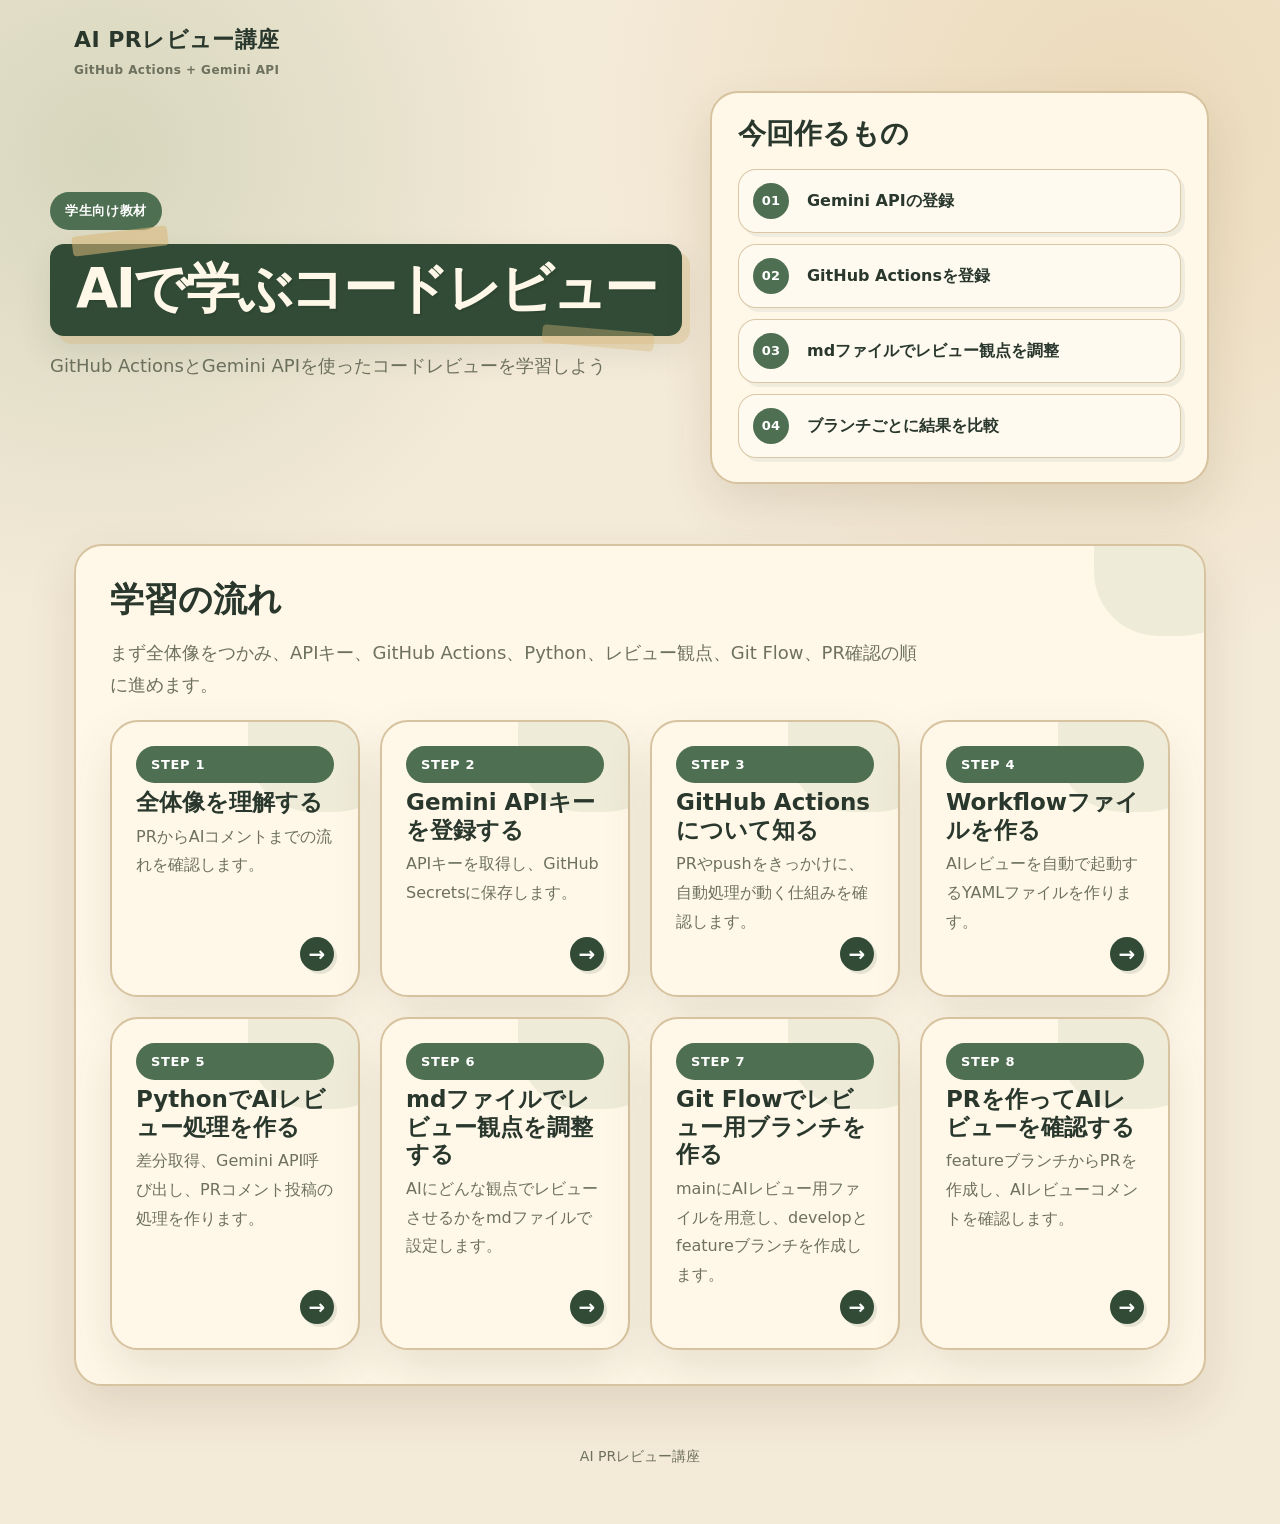
<file: index.html>
<!doctype html><html lang="ja"><head><meta charset="UTF-8"><meta name="viewport" content="width=device-width, initial-scale=1.0"><title>AI PRレビュー講座</title><link rel="stylesheet" href="css/style.css"></head><body>
<header class="header"><div class="container topbar"><div class="logo">AI PRレビュー講座<small>GitHub Actions + Gemini API</small></div></div><div class="container hero"><div class="hero-grid"><div class="hero-main"><span class="hero-badge">学生向け教材</span><div class="hero-title-band"><h1>AIで学ぶコードレビュー</h1></div><p class="hero-lead">GitHub ActionsとGemini APIを使ったコードレビューを学習しよう</p></div><aside class="hero-side compact"><h3>今回作るもの</h3><div class="feature-list"><div class="feature-item"><span>01</span><strong>Gemini APIの登録</strong></div><div class="feature-item"><span>02</span><strong>GitHub Actionsを登録</strong></div><div class="feature-item"><span>03</span><strong>mdファイルでレビュー観点を調整</strong></div><div class="feature-item"><span>04</span><strong>ブランチごとに結果を比較</strong></div></div></aside></div></div></header>
<main class="container"><section class="section"><h2>学習の流れ</h2><p class="lead">まず全体像をつかみ、APIキー、GitHub Actions、Python、レビュー観点、Git Flow、PR確認の順に進めます。</p><div class="step-grid">
<a class="step-card" href="step01.html"><span class="step-no">STEP 1</span><h3>全体像を理解する</h3><p>PRからAIコメントまでの流れを確認します。</p><div class="go">→</div></a>
<a class="step-card" href="step02.html"><span class="step-no">STEP 2</span><h3>Gemini APIキーを登録する</h3><p>APIキーを取得し、GitHub Secretsに保存します。</p><div class="go">→</div></a>
<a class="step-card" href="step03.html"><span class="step-no">STEP 3</span><h3>GitHub Actionsについて知る</h3><p>PRやpushをきっかけに、自動処理が動く仕組みを確認します。</p><div class="go">→</div></a>
<a class="step-card" href="step04.html"><span class="step-no">STEP 4</span><h3>Workflowファイルを作る</h3><p>AIレビューを自動で起動するYAMLファイルを作ります。</p><div class="go">→</div></a>
<a class="step-card" href="step05.html"><span class="step-no">STEP 5</span><h3>PythonでAIレビュー処理を作る</h3><p>差分取得、Gemini API呼び出し、PRコメント投稿の処理を作ります。</p><div class="go">→</div></a>
<a class="step-card" href="step06.html"><span class="step-no">STEP 6</span><h3>mdファイルでレビュー観点を調整する</h3><p>AIにどんな観点でレビューさせるかをmdファイルで設定します。</p><div class="go">→</div></a>
<a class="step-card" href="step07.html"><span class="step-no">STEP 7</span><h3>Git Flowでレビュー用ブランチを作る</h3><p>mainにAIレビュー用ファイルを用意し、developとfeatureブランチを作成します。</p><div class="go">→</div></a>
<a class="step-card" href="step08.html"><span class="step-no">STEP 8</span><h3>PRを作ってAIレビューを確認する</h3><p>featureブランチからPRを作成し、AIレビューコメントを確認します。</p><div class="go">→</div></a>
</div></section></main><div class="footer">AI PRレビュー講座</div><script src="js/main.js"></script></body></html>
</file>
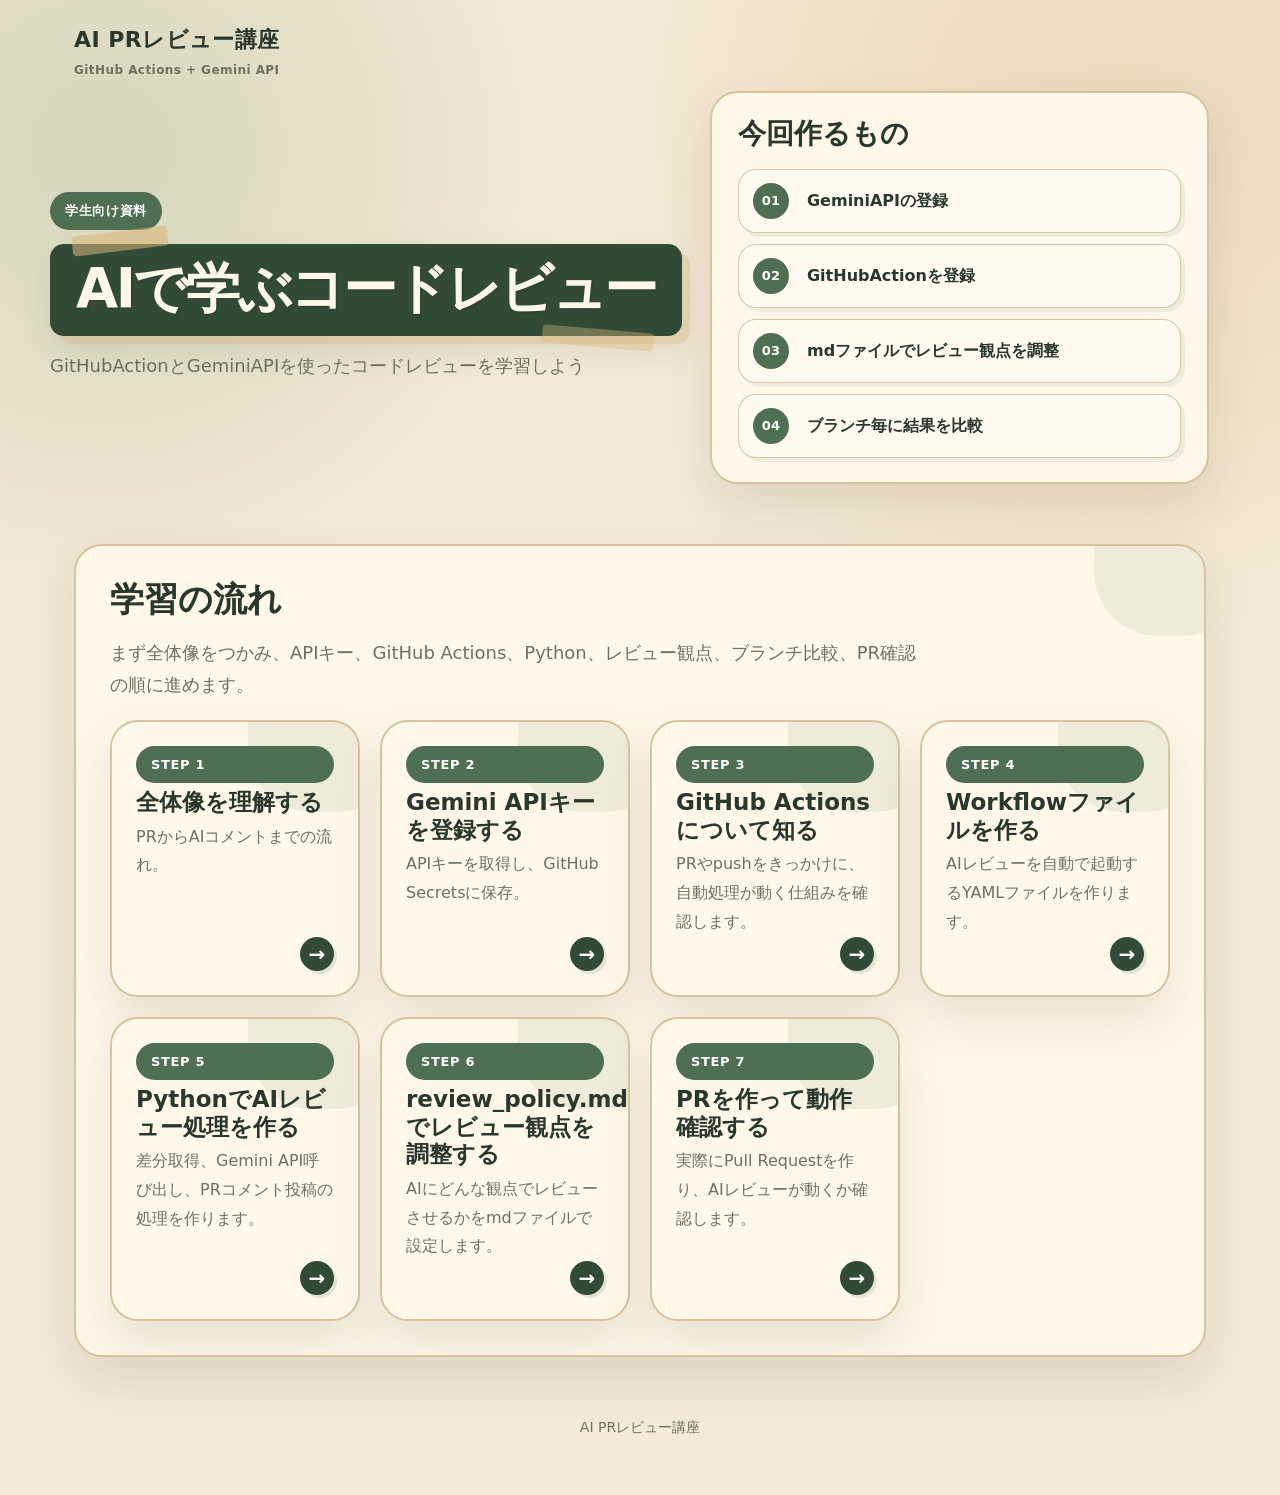
<file: pages/index.html>
<!doctype html><html lang="ja"><head><meta charset="UTF-8"><meta name="viewport" content="width=device-width, initial-scale=1.0"><title>AI PRレビュー講座</title><link rel="stylesheet" href="css/style.css"></head><body>
<header class="header"><div class="container topbar"><div class="logo">AI PRレビュー講座<small>GitHub Actions + Gemini API</small></div></div><div class="container hero"><div class="hero-grid"><div class="hero-main"><span class="hero-badge">学生向け資料</span><div class="hero-title-band"><h1>AIで学ぶコードレビュー</h1></div><p class="hero-lead">GitHubActionとGeminiAPIを使ったコードレビューを学習しよう</p></div><aside class="hero-side compact"><h3>今回作るもの</h3><div class="feature-list"><div class="feature-item"><span>01</span><strong>GeminiAPIの登録</strong></div><div class="feature-item"><span>02</span><strong>GitHubActionを登録</strong></div><div class="feature-item"><span>03</span><strong>mdファイルでレビュー観点を調整</strong></div><div class="feature-item"><span>04</span><strong>ブランチ毎に結果を比較</strong></div></div></aside></div></div></header>
<main class="container"><section class="section"><h2>学習の流れ</h2><p class="lead">まず全体像をつかみ、APIキー、GitHub Actions、Python、レビュー観点、ブランチ比較、PR確認の順に進めます。</p><div class="step-grid">
<a class="step-card" href="step01.html"><span class="step-no">STEP 1</span><h3>全体像を理解する</h3><p>PRからAIコメントまでの流れ。</p><div class="go">→</div></a>
<a class="step-card" href="step02.html"><span class="step-no">STEP 2</span><h3>Gemini APIキーを登録する</h3><p>APIキーを取得し、GitHub Secretsに保存。</p><div class="go">→</div></a>
<a class="step-card" href="step03.html"><span class="step-no">STEP 3</span><h3>GitHub Actionsについて知る</h3><p>PRやpushをきっかけに、自動処理が動く仕組みを確認します。</p><div class="go">→</div></a>
<a class="step-card" href="step04.html"><span class="step-no">STEP 4</span><h3>Workflowファイルを作る</h3><p>AIレビューを自動で起動するYAMLファイルを作ります。</p><div class="go">→</div></a>
<a class="step-card" href="step05.html"><span class="step-no">STEP 5</span><h3>PythonでAIレビュー処理を作る</h3><p>差分取得、Gemini API呼び出し、PRコメント投稿の処理を作ります。</p><div class="go">→</div></a>
<a class="step-card" href="step06.html"><span class="step-no">STEP 6</span><h3>review_policy.mdでレビュー観点を調整する</h3><p>AIにどんな観点でレビューさせるかをmdファイルで設定します。</p><div class="go">→</div></a>
<a class="step-card" href="step07.html"><span class="step-no">STEP 7</span><h3>PRを作って動作確認する</h3><p>実際にPull Requestを作り、AIレビューが動くか確認します。</p><div class="go">→</div></a>
</div></section></main><div class="footer">AI PRレビュー講座</div><script src="js/main.js"></script></body></html>
</file>
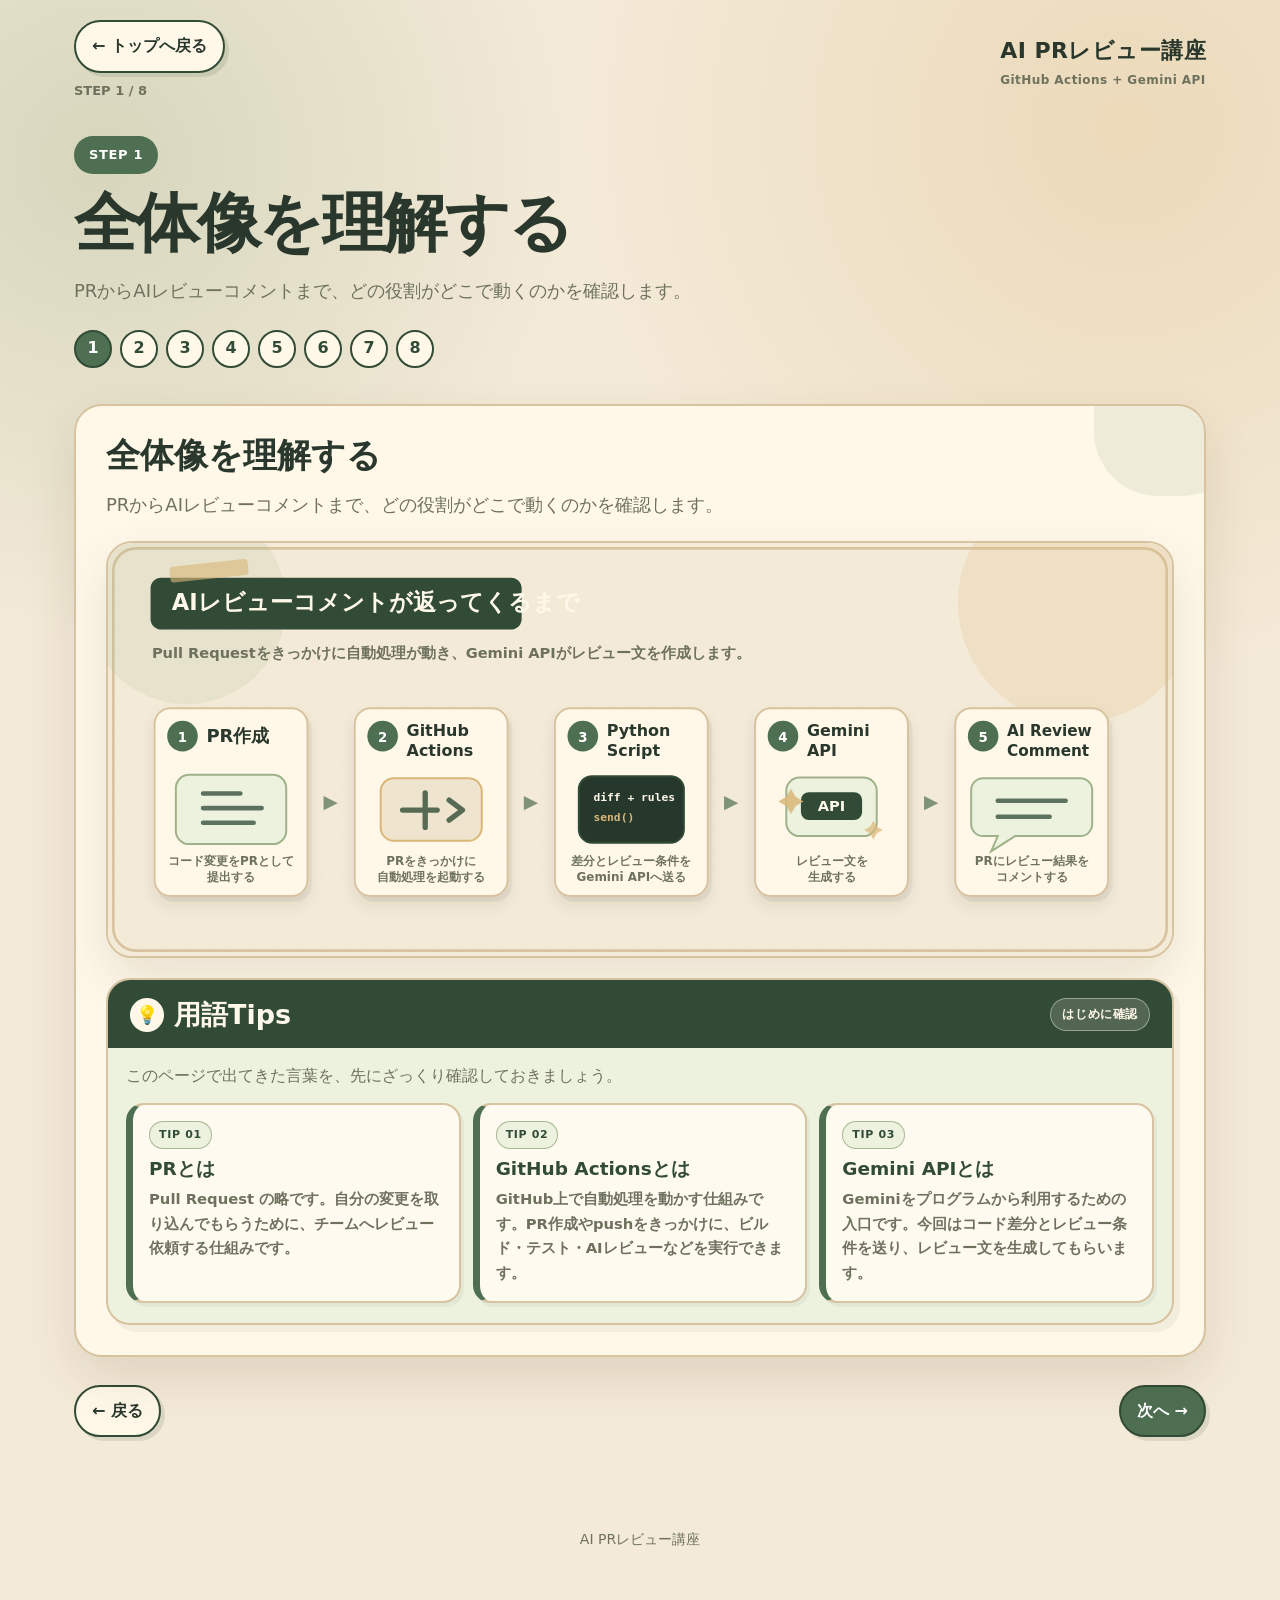
<file: step01.html>
<!doctype html><html lang="ja"><head><meta charset="UTF-8"><meta name="viewport" content="width=device-width, initial-scale=1.0"><title>STEP 1 | 全体像を理解する</title><link rel="stylesheet" href="css/style.css"></head><body>
<header class="header"><div class="container topbar"><div><a class="backlink" href="./">← トップへ戻る</a><div class="breadcrumbs">STEP 1 / 8</div></div><div class="logo">AI PRレビュー講座<small>GitHub Actions + Gemini API</small></div></div></header>
<main class="container"><div class="page-title"><span class="label">STEP 1</span><h1>全体像を理解する</h1><p>PRからAIレビューコメントまで、どの役割がどこで動くのかを確認します。</p><div class="progress"><a class="current" href="step01.html">1</a><a class="" href="step02.html">2</a><a class="" href="step03.html">3</a><a class="" href="step04.html">4</a><a class="" href="step05.html">5</a><a class="" href="step06.html">6</a><a class="" href="step07.html">7</a><a class="" href="step08.html">8</a></div></div>
<section class="section tips-section"><h2>全体像を理解する</h2><p class="lead">PRからAIレビューコメントまで、どの役割がどこで動くのかを確認します。</p><figure class="figure"><img src="assets/step1_ai_review_flow.svg" alt="AIレビューコメントが返ってくるまでの流れ"></figure><div class="tips-block"><div class="tips-heading"><div class="tips-title"><span class="tips-icon">💡</span><h2>用語Tips</h2></div><span class="tips-sub">はじめに確認</span></div><p class="lead">このページで出てきた言葉を、先にざっくり確認しておきましょう。</p><div class="tips-grid"><div class="tips-card"><span class="tips-label">TIP 01</span><h3>PRとは</h3><p>Pull Request の略です。自分の変更を取り込んでもらうために、チームへレビュー依頼する仕組みです。</p></div><div class="tips-card"><span class="tips-label">TIP 02</span><h3>GitHub Actionsとは</h3><p>GitHub上で自動処理を動かす仕組みです。PR作成やpushをきっかけに、ビルド・テスト・AIレビューなどを実行できます。</p></div><div class="tips-card"><span class="tips-label">TIP 03</span><h3>Gemini APIとは</h3><p>Geminiをプログラムから利用するための入口です。今回はコード差分とレビュー条件を送り、レビュー文を生成してもらいます。</p></div></div></div></section>
<div class="nav-footer"><a class="btn" href="./">← 戻る</a><a class="btn primary" href="step02.html">次へ →</a></div></main><div class="footer">AI PRレビュー講座</div><script src="js/main.js"></script></body></html>
</file>
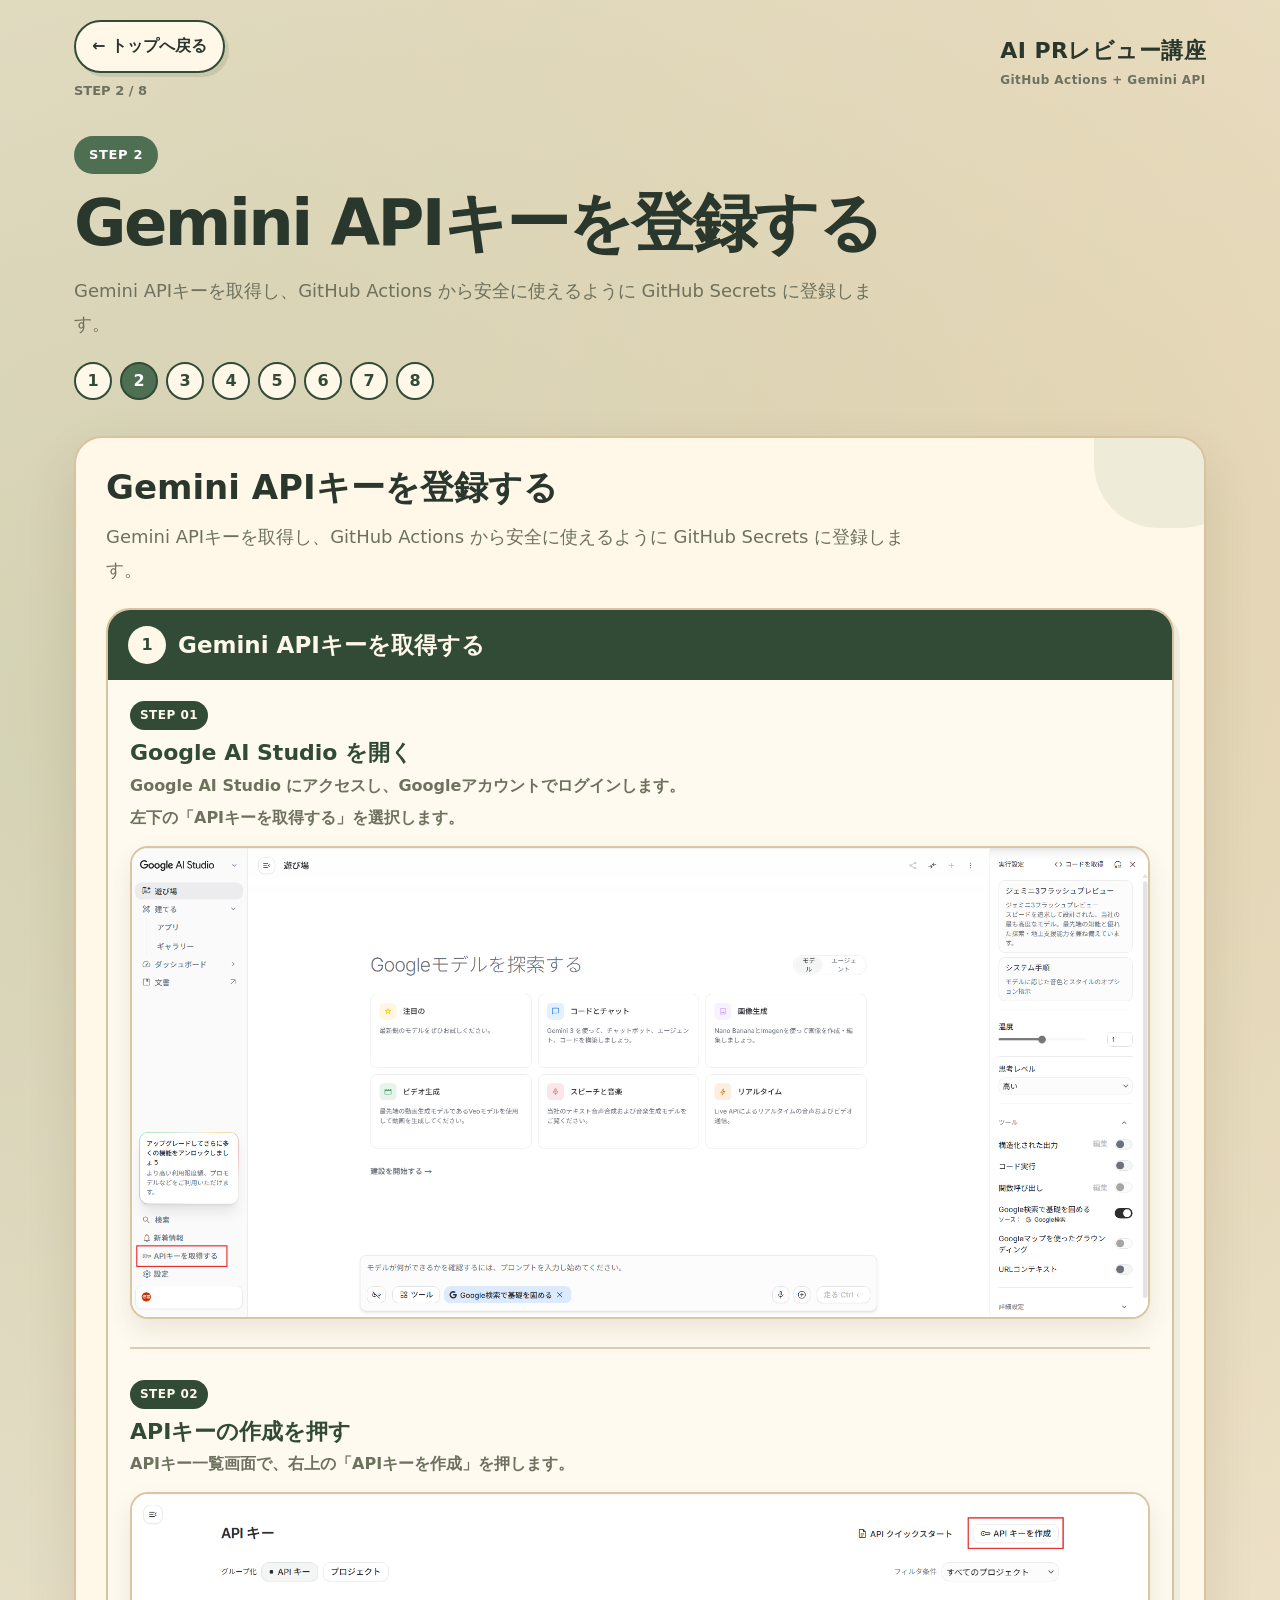
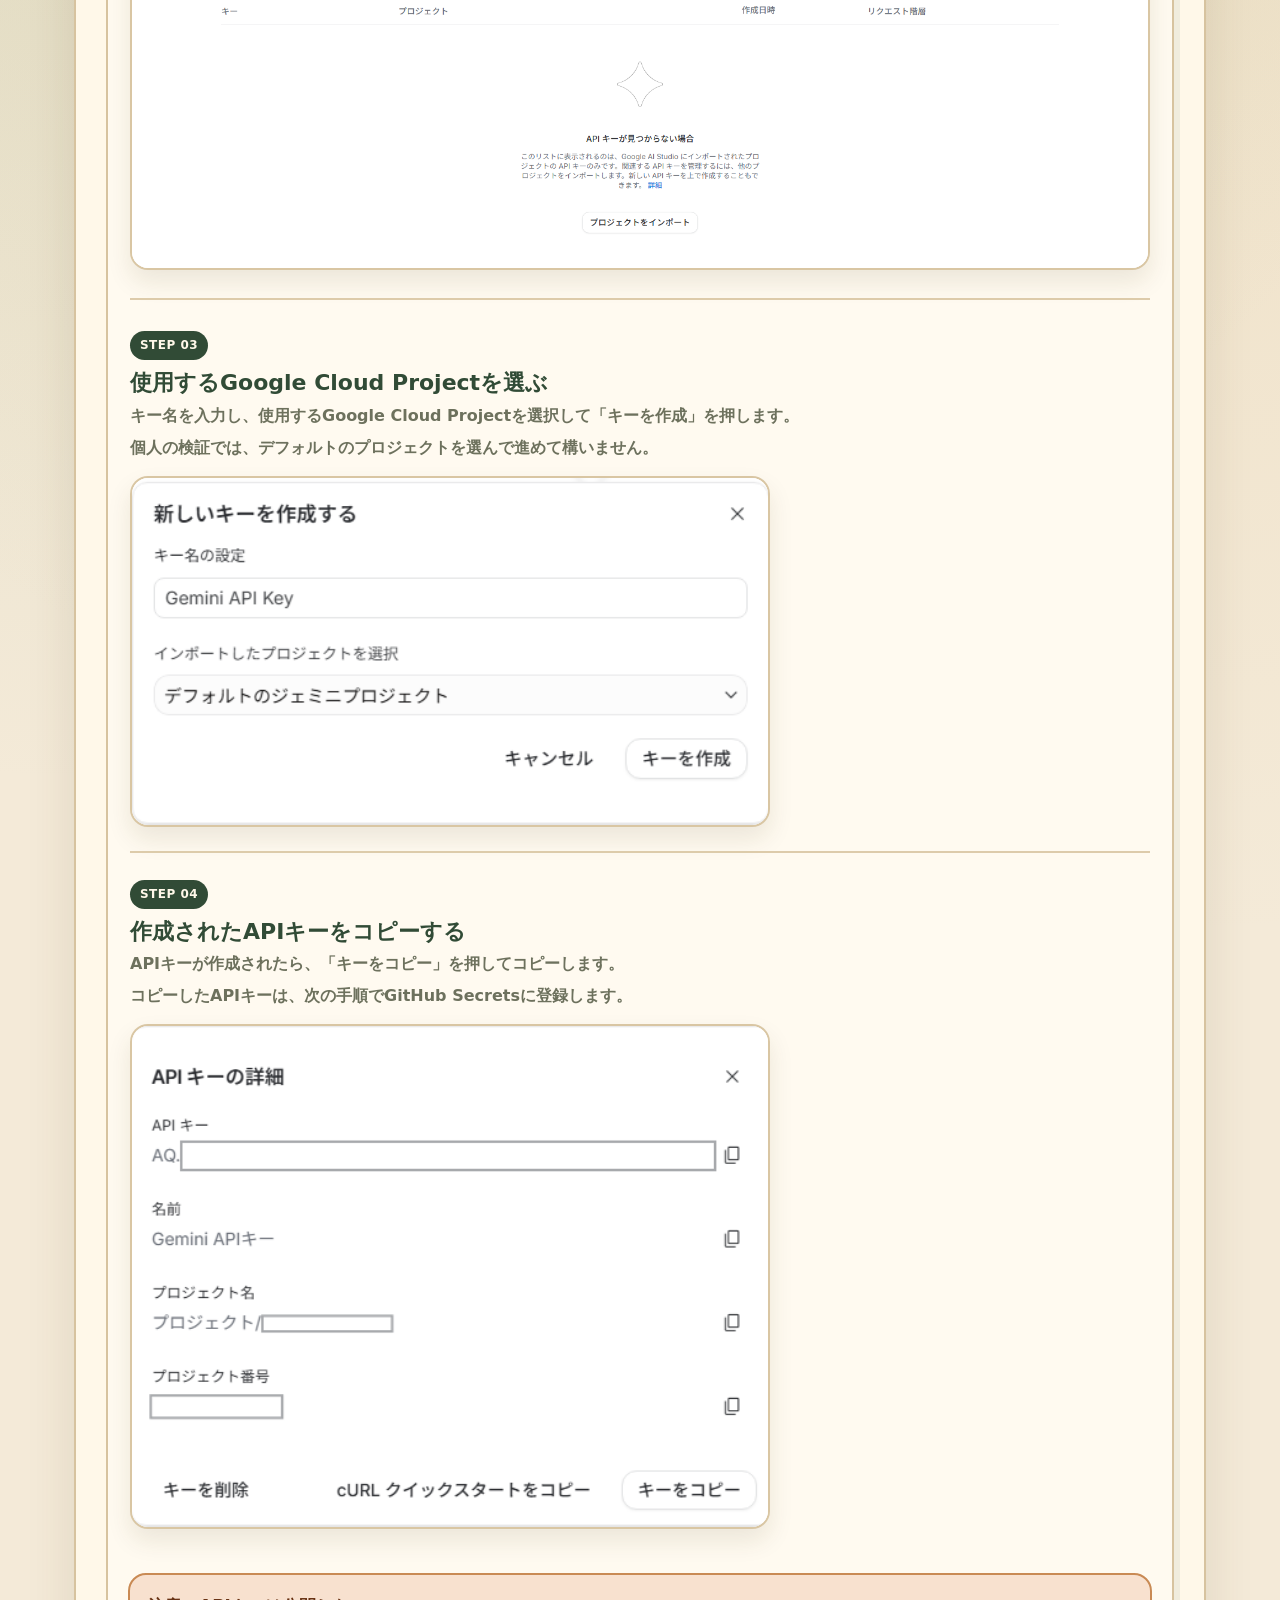
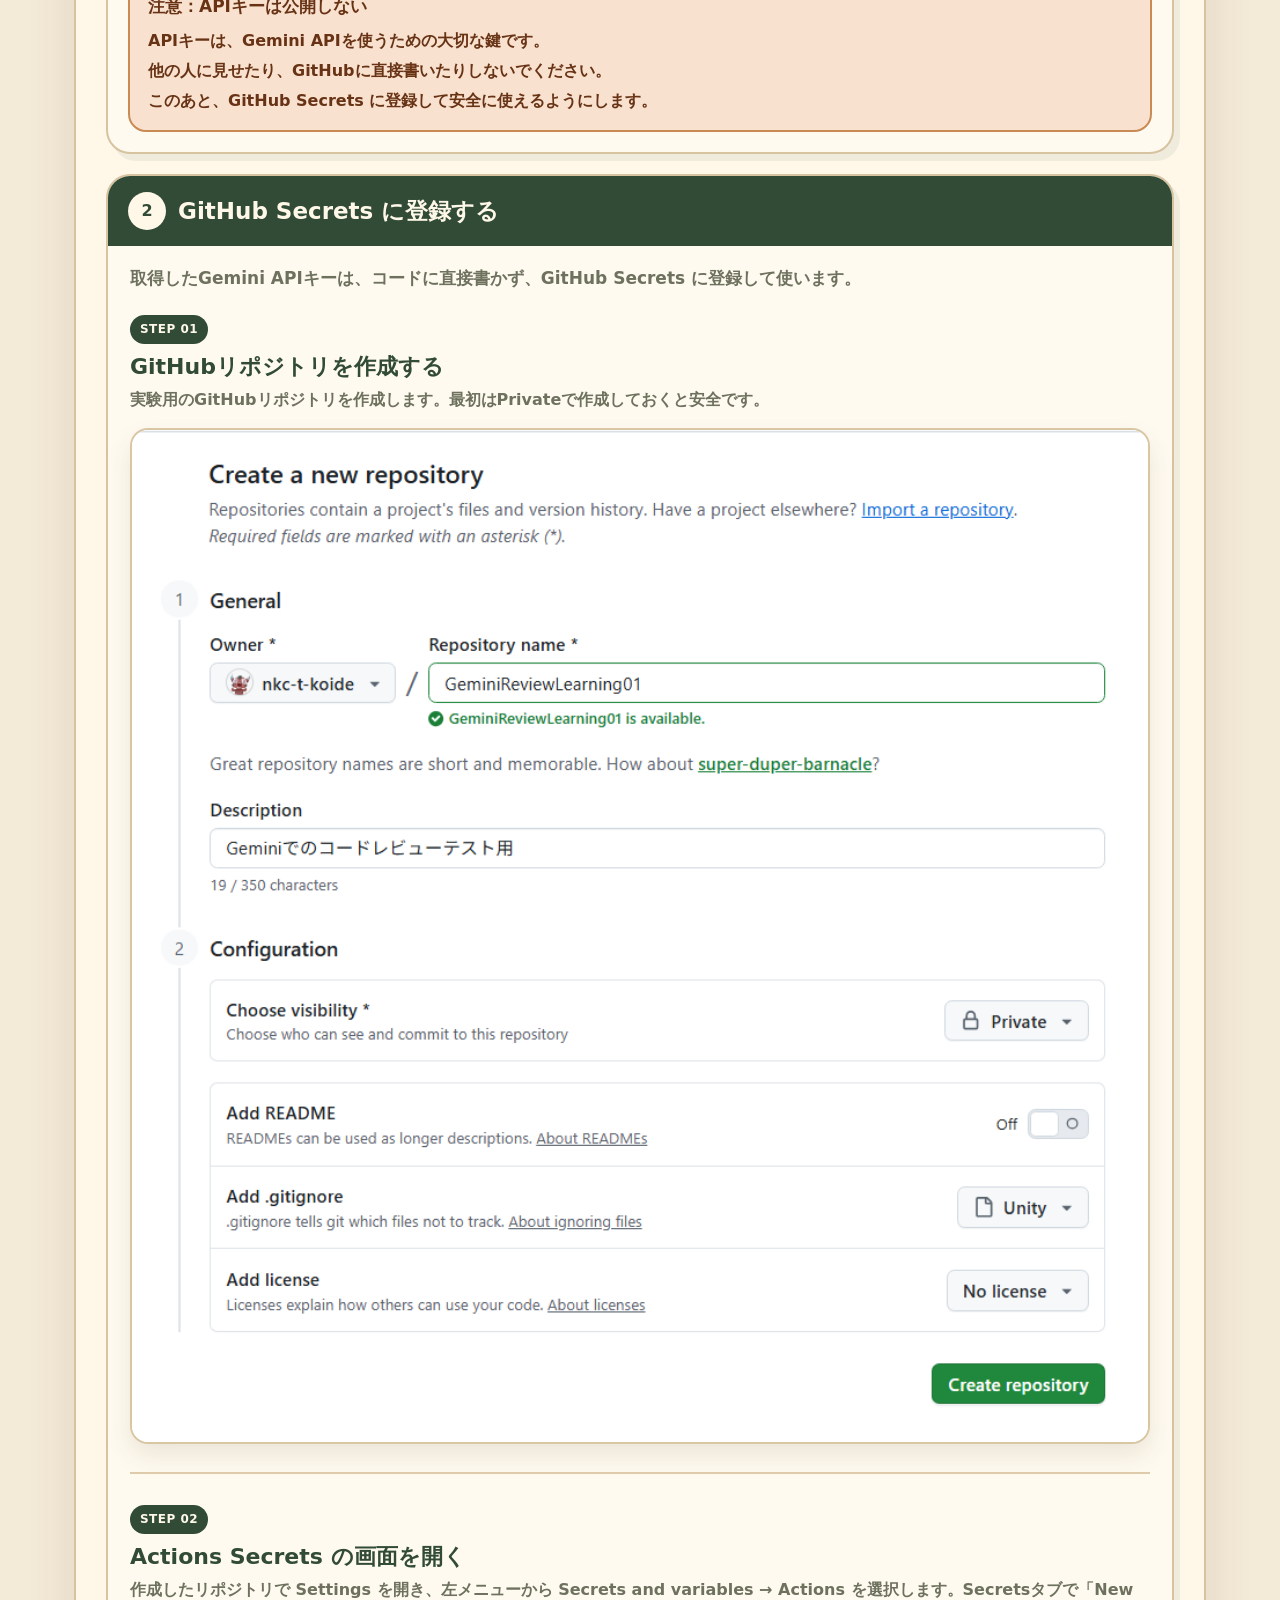
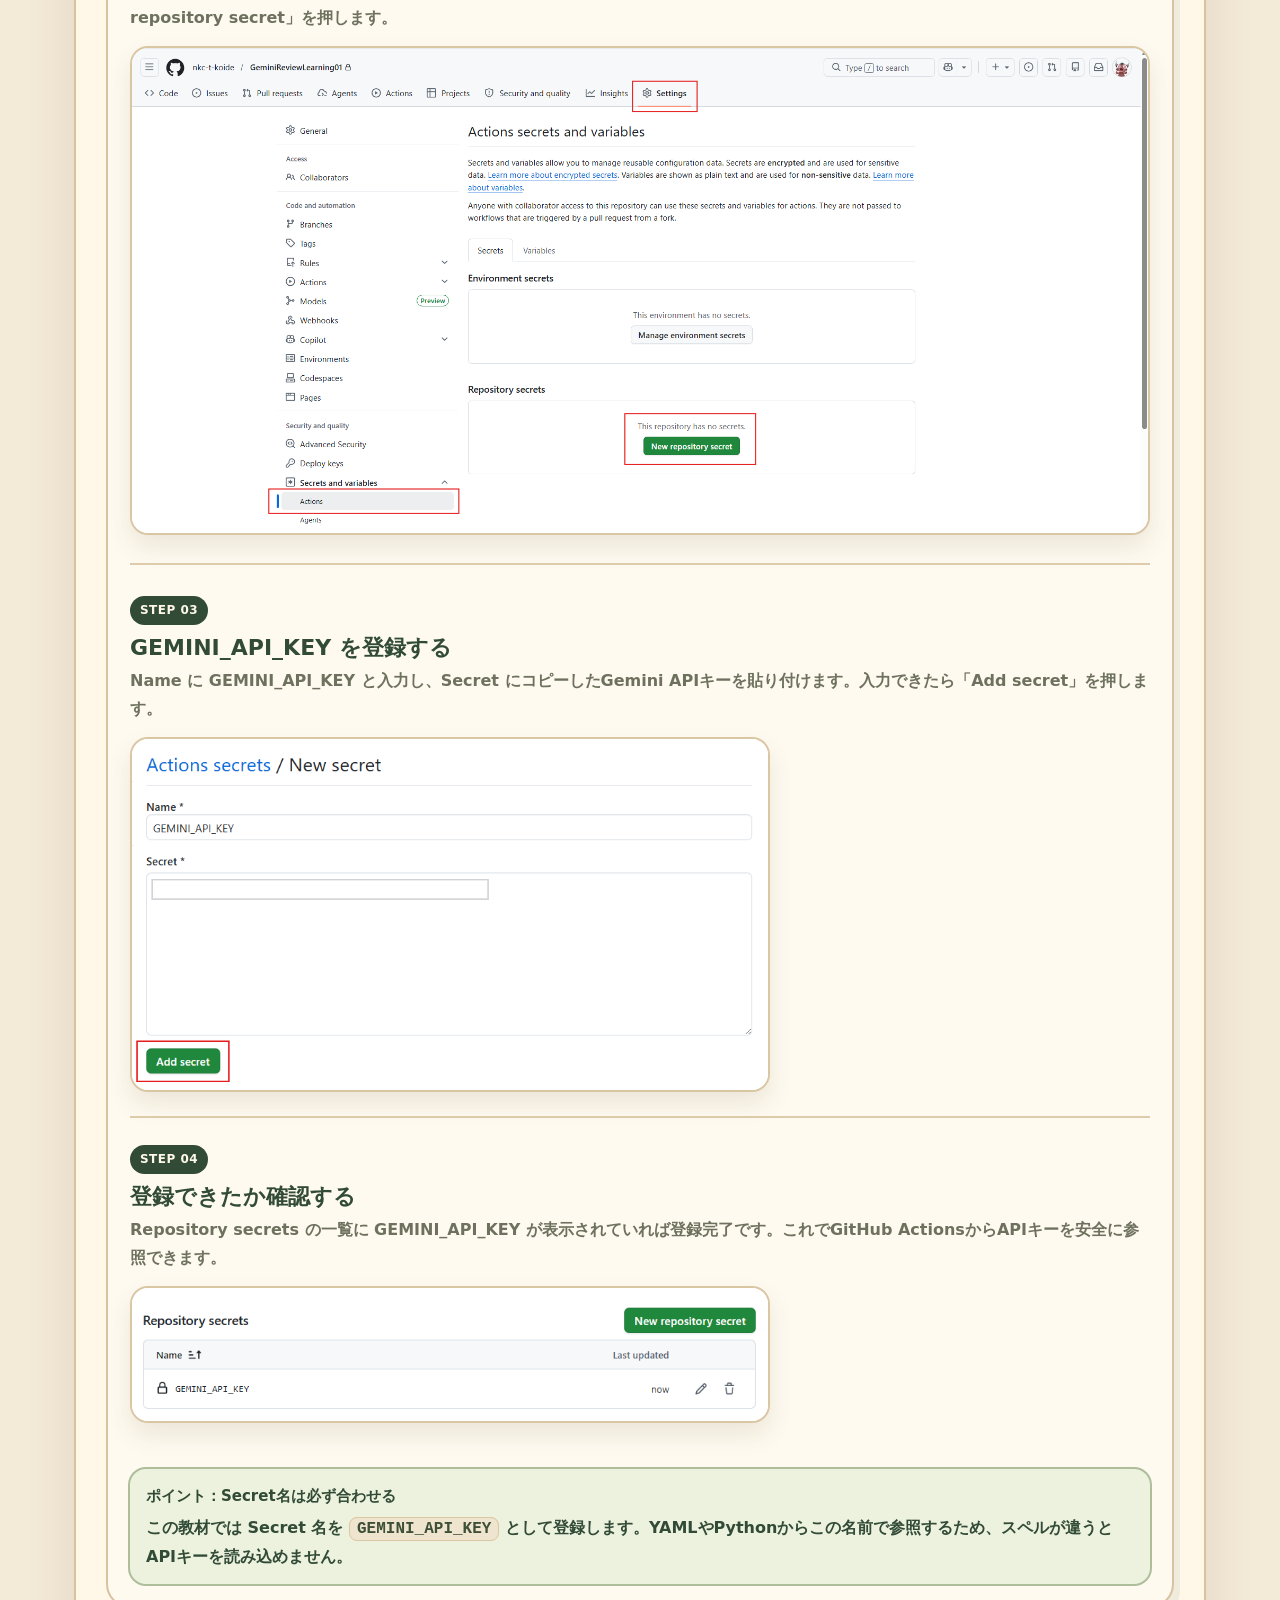
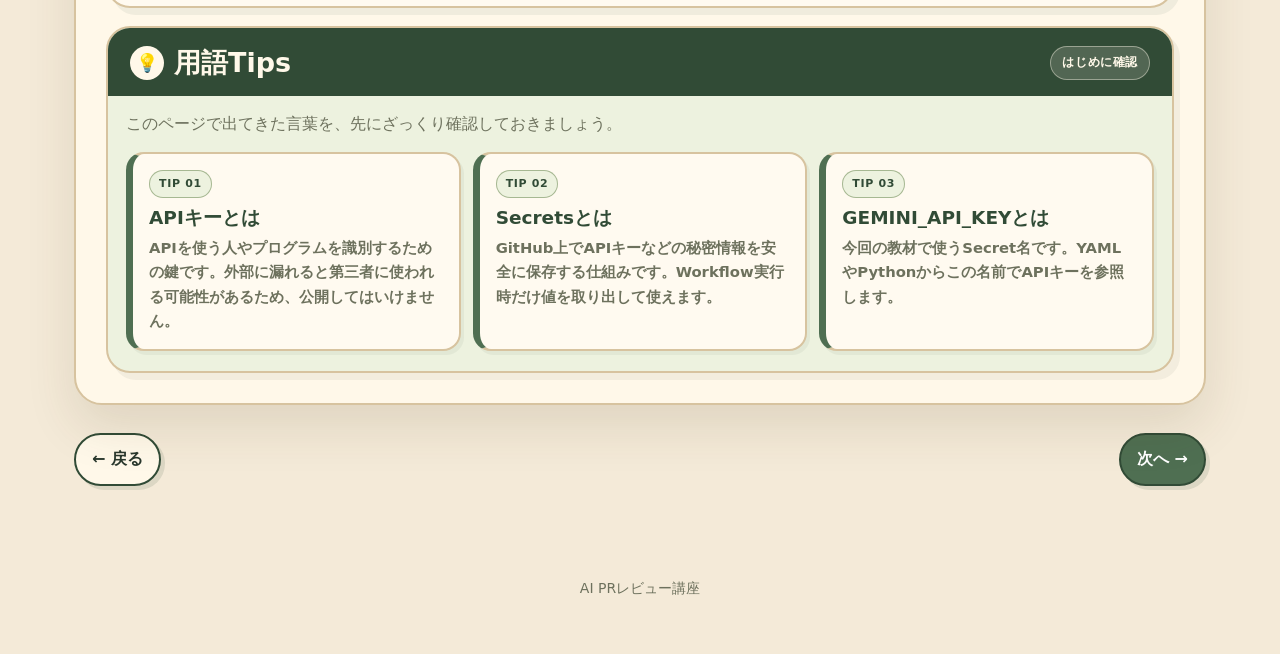
<file: step02.html>
<!doctype html><html lang="ja"><head><meta charset="UTF-8"><meta name="viewport" content="width=device-width, initial-scale=1.0"><title>STEP 2 | Gemini APIキーを登録する</title><link rel="stylesheet" href="css/style.css"></head><body>
<header class="header"><div class="container topbar"><div><a class="backlink" href="./">← トップへ戻る</a><div class="breadcrumbs">STEP 2 / 8</div></div><div class="logo">AI PRレビュー講座<small>GitHub Actions + Gemini API</small></div></div></header>
<main class="container"><div class="page-title"><span class="label">STEP 2</span><h1>Gemini APIキーを登録する</h1><p>Gemini APIキーを取得し、GitHub Actions から安全に使えるように GitHub Secrets に登録します。</p><div class="progress"><a class="" href="step01.html">1</a><a class="current" href="step02.html">2</a><a class="" href="step03.html">3</a><a class="" href="step04.html">4</a><a class="" href="step05.html">5</a><a class="" href="step06.html">6</a><a class="" href="step07.html">7</a><a class="" href="step08.html">8</a></div></div>
<section class="section tips-section"><h2>Gemini APIキーを登録する</h2><p class="lead">Gemini APIキーを取得し、GitHub Actions から安全に使えるように GitHub Secrets に登録します。</p><div class="procedure-list"><article class="procedure-card"><div class="procedure-heading"><span>1</span><h3>Gemini APIキーを取得する</h3></div><div class="screenshot-flow"><figure class="screenshot-step"><figcaption><span class="screenshot-no">STEP 01</span><strong>Google AI Studio を開く</strong><p>Google AI Studio にアクセスし、Googleアカウントでログインします。</p><p>左下の「APIキーを取得する」を選択します。</p></figcaption><img class="step-image step-image-wide" src="assets/step2-ai-studio-open.png" alt="Google AI StudioでAPIキー取得メニューを開く画面"></figure><figure class="screenshot-step"><figcaption><span class="screenshot-no">STEP 02</span><strong>APIキーの作成を押す</strong><p>APIキー一覧画面で、右上の「APIキーを作成」を押します。</p></figcaption><img class="step-image step-image-wide" src="assets/step2-api-key-create.png" alt="APIキー一覧画面でAPIキーを作成するボタン"></figure><figure class="screenshot-step screenshot-step-dialog"><figcaption><span class="screenshot-no">STEP 03</span><strong>使用するGoogle Cloud Projectを選ぶ</strong><p>キー名を入力し、使用するGoogle Cloud Projectを選択して「キーを作成」を押します。</p><p>個人の検証では、デフォルトのプロジェクトを選んで進めて構いません。</p></figcaption><img class="step-image step-image-dialog" src="assets/step2-project-select.png" alt="Gemini APIキー作成時にプロジェクトを選ぶ画面"></figure><figure class="screenshot-step screenshot-step-dialog"><figcaption><span class="screenshot-no">STEP 04</span><strong>作成されたAPIキーをコピーする</strong><p>APIキーが作成されたら、「キーをコピー」を押してコピーします。</p><p>コピーしたAPIキーは、次の手順でGitHub Secretsに登録します。</p></figcaption><img class="step-image step-image-dialog" src="assets/step2-api-key-copy.png" alt="作成されたGemini APIキーをコピーする画面"></figure></div><div class="security-note"><strong>注意：APIキーは公開しない</strong><p>APIキーは、Gemini APIを使うための大切な鍵です。</p><p>他の人に見せたり、GitHubに直接書いたりしないでください。</p><p>このあと、GitHub Secrets に登録して安全に使えるようにします。</p></div></article><article class="procedure-card"><div class="procedure-heading"><span>2</span><h3>GitHub Secrets に登録する</h3></div><p class="procedure-lead">取得したGemini APIキーは、コードに直接書かず、GitHub Secrets に登録して使います。</p><div class="screenshot-flow"><figure class="screenshot-step"><figcaption><span class="screenshot-no">STEP 01</span><strong>GitHubリポジトリを作成する</strong><p>実験用のGitHubリポジトリを作成します。最初はPrivateで作成しておくと安全です。</p></figcaption><img class="step-image step-image-wide" src="assets/step2-github-repo-create.png" alt="GitHubで実験用リポジトリを作成する画面"></figure><figure class="screenshot-step"><figcaption><span class="screenshot-no">STEP 02</span><strong>Actions Secrets の画面を開く</strong><p>作成したリポジトリで Settings を開き、左メニューから Secrets and variables → Actions を選択します。Secretsタブで「New repository secret」を押します。</p></figcaption><img class="step-image step-image-wide" src="assets/step2-github-secrets-open.png" alt="GitHubのActions secrets画面でNew repository secretを押す画面"></figure><figure class="screenshot-step screenshot-step-dialog"><figcaption><span class="screenshot-no">STEP 03</span><strong>GEMINI_API_KEY を登録する</strong><p>Name に GEMINI_API_KEY と入力し、Secret にコピーしたGemini APIキーを貼り付けます。入力できたら「Add secret」を押します。</p></figcaption><img class="step-image step-image-dialog" src="assets/step2-github-secret-add.png" alt="GitHub SecretsにGEMINI_API_KEYを登録する画面"></figure><figure class="screenshot-step screenshot-step-dialog"><figcaption><span class="screenshot-no">STEP 04</span><strong>登録できたか確認する</strong><p>Repository secrets の一覧に GEMINI_API_KEY が表示されていれば登録完了です。これでGitHub ActionsからAPIキーを安全に参照できます。</p></figcaption><img class="step-image step-image-dialog" src="assets/step2-github-secret-confirm.png" alt="GitHub SecretsにGEMINI_API_KEYが追加された画面"></figure></div><div class="procedure-note"><strong>ポイント：Secret名は必ず合わせる</strong><p>この教材では Secret 名を <code>GEMINI_API_KEY</code> として登録します。YAMLやPythonからこの名前で参照するため、スペルが違うとAPIキーを読み込めません。</p></div></article></div><div class="tips-block"><div class="tips-heading"><div class="tips-title"><span class="tips-icon">💡</span><h2>用語Tips</h2></div><span class="tips-sub">はじめに確認</span></div><p class="lead">このページで出てきた言葉を、先にざっくり確認しておきましょう。</p><div class="tips-grid"><div class="tips-card"><span class="tips-label">TIP 01</span><h3>APIキーとは</h3><p>APIを使う人やプログラムを識別するための鍵です。外部に漏れると第三者に使われる可能性があるため、公開してはいけません。</p></div><div class="tips-card"><span class="tips-label">TIP 02</span><h3>Secretsとは</h3><p>GitHub上でAPIキーなどの秘密情報を安全に保存する仕組みです。Workflow実行時だけ値を取り出して使えます。</p></div><div class="tips-card"><span class="tips-label">TIP 03</span><h3>GEMINI_API_KEYとは</h3><p>今回の教材で使うSecret名です。YAMLやPythonからこの名前でAPIキーを参照します。</p></div></div></div></section>
<div class="nav-footer"><a class="btn" href="step01.html">← 戻る</a><a class="btn primary" href="step03.html">次へ →</a></div></main><div class="footer">AI PRレビュー講座</div><script src="js/main.js"></script></body></html>
</file>
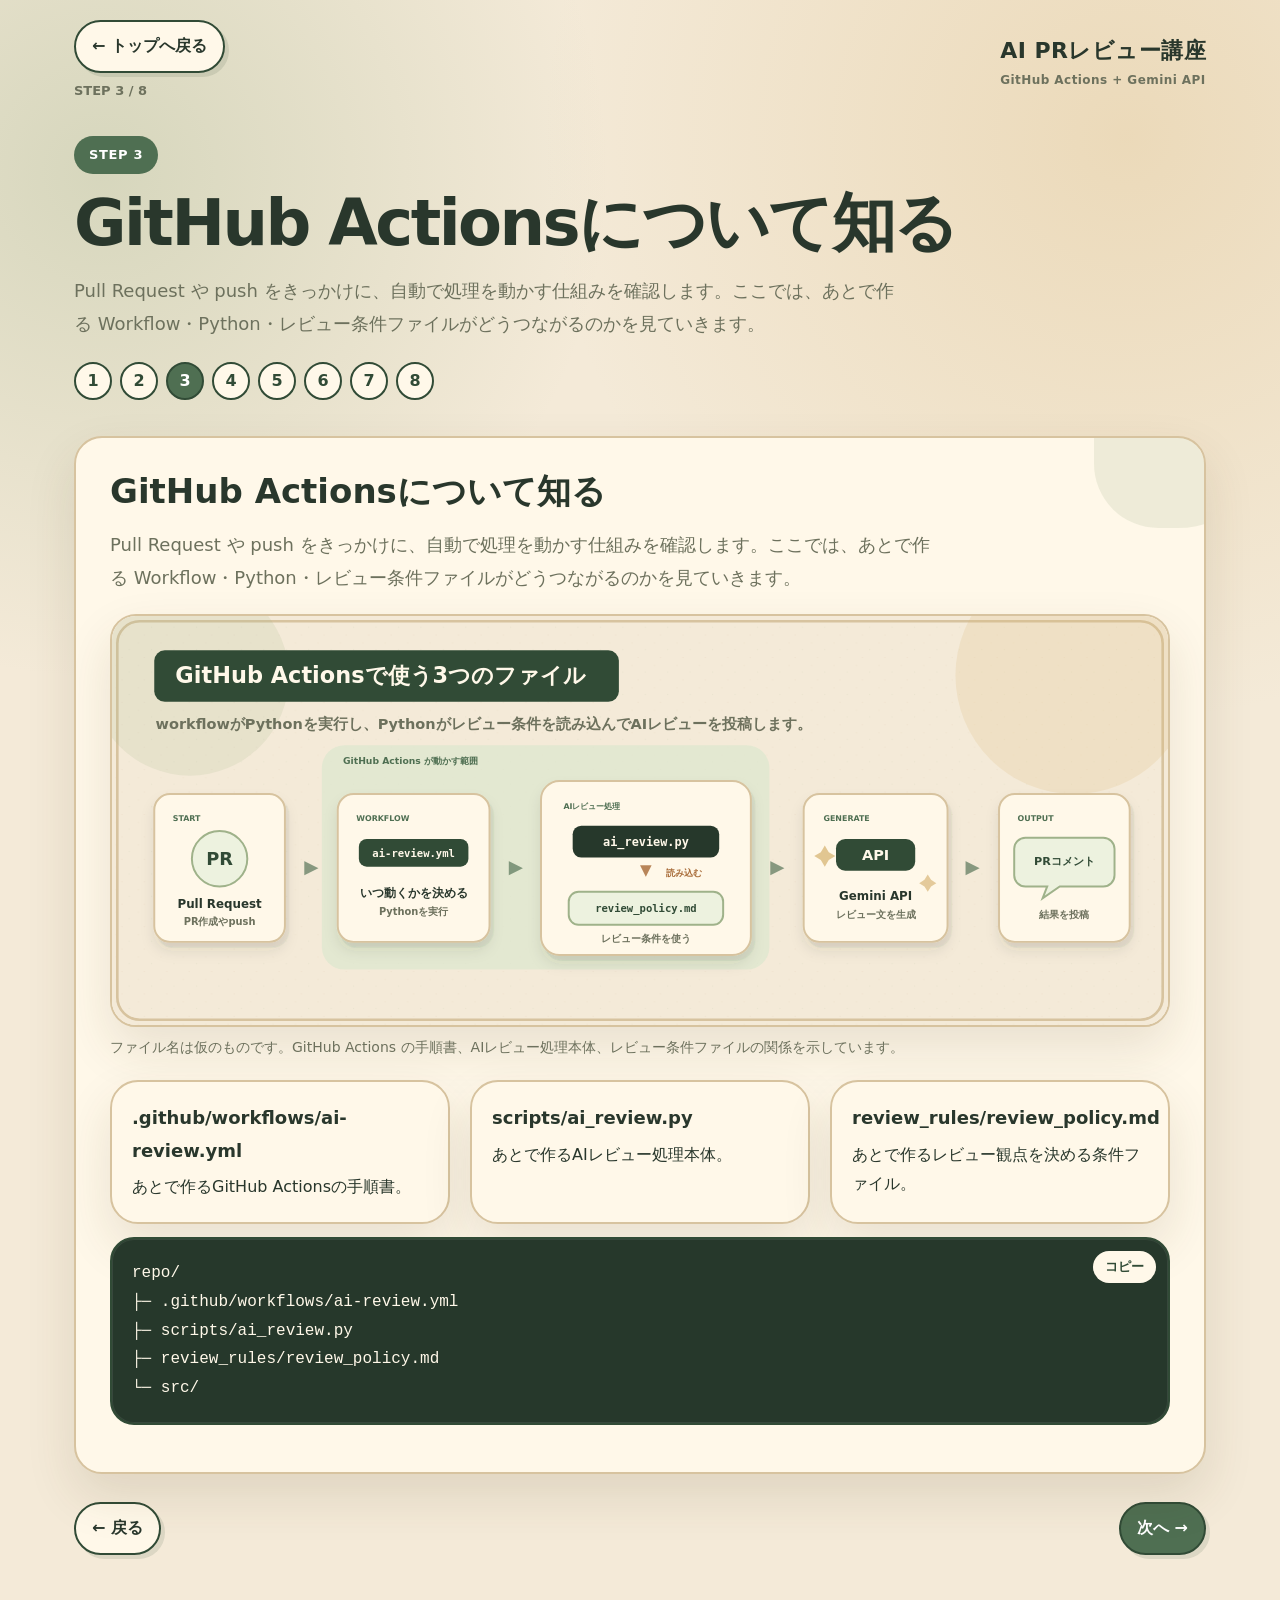
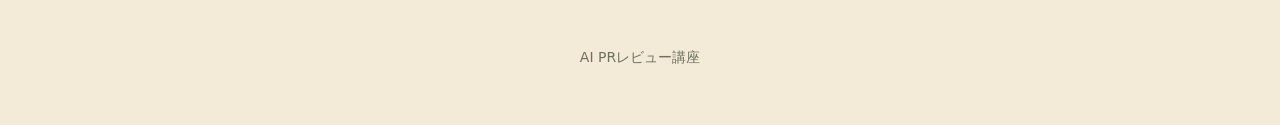
<file: step03.html>
<!doctype html><html lang="ja"><head><meta charset="UTF-8"><meta name="viewport" content="width=device-width, initial-scale=1.0"><title>STEP 3 | GitHub Actionsについて知る</title><link rel="stylesheet" href="css/style.css"></head><body>
<header class="header"><div class="container topbar"><div><a class="backlink" href="./">← トップへ戻る</a><div class="breadcrumbs">STEP 3 / 8</div></div><div class="logo">AI PRレビュー講座<small>GitHub Actions + Gemini API</small></div></div></header>
<main class="container"><div class="page-title"><span class="label">STEP 3</span><h1>GitHub Actionsについて知る</h1><p>Pull Request や push をきっかけに、自動で処理を動かす仕組みを確認します。ここでは、あとで作る Workflow・Python・レビュー条件ファイルがどうつながるのかを見ていきます。</p><div class="progress"><a class="" href="step01.html">1</a><a class="" href="step02.html">2</a><a class="current" href="step03.html">3</a><a class="" href="step04.html">4</a><a class="" href="step05.html">5</a><a class="" href="step06.html">6</a><a class="" href="step07.html">7</a><a class="" href="step08.html">8</a></div></div>
<section class="section"><h2>GitHub Actionsについて知る</h2><p class="lead">Pull Request や push をきっかけに、自動で処理を動かす仕組みを確認します。ここでは、あとで作る Workflow・Python・レビュー条件ファイルがどうつながるのかを見ていきます。</p><figure class="figure"><img src="assets/step3_actions_file_flow.svg" alt="GitHub Actionsで使う3つのファイルの関係図"><figcaption>ファイル名は仮のものです。GitHub Actions の手順書、AIレビュー処理本体、レビュー条件ファイルの関係を示しています。</figcaption></figure><div class="info-grid"><div class="info-box"><strong>.github/workflows/ai-review.yml</strong>あとで作るGitHub Actionsの手順書。</div><div class="info-box"><strong>scripts/ai_review.py</strong>あとで作るAIレビュー処理本体。</div><div class="info-box"><strong>review_rules/review_policy.md</strong>あとで作るレビュー観点を決める条件ファイル。</div></div><pre><code>repo/
├─ .github/workflows/ai-review.yml
├─ scripts/ai_review.py
├─ review_rules/review_policy.md
└─ src/</code></pre></section>
<div class="nav-footer"><a class="btn" href="step02.html">← 戻る</a><a class="btn primary" href="step04.html">次へ →</a></div></main><div class="footer">AI PRレビュー講座</div><script src="js/main.js"></script></body></html>
</file>
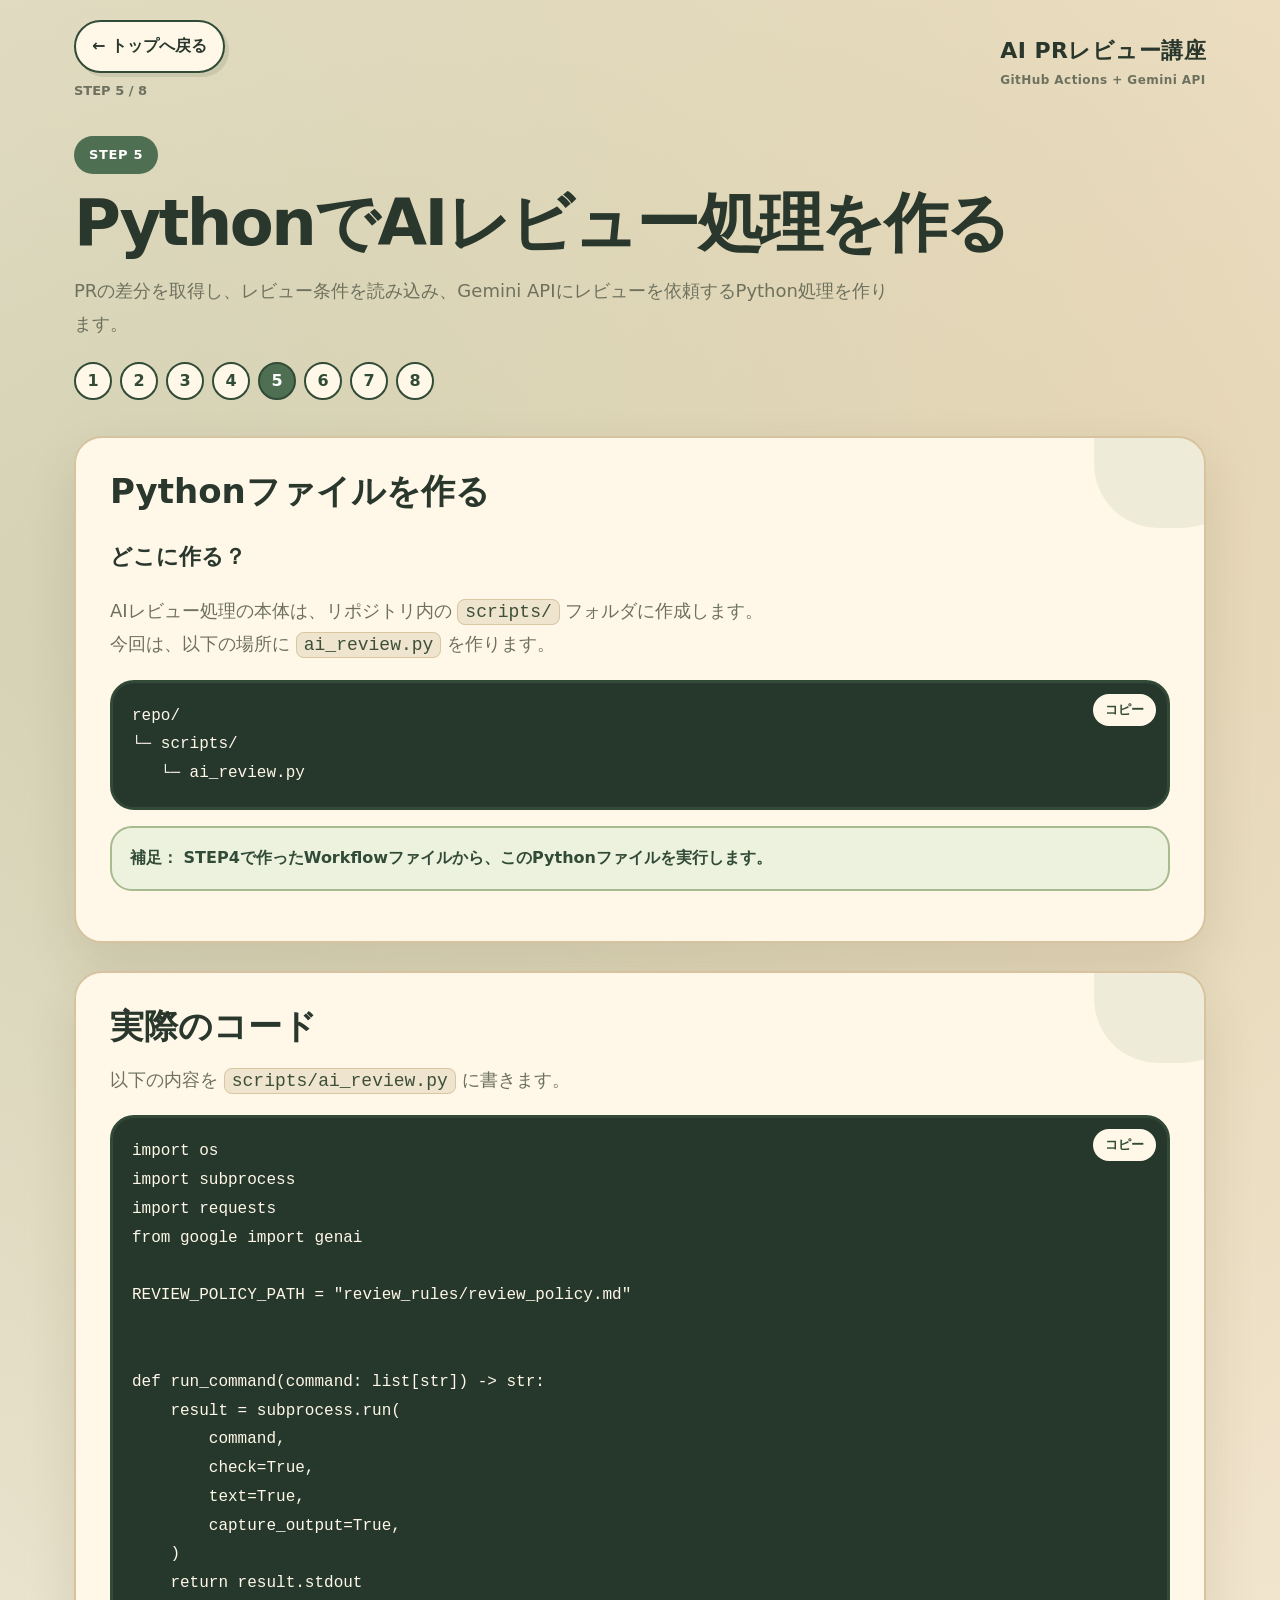
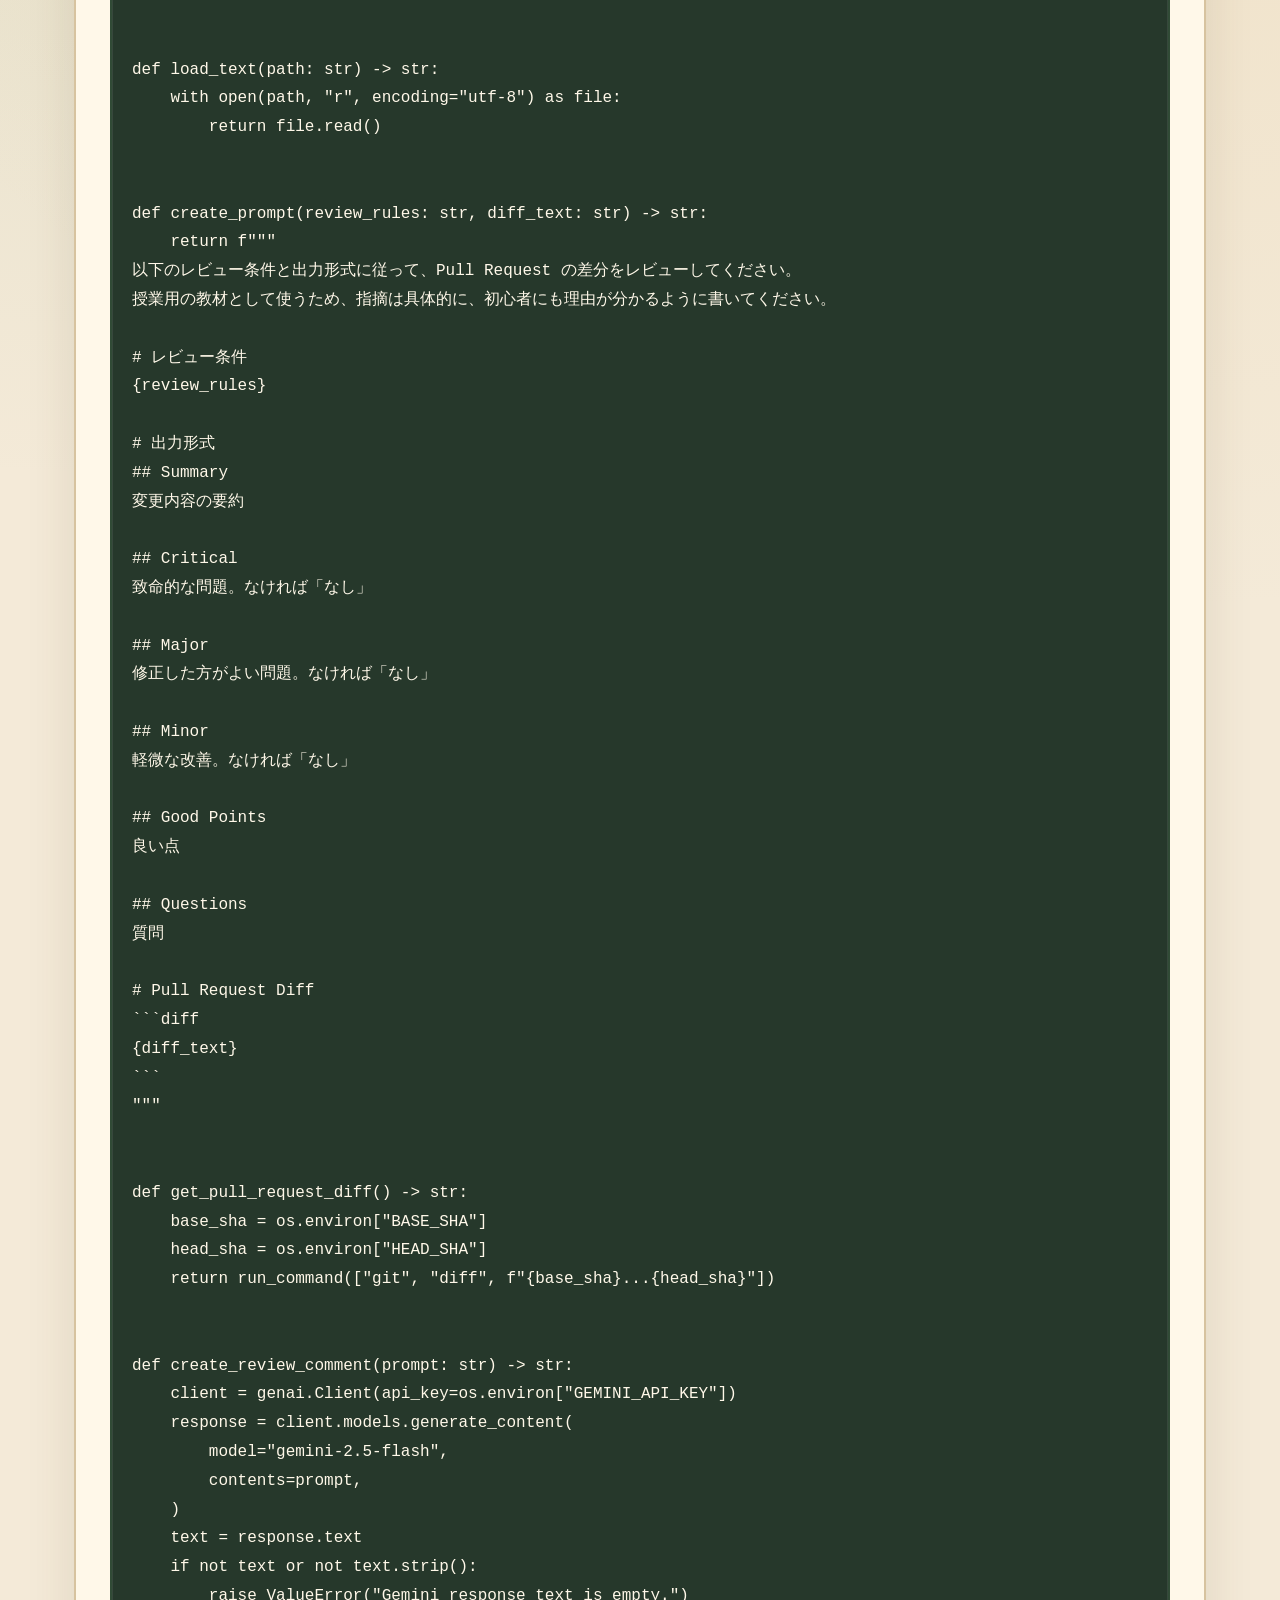
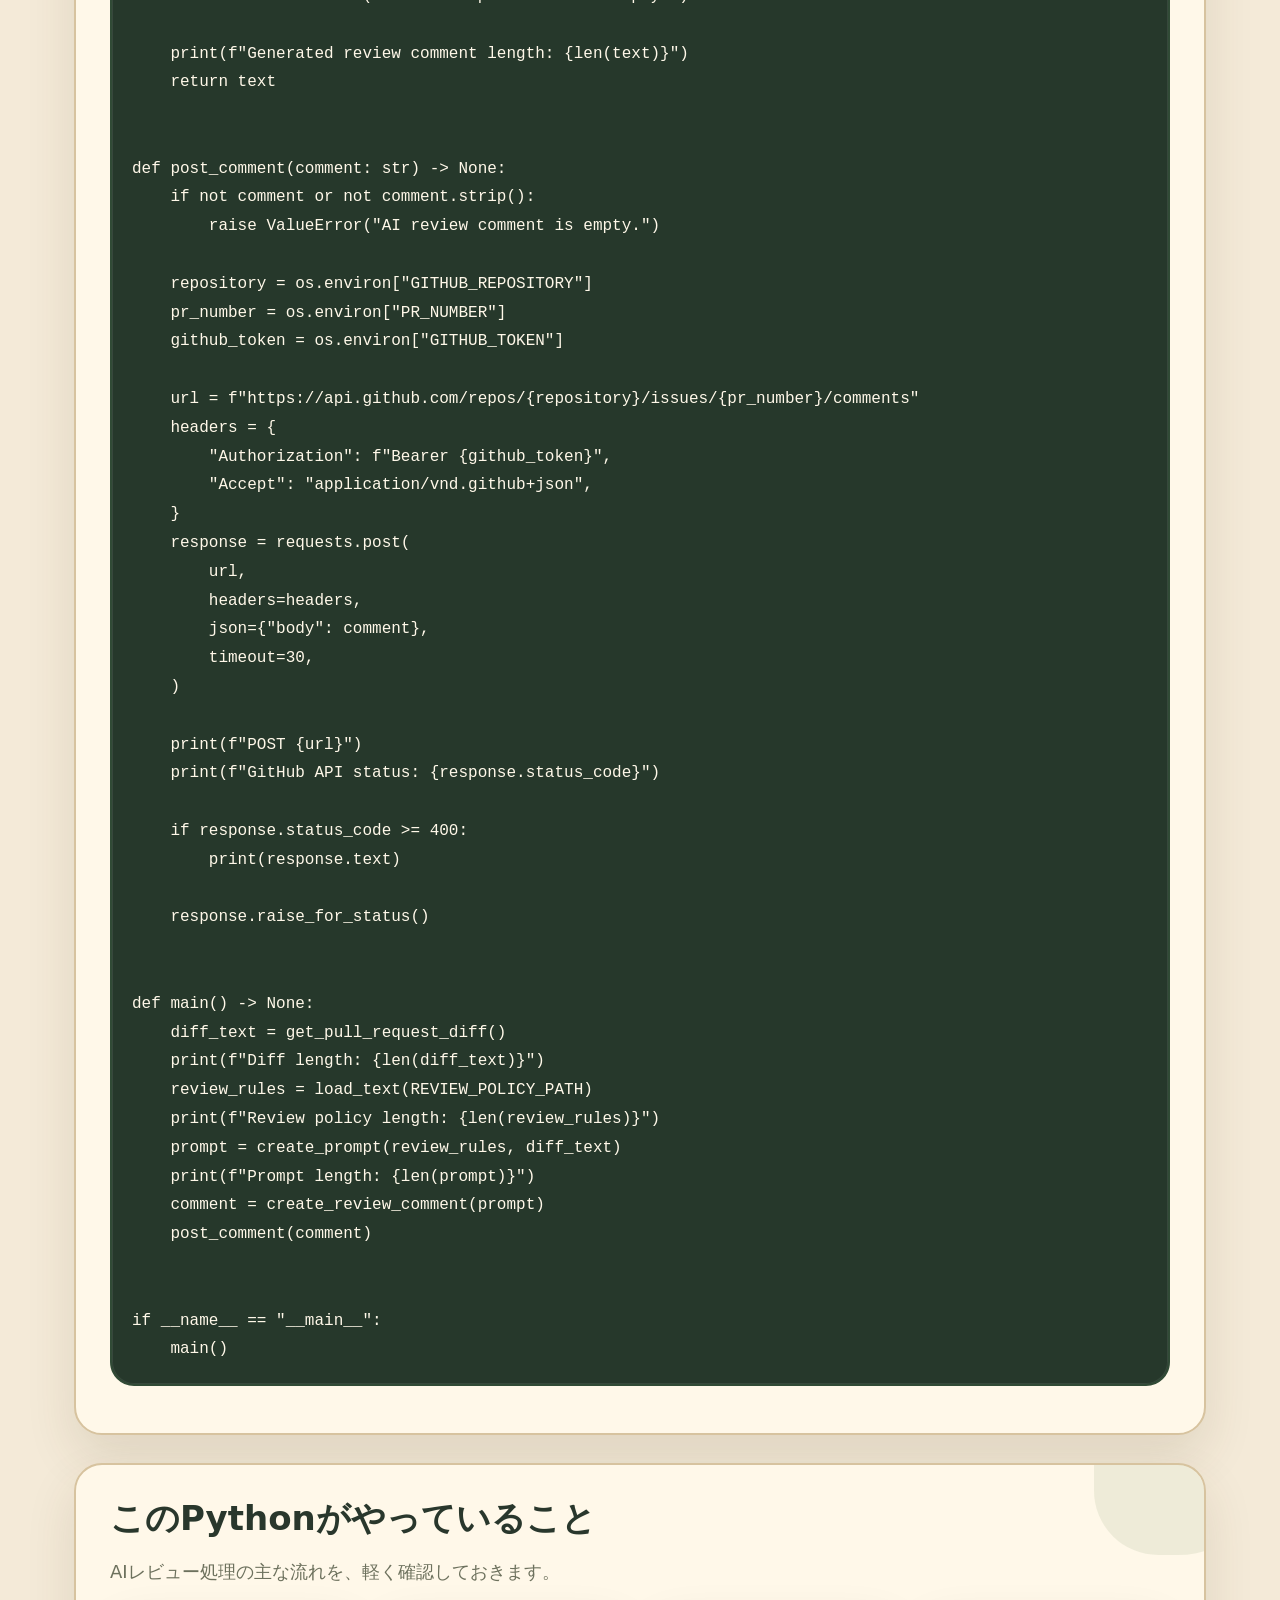
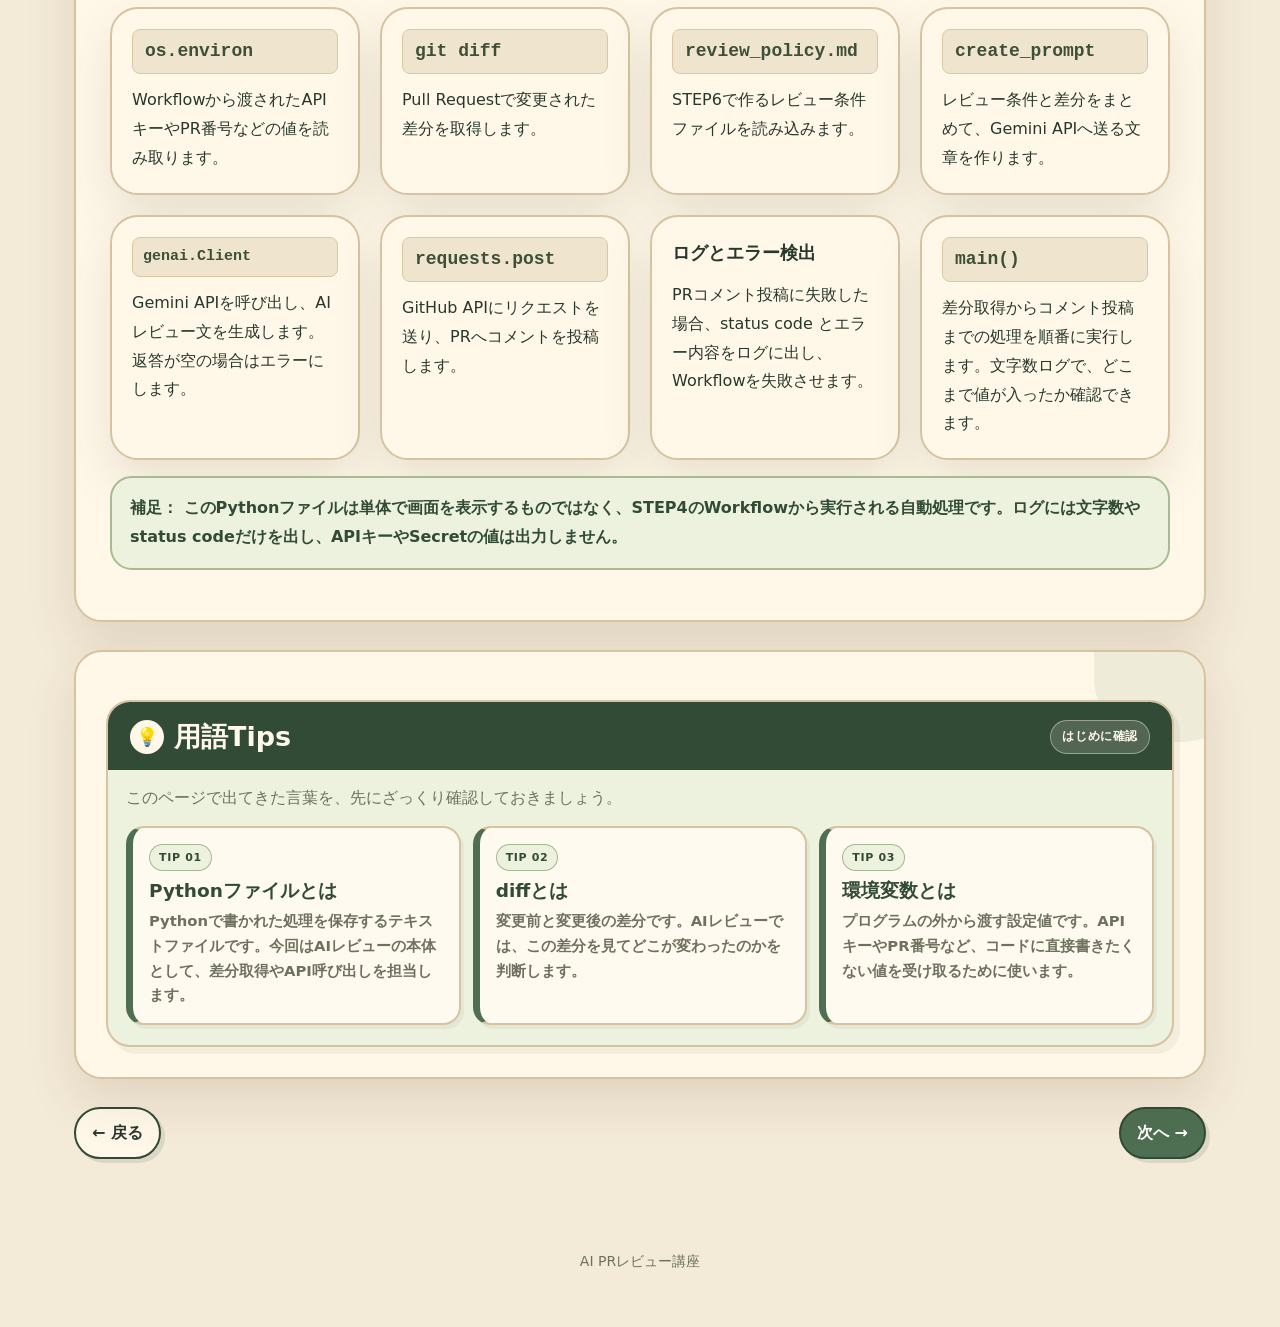
<file: step05.html>
<!doctype html><html lang="ja"><head><meta charset="UTF-8"><meta name="viewport" content="width=device-width, initial-scale=1.0"><title>STEP 5 | PythonでAIレビュー処理を作る</title><link rel="stylesheet" href="css/style.css"></head><body>
<header class="header"><div class="container topbar"><div><a class="backlink" href="./">← トップへ戻る</a><div class="breadcrumbs">STEP 5 / 8</div></div><div class="logo">AI PRレビュー講座<small>GitHub Actions + Gemini API</small></div></div></header>
<main class="container"><div class="page-title"><span class="label">STEP 5</span><h1>PythonでAIレビュー処理を作る</h1><p>PRの差分を取得し、レビュー条件を読み込み、Gemini APIにレビューを依頼するPython処理を作ります。</p><div class="progress"><a class="" href="step01.html">1</a><a class="" href="step02.html">2</a><a class="" href="step03.html">3</a><a class="" href="step04.html">4</a><a class="current" href="step05.html">5</a><a class="" href="step06.html">6</a><a class="" href="step07.html">7</a><a class="" href="step08.html">8</a></div></div>
<section class="section"><h2>Pythonファイルを作る</h2><h3>どこに作る？</h3><p class="lead">AIレビュー処理の本体は、リポジトリ内の <code>scripts/</code> フォルダに作成します。<br>今回は、以下の場所に <code>ai_review.py</code> を作ります。</p><pre><code>repo/
└─ scripts/
   └─ ai_review.py</code></pre><div class="note"><strong>補足：</strong> STEP4で作ったWorkflowファイルから、このPythonファイルを実行します。</div></section>
<section class="section"><h2>実際のコード</h2><p class="lead">以下の内容を <code>scripts/ai_review.py</code> に書きます。</p><pre><code class="language-python">import os
import subprocess
import requests
from google import genai

REVIEW_POLICY_PATH = "review_rules/review_policy.md"


def run_command(command: list[str]) -> str:
    result = subprocess.run(
        command,
        check=True,
        text=True,
        capture_output=True,
    )
    return result.stdout


def load_text(path: str) -> str:
    with open(path, "r", encoding="utf-8") as file:
        return file.read()


def create_prompt(review_rules: str, diff_text: str) -> str:
    return f"""
以下のレビュー条件と出力形式に従って、Pull Request の差分をレビューしてください。
授業用の教材として使うため、指摘は具体的に、初心者にも理由が分かるように書いてください。

# レビュー条件
{review_rules}

# 出力形式
## Summary
変更内容の要約

## Critical
致命的な問題。なければ「なし」

## Major
修正した方がよい問題。なければ「なし」

## Minor
軽微な改善。なければ「なし」

## Good Points
良い点

## Questions
質問

# Pull Request Diff
```diff
{diff_text}
```
"""


def get_pull_request_diff() -> str:
    base_sha = os.environ["BASE_SHA"]
    head_sha = os.environ["HEAD_SHA"]
    return run_command(["git", "diff", f"{base_sha}...{head_sha}"])


def create_review_comment(prompt: str) -> str:
    client = genai.Client(api_key=os.environ["GEMINI_API_KEY"])
    response = client.models.generate_content(
        model="gemini-2.5-flash",
        contents=prompt,
    )
    text = response.text
    if not text or not text.strip():
        raise ValueError("Gemini response text is empty.")

    print(f"Generated review comment length: {len(text)}")
    return text


def post_comment(comment: str) -> None:
    if not comment or not comment.strip():
        raise ValueError("AI review comment is empty.")

    repository = os.environ["GITHUB_REPOSITORY"]
    pr_number = os.environ["PR_NUMBER"]
    github_token = os.environ["GITHUB_TOKEN"]

    url = f"https://api.github.com/repos/{repository}/issues/{pr_number}/comments"
    headers = {
        "Authorization": f"Bearer {github_token}",
        "Accept": "application/vnd.github+json",
    }
    response = requests.post(
        url,
        headers=headers,
        json={"body": comment},
        timeout=30,
    )

    print(f"POST {url}")
    print(f"GitHub API status: {response.status_code}")

    if response.status_code >= 400:
        print(response.text)

    response.raise_for_status()


def main() -> None:
    diff_text = get_pull_request_diff()
    print(f"Diff length: {len(diff_text)}")
    review_rules = load_text(REVIEW_POLICY_PATH)
    print(f"Review policy length: {len(review_rules)}")
    prompt = create_prompt(review_rules, diff_text)
    print(f"Prompt length: {len(prompt)}")
    comment = create_review_comment(prompt)
    post_comment(comment)


if __name__ == "__main__":
    main()</code></pre></section>
<section class="section python-explain"><h2>このPythonがやっていること</h2><p class="lead">AIレビュー処理の主な流れを、軽く確認しておきます。</p><div class="info-grid"><div class="info-box"><strong><code>os.environ</code></strong>Workflowから渡されたAPIキーやPR番号などの値を読み取ります。</div><div class="info-box"><strong><code>git diff</code></strong>Pull Requestで変更された差分を取得します。</div><div class="info-box"><strong><code>review_policy.md</code></strong>STEP6で作るレビュー条件ファイルを読み込みます。</div><div class="info-box"><strong><code>create_prompt</code></strong>レビュー条件と差分をまとめて、Gemini APIへ送る文章を作ります。</div><div class="info-box"><strong><code class="python-label-compact">genai.Client</code></strong>Gemini APIを呼び出し、AIレビュー文を生成します。返答が空の場合はエラーにします。</div><div class="info-box"><strong><code>requests.post</code></strong>GitHub APIにリクエストを送り、PRへコメントを投稿します。</div><div class="info-box"><strong>ログとエラー検出</strong>PRコメント投稿に失敗した場合、status code とエラー内容をログに出し、Workflowを失敗させます。</div><div class="info-box"><strong><code>main()</code></strong>差分取得からコメント投稿までの処理を順番に実行します。文字数ログで、どこまで値が入ったか確認できます。</div></div><div class="note"><strong>補足：</strong> このPythonファイルは単体で画面を表示するものではなく、STEP4のWorkflowから実行される自動処理です。ログには文字数やstatus codeだけを出し、APIキーやSecretの値は出力しません。</div></section>
<section class="section tips-section"><div class="tips-block"><div class="tips-heading"><div class="tips-title"><span class="tips-icon">💡</span><h2>用語Tips</h2></div><span class="tips-sub">はじめに確認</span></div><p class="lead">このページで出てきた言葉を、先にざっくり確認しておきましょう。</p><div class="tips-grid"><div class="tips-card"><span class="tips-label">TIP 01</span><h3>Pythonファイルとは</h3><p>Pythonで書かれた処理を保存するテキストファイルです。今回はAIレビューの本体として、差分取得やAPI呼び出しを担当します。</p></div><div class="tips-card"><span class="tips-label">TIP 02</span><h3>diffとは</h3><p>変更前と変更後の差分です。AIレビューでは、この差分を見てどこが変わったのかを判断します。</p></div><div class="tips-card"><span class="tips-label">TIP 03</span><h3>環境変数とは</h3><p>プログラムの外から渡す設定値です。APIキーやPR番号など、コードに直接書きたくない値を受け取るために使います。</p></div></div></div></section>
<div class="nav-footer"><a class="btn" href="step04.html">← 戻る</a><a class="btn primary" href="step06.html">次へ →</a></div></main><div class="footer">AI PRレビュー講座</div><script src="js/main.js"></script></body></html>
</file>
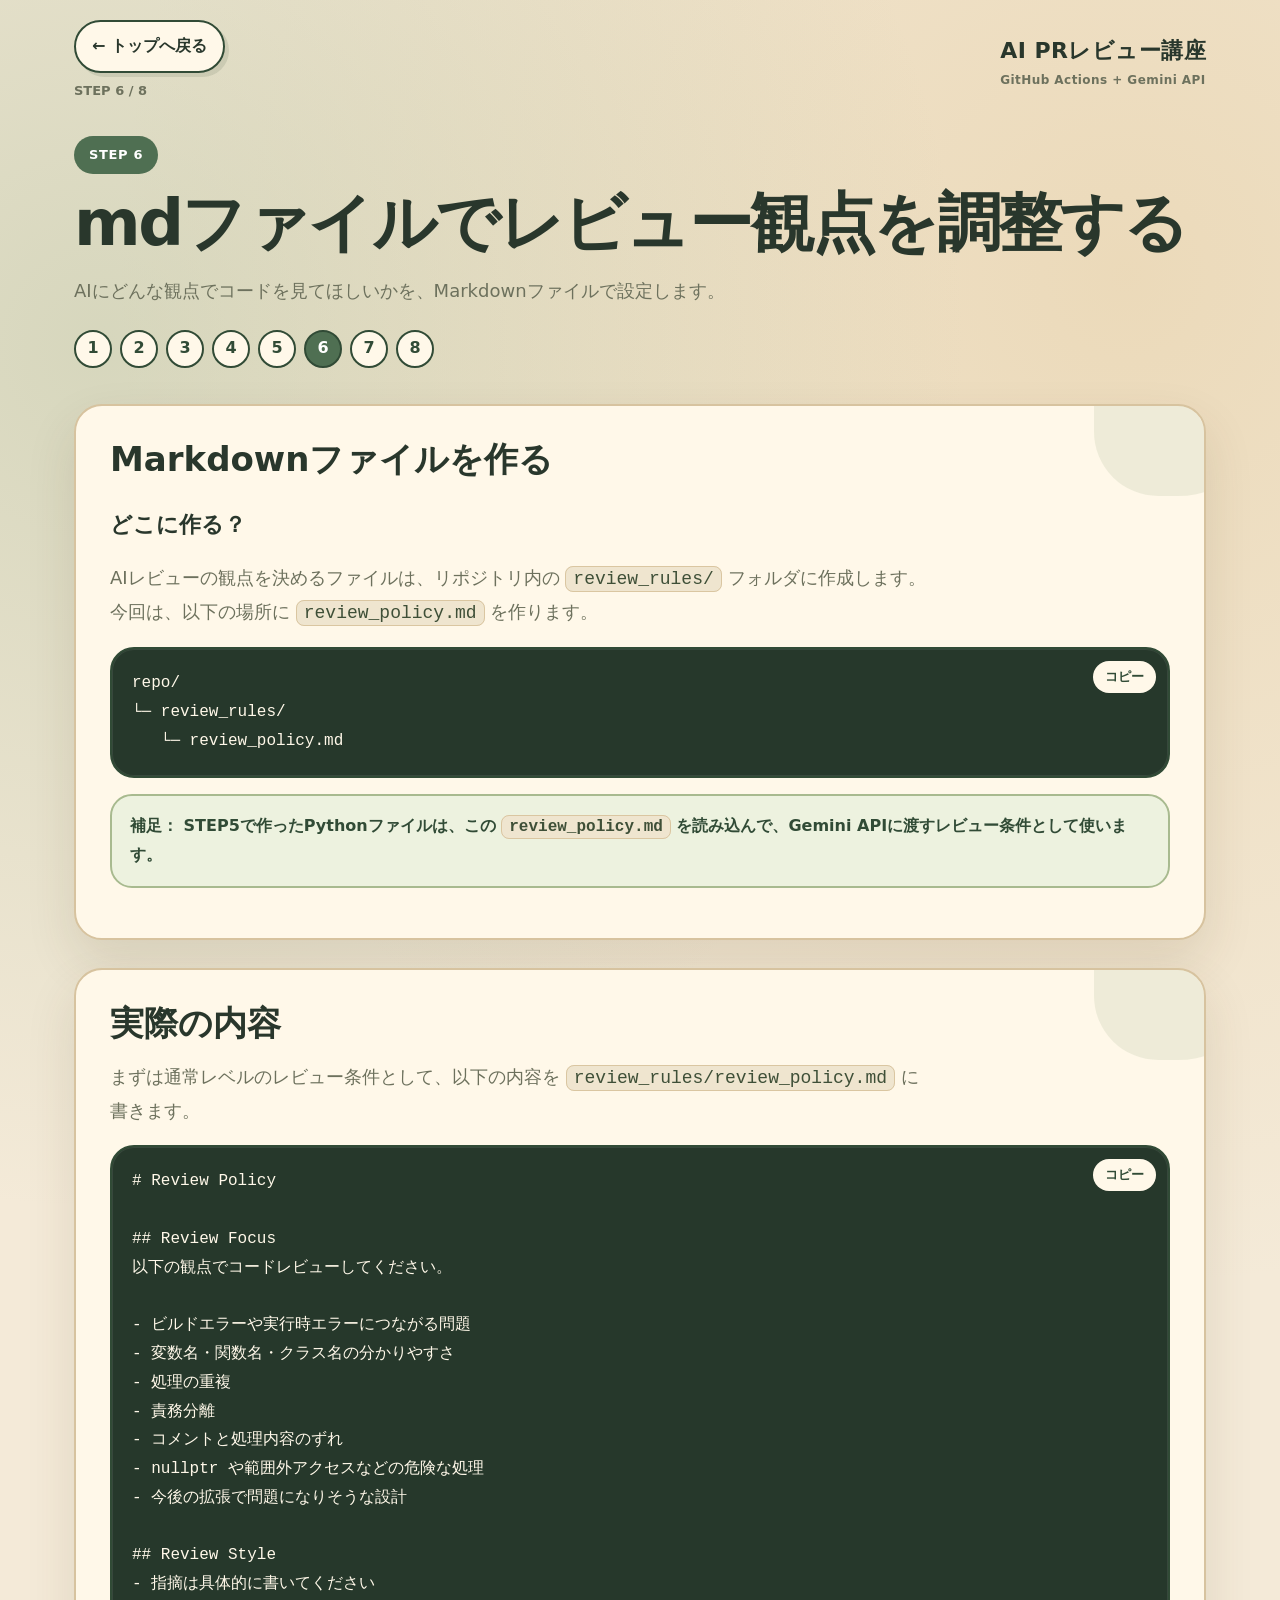
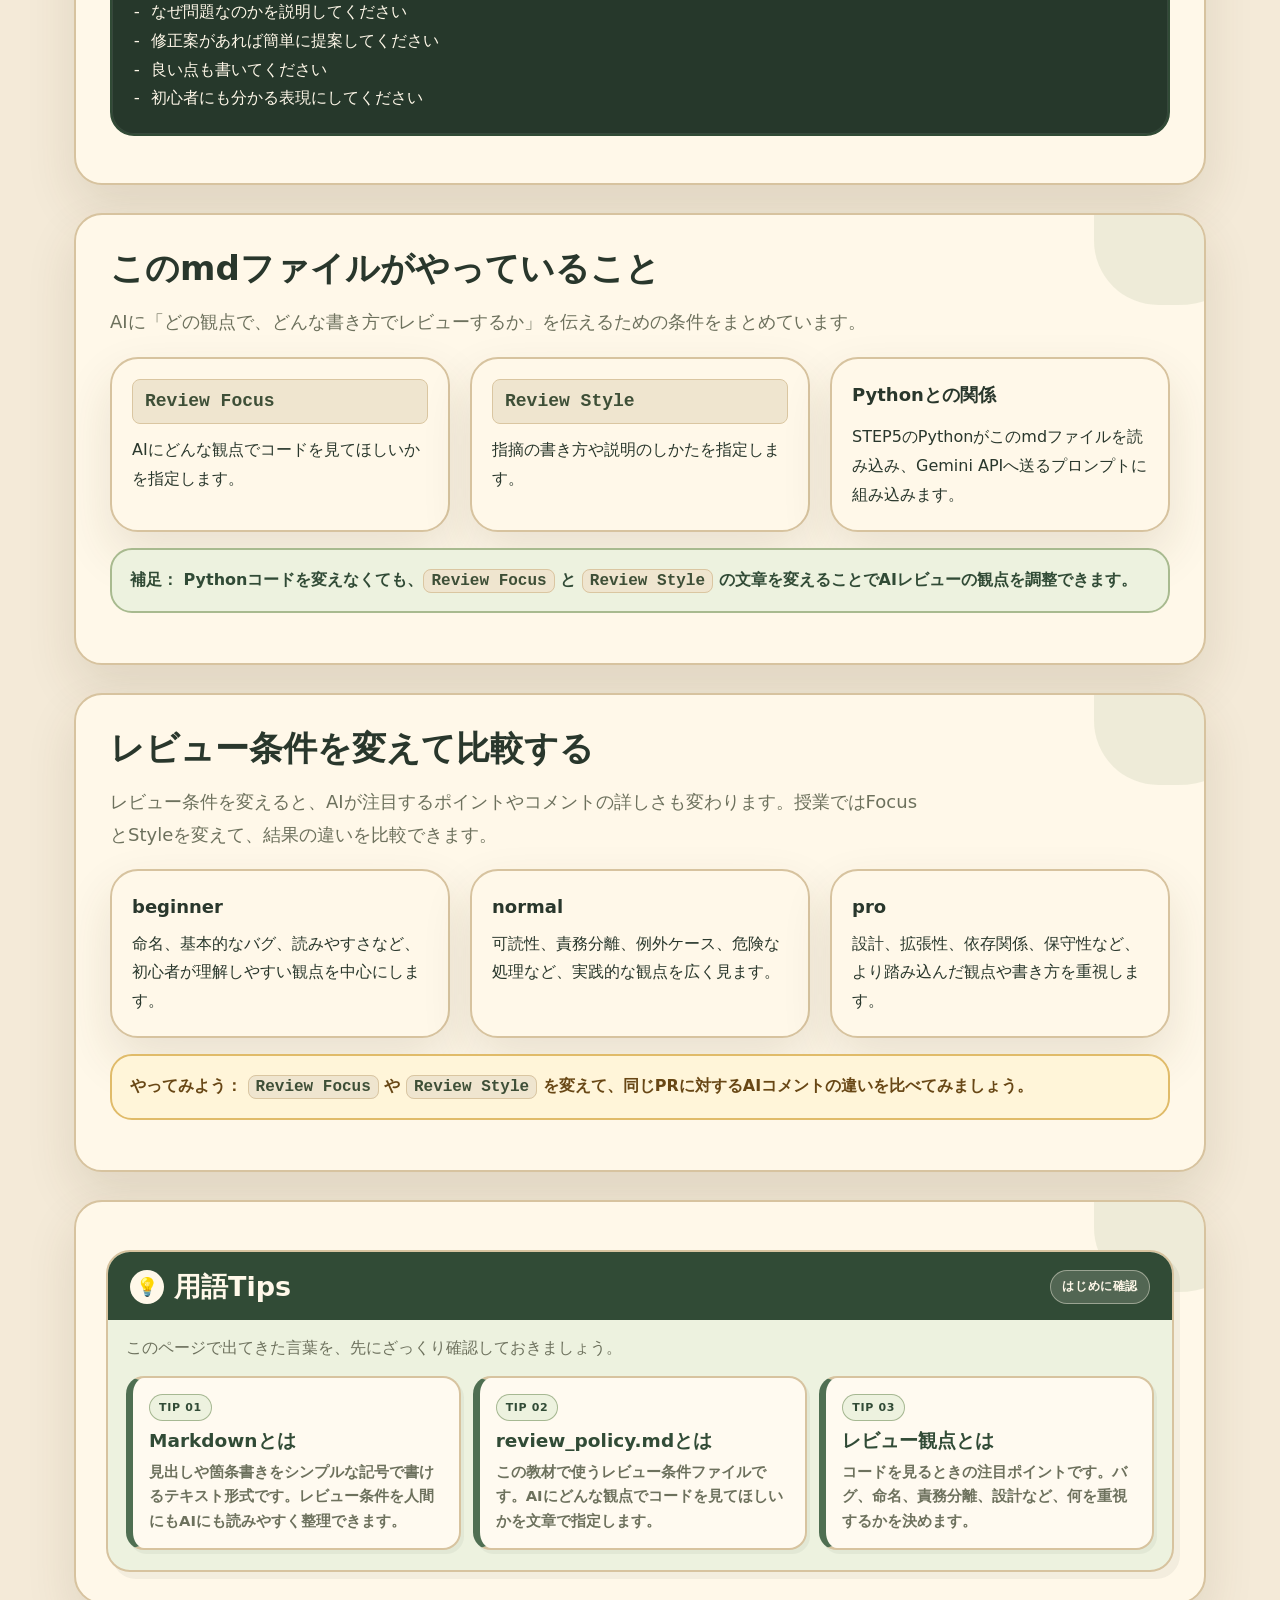
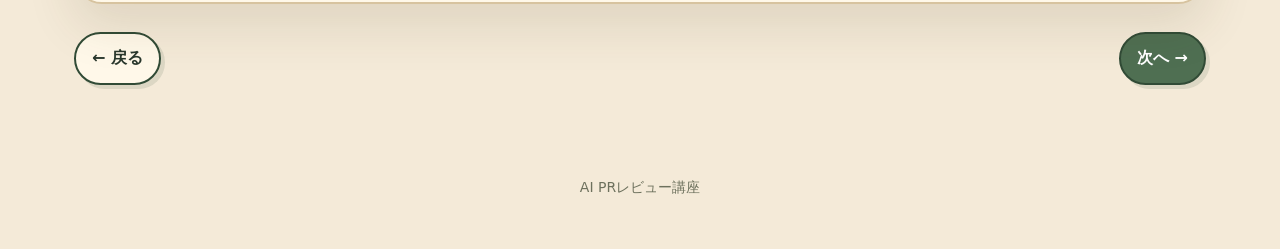
<file: step06.html>
<!doctype html><html lang="ja"><head><meta charset="UTF-8"><meta name="viewport" content="width=device-width, initial-scale=1.0"><title>STEP 6 | mdファイルでレビュー観点を調整する</title><link rel="stylesheet" href="css/style.css"></head><body>
<header class="header"><div class="container topbar"><div><a class="backlink" href="./">← トップへ戻る</a><div class="breadcrumbs">STEP 6 / 8</div></div><div class="logo">AI PRレビュー講座<small>GitHub Actions + Gemini API</small></div></div></header>
<main class="container"><div class="page-title"><span class="label">STEP 6</span><h1>mdファイルでレビュー観点を調整する</h1><p>AIにどんな観点でコードを見てほしいかを、Markdownファイルで設定します。</p><div class="progress"><a class="" href="step01.html">1</a><a class="" href="step02.html">2</a><a class="" href="step03.html">3</a><a class="" href="step04.html">4</a><a class="" href="step05.html">5</a><a class="current" href="step06.html">6</a><a class="" href="step07.html">7</a><a class="" href="step08.html">8</a></div></div>
<section class="section"><h2>Markdownファイルを作る</h2><h3>どこに作る？</h3><p class="lead">AIレビューの観点を決めるファイルは、リポジトリ内の <code>review_rules/</code> フォルダに作成します。<br>今回は、以下の場所に <code>review_policy.md</code> を作ります。</p><pre><code>repo/
└─ review_rules/
   └─ review_policy.md</code></pre><div class="note"><strong>補足：</strong> STEP5で作ったPythonファイルは、この <code>review_policy.md</code> を読み込んで、Gemini APIに渡すレビュー条件として使います。</div></section>
<section class="section"><h2>実際の内容</h2><p class="lead">まずは通常レベルのレビュー条件として、以下の内容を <code>review_rules/review_policy.md</code> に書きます。</p><pre><code class="language-md"># Review Policy

## Review Focus
以下の観点でコードレビューしてください。

- ビルドエラーや実行時エラーにつながる問題
- 変数名・関数名・クラス名の分かりやすさ
- 処理の重複
- 責務分離
- コメントと処理内容のずれ
- nullptr や範囲外アクセスなどの危険な処理
- 今後の拡張で問題になりそうな設計

## Review Style
- 指摘は具体的に書いてください
- なぜ問題なのかを説明してください
- 修正案があれば簡単に提案してください
- 良い点も書いてください
- 初心者にも分かる表現にしてください</code></pre></section>
<section class="section md-explain"><h2>このmdファイルがやっていること</h2><p class="lead">AIに「どの観点で、どんな書き方でレビューするか」を伝えるための条件をまとめています。</p><div class="info-grid"><div class="info-box"><strong><code>Review Focus</code></strong>AIにどんな観点でコードを見てほしいかを指定します。</div><div class="info-box"><strong><code>Review Style</code></strong>指摘の書き方や説明のしかたを指定します。</div><div class="info-box"><strong>Pythonとの関係</strong>STEP5のPythonがこのmdファイルを読み込み、Gemini APIへ送るプロンプトに組み込みます。</div></div><div class="note"><strong>補足：</strong> Pythonコードを変えなくても、<code>Review Focus</code> と <code>Review Style</code> の文章を変えることでAIレビューの観点を調整できます。</div></section>
<section class="section"><h2>レビュー条件を変えて比較する</h2><p class="lead">レビュー条件を変えると、AIが注目するポイントやコメントの詳しさも変わります。授業ではFocusとStyleを変えて、結果の違いを比較できます。</p><div class="info-grid"><div class="info-box"><strong>beginner</strong>命名、基本的なバグ、読みやすさなど、初心者が理解しやすい観点を中心にします。</div><div class="info-box"><strong>normal</strong>可読性、責務分離、例外ケース、危険な処理など、実践的な観点を広く見ます。</div><div class="info-box"><strong>pro</strong>設計、拡張性、依存関係、保守性など、より踏み込んだ観点や書き方を重視します。</div></div><div class="tip"><strong>やってみよう：</strong> <code>Review Focus</code> や <code>Review Style</code> を変えて、同じPRに対するAIコメントの違いを比べてみましょう。</div></section>
<section class="section tips-section"><div class="tips-block"><div class="tips-heading"><div class="tips-title"><span class="tips-icon">💡</span><h2>用語Tips</h2></div><span class="tips-sub">はじめに確認</span></div><p class="lead">このページで出てきた言葉を、先にざっくり確認しておきましょう。</p><div class="tips-grid"><div class="tips-card"><span class="tips-label">TIP 01</span><h3>Markdownとは</h3><p>見出しや箇条書きをシンプルな記号で書けるテキスト形式です。レビュー条件を人間にもAIにも読みやすく整理できます。</p></div><div class="tips-card"><span class="tips-label">TIP 02</span><h3>review_policy.mdとは</h3><p>この教材で使うレビュー条件ファイルです。AIにどんな観点でコードを見てほしいかを文章で指定します。</p></div><div class="tips-card"><span class="tips-label">TIP 03</span><h3>レビュー観点とは</h3><p>コードを見るときの注目ポイントです。バグ、命名、責務分離、設計など、何を重視するかを決めます。</p></div></div></div></section>
<div class="nav-footer"><a class="btn" href="step05.html">← 戻る</a><a class="btn primary" href="step07.html">次へ →</a></div></main><div class="footer">AI PRレビュー講座</div><script src="js/main.js"></script></body></html>
</file>
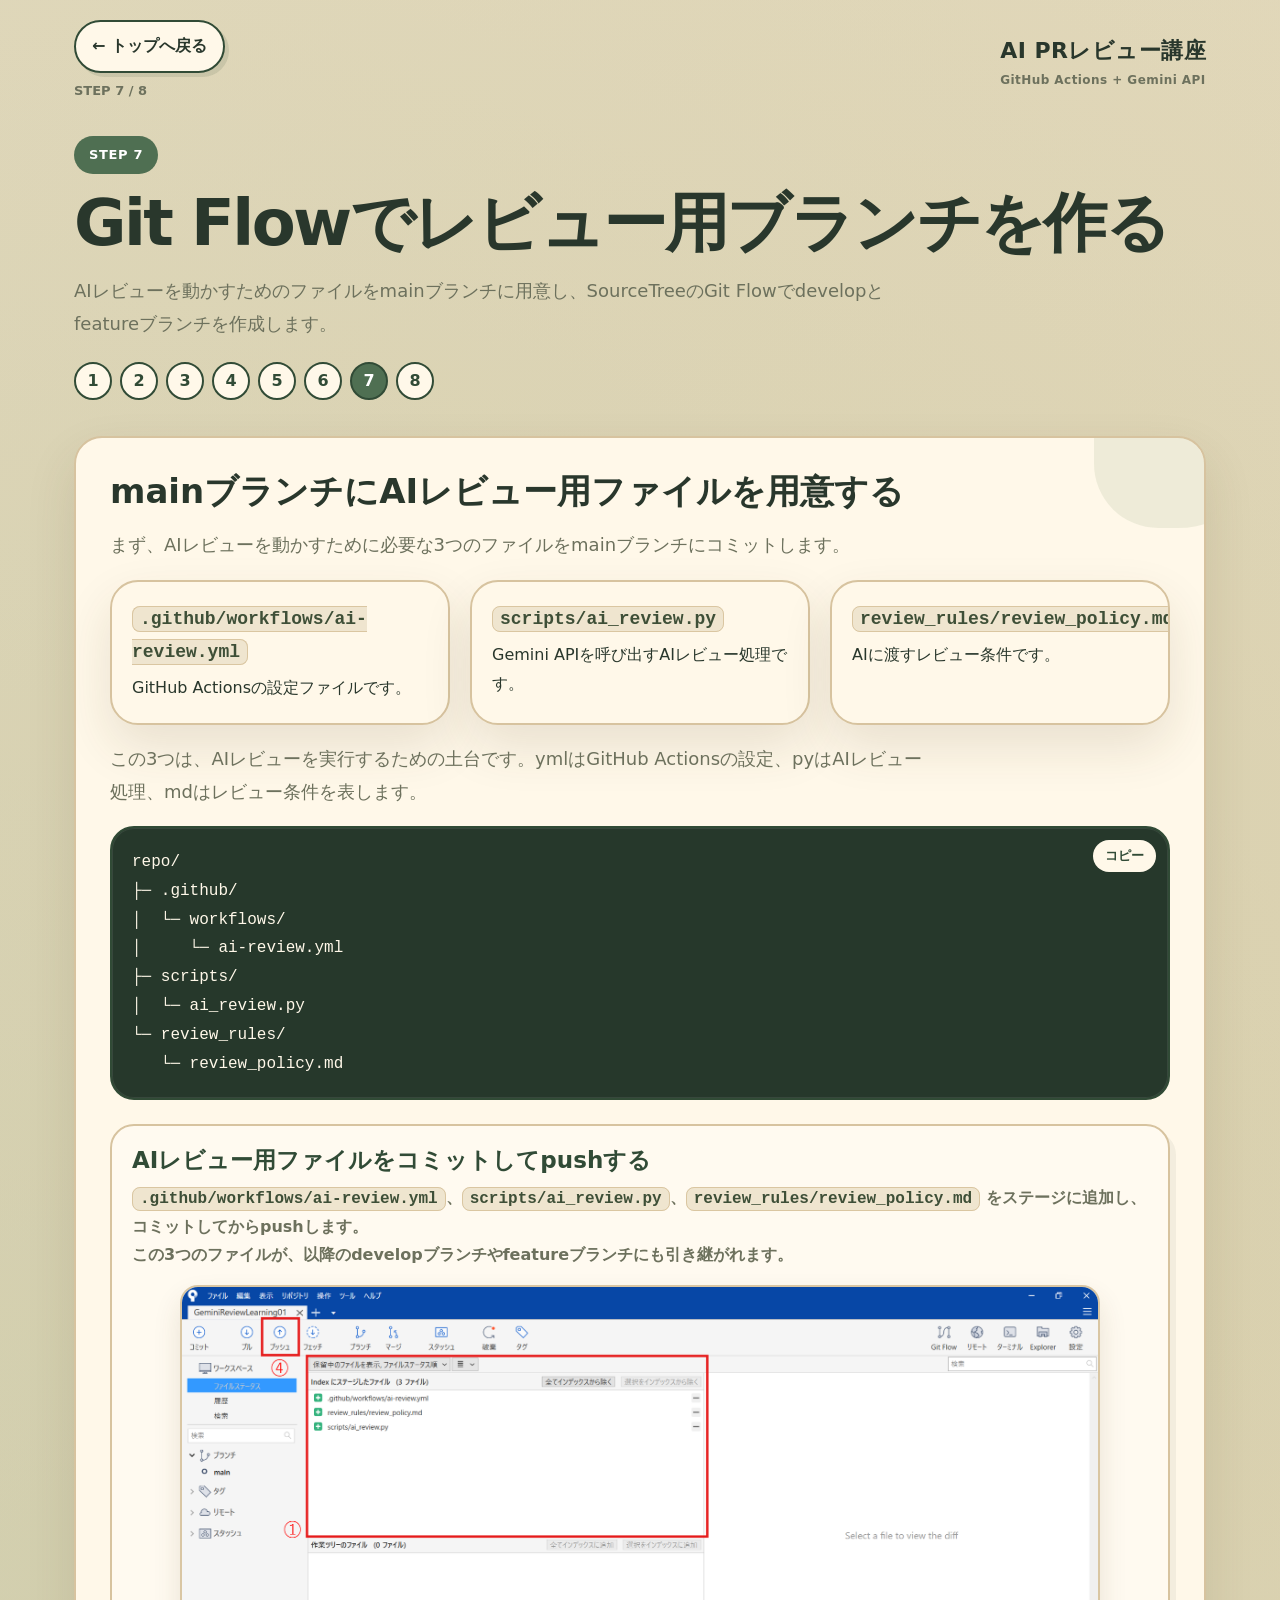
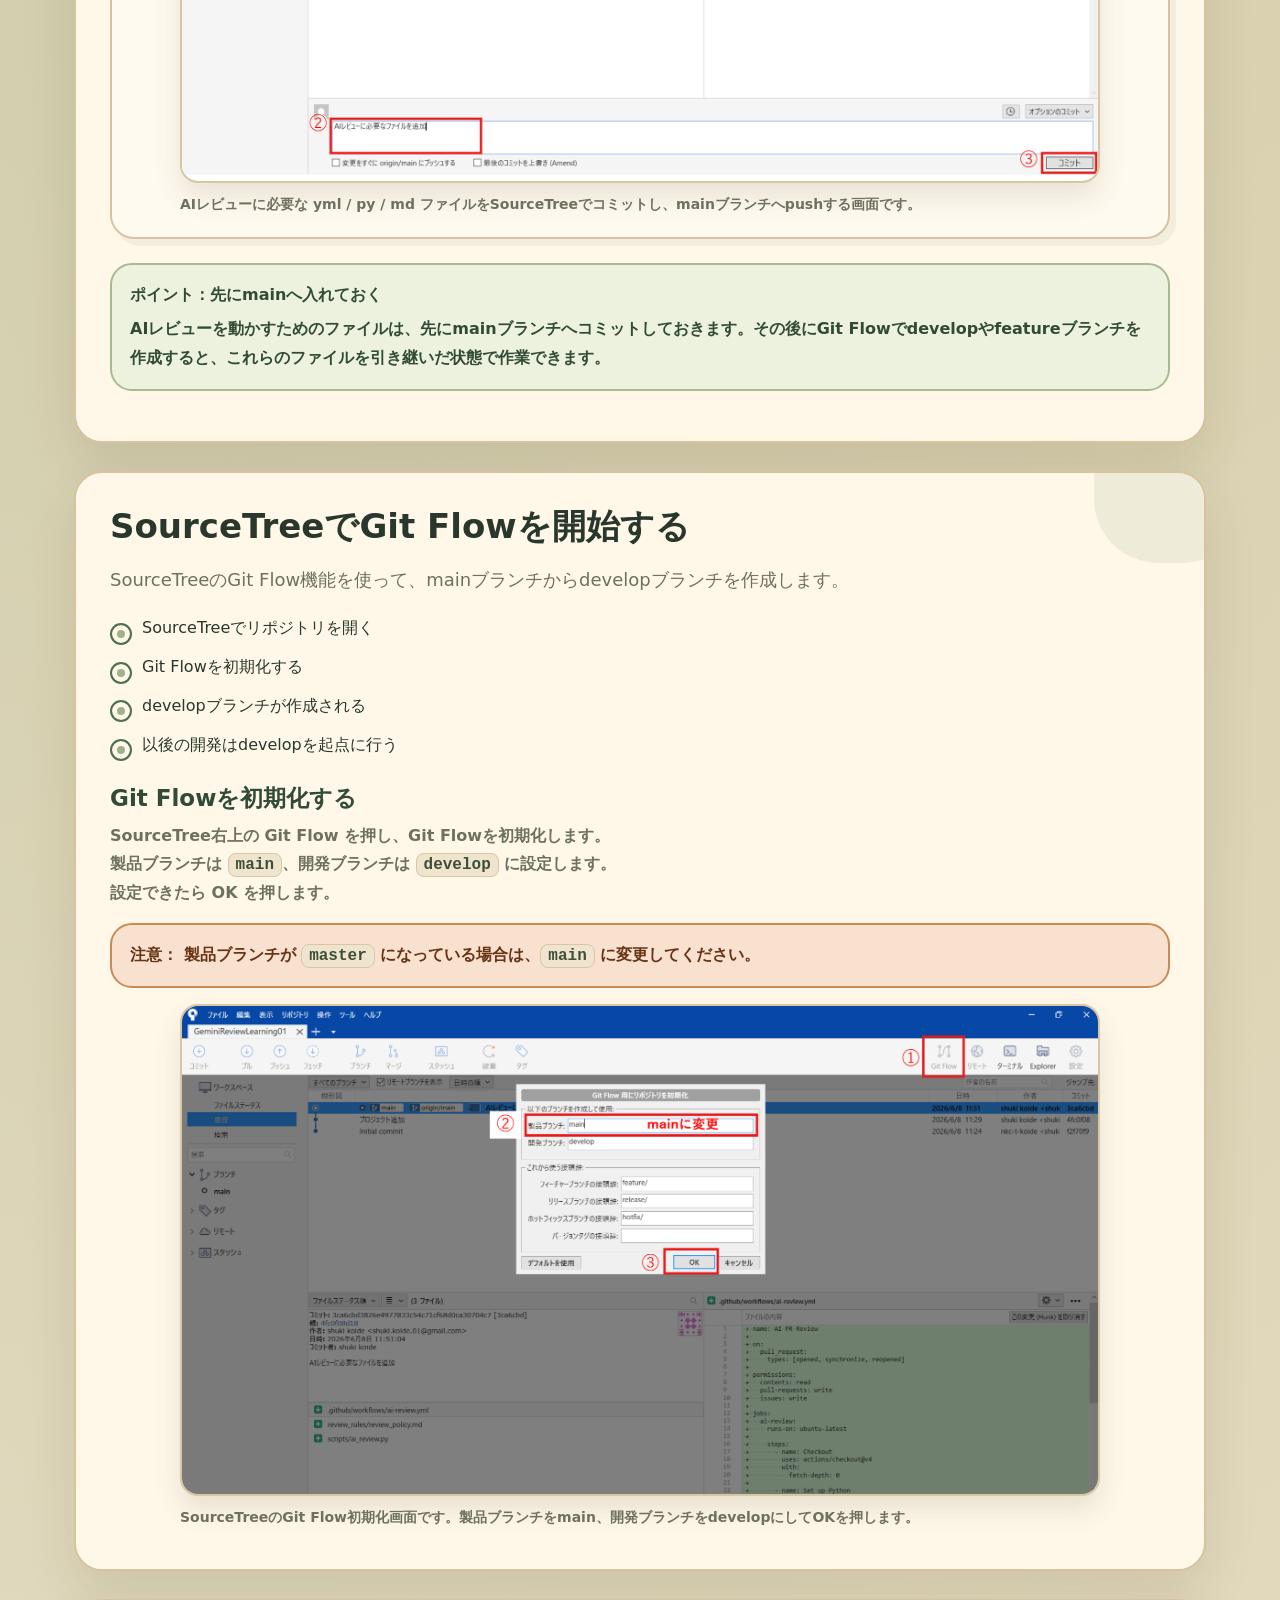
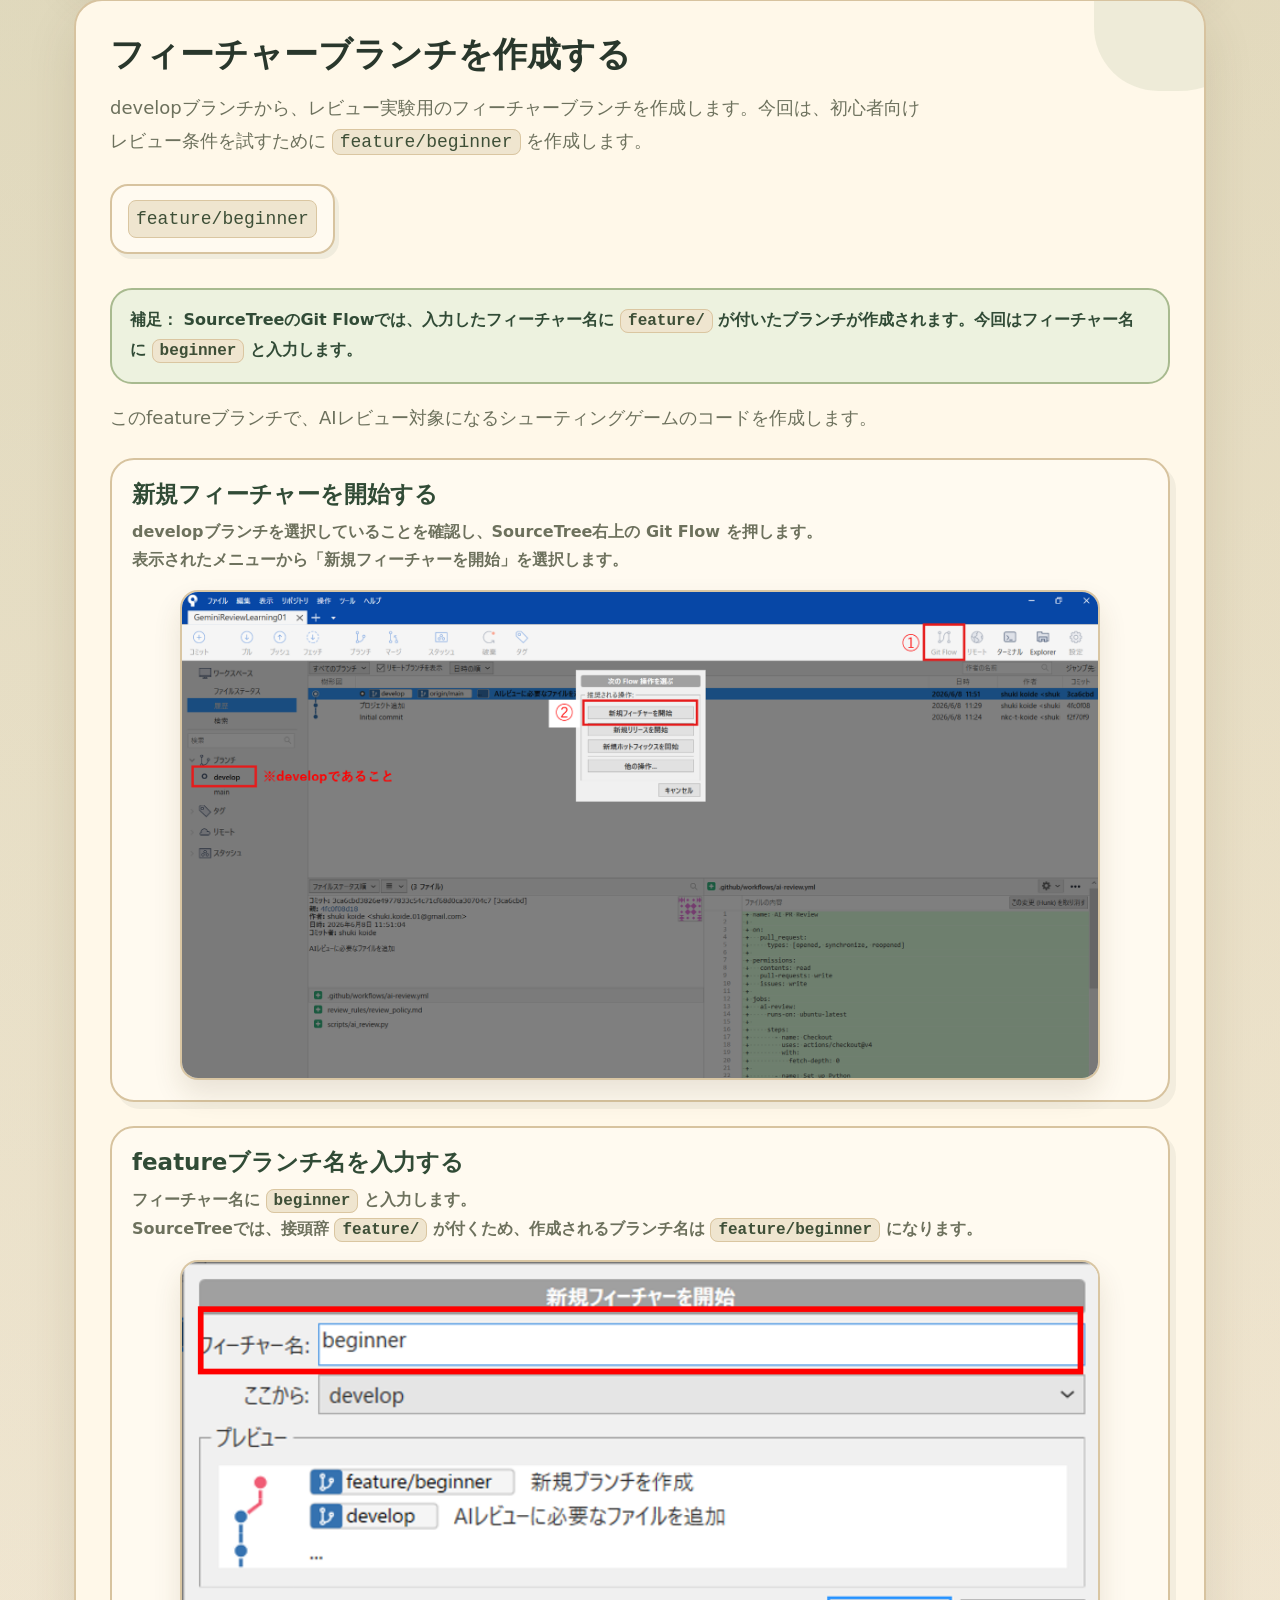
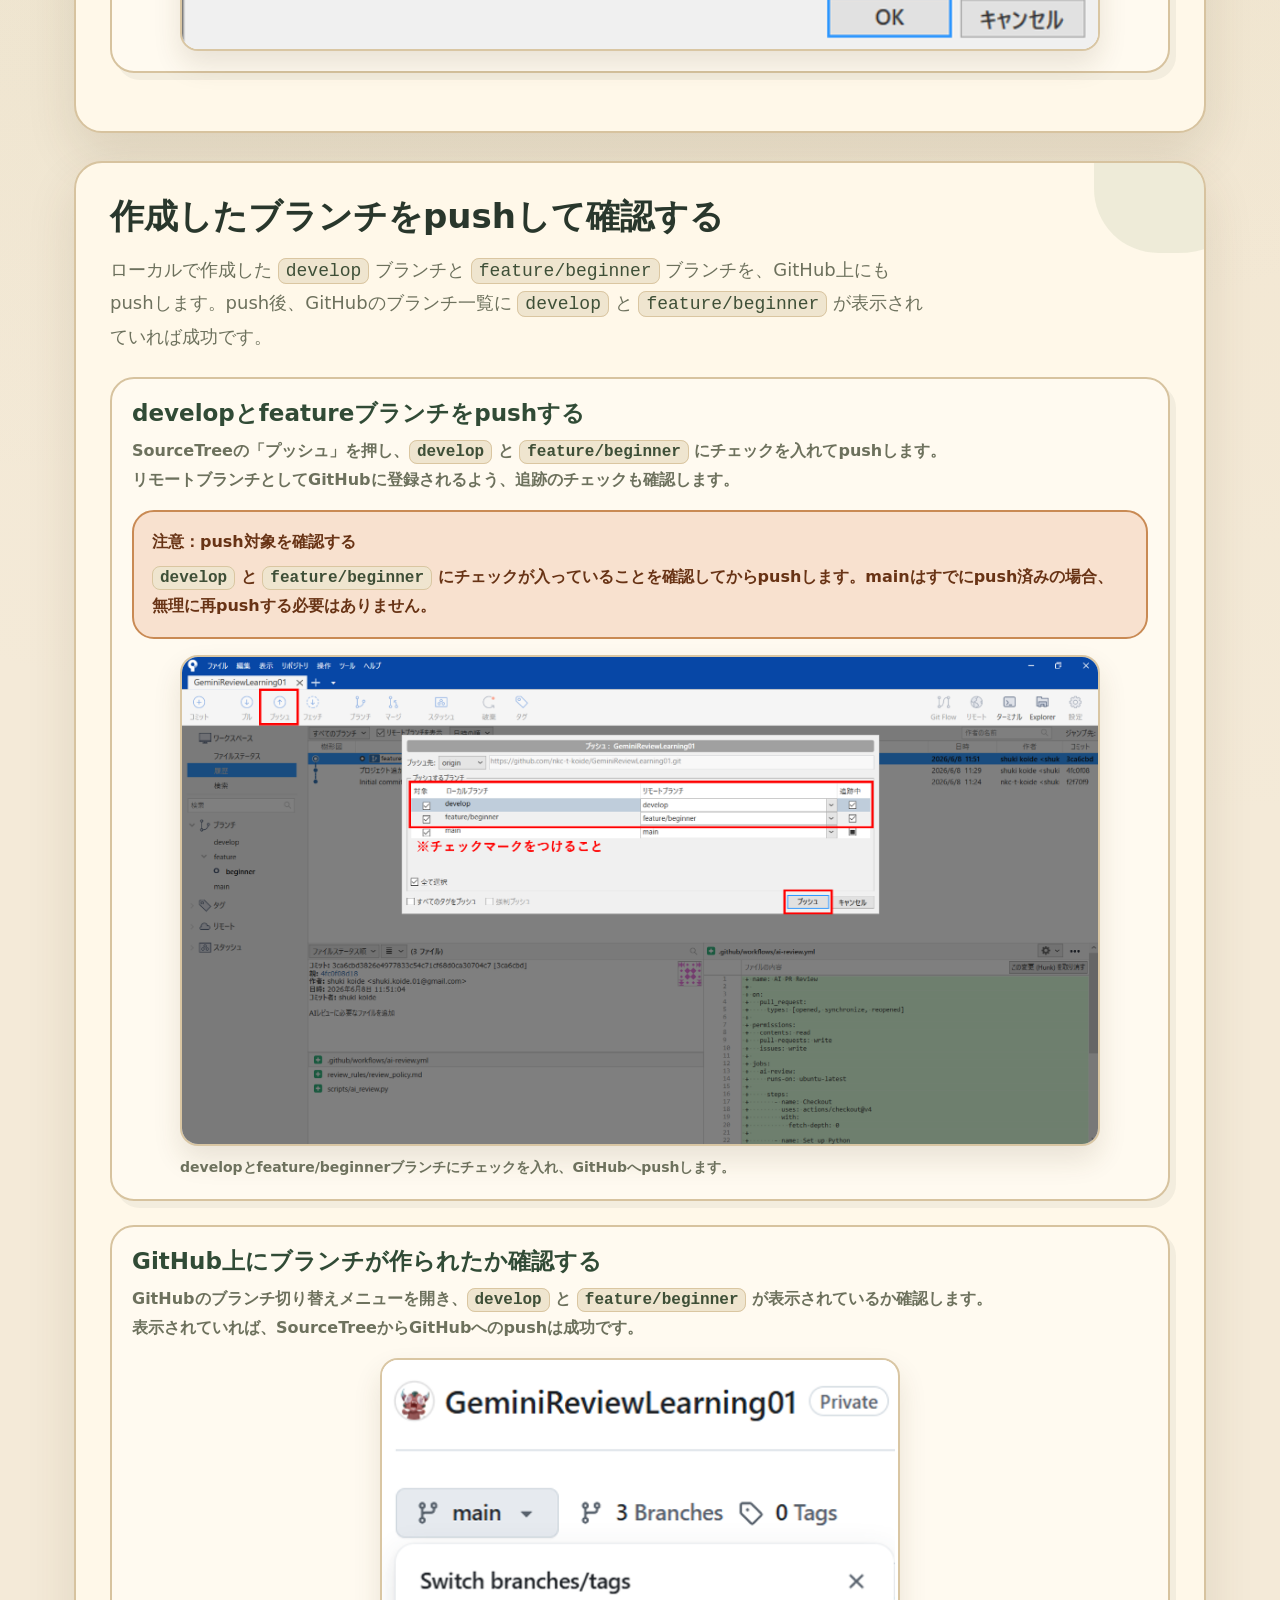
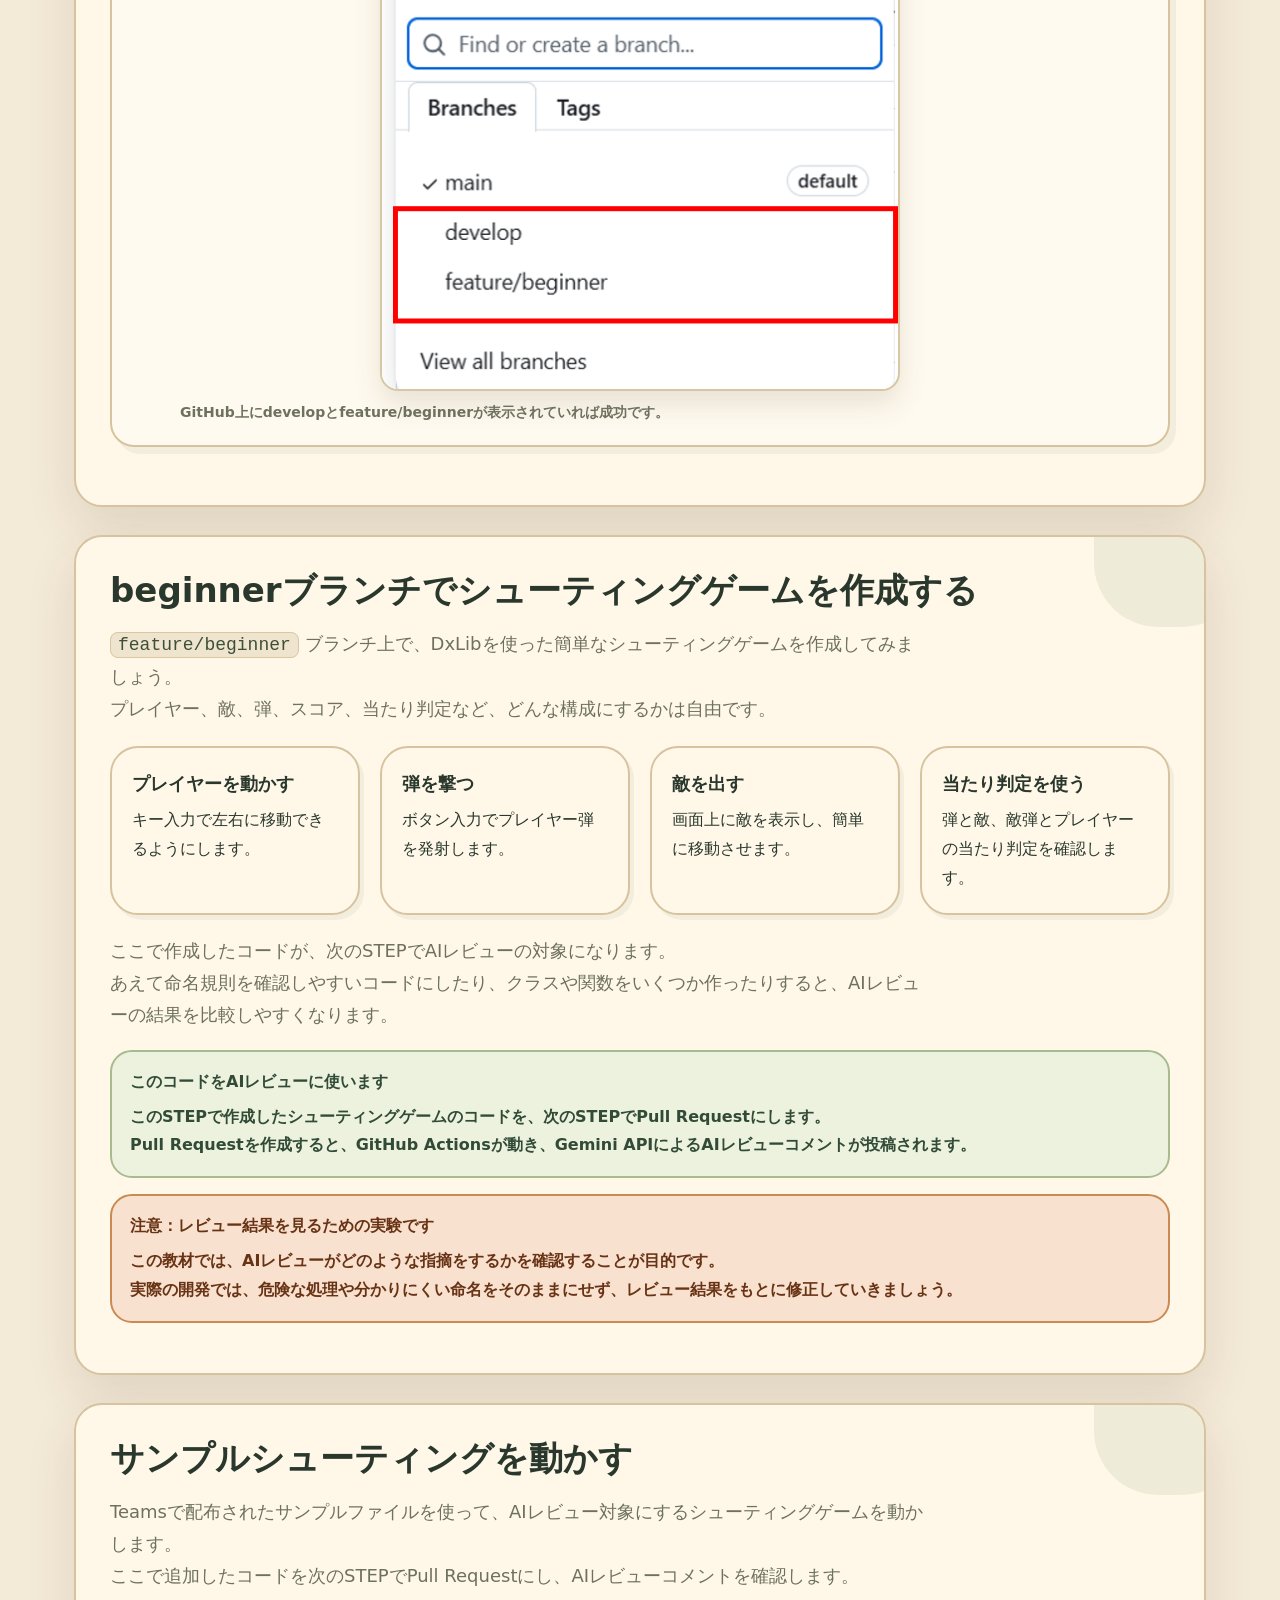
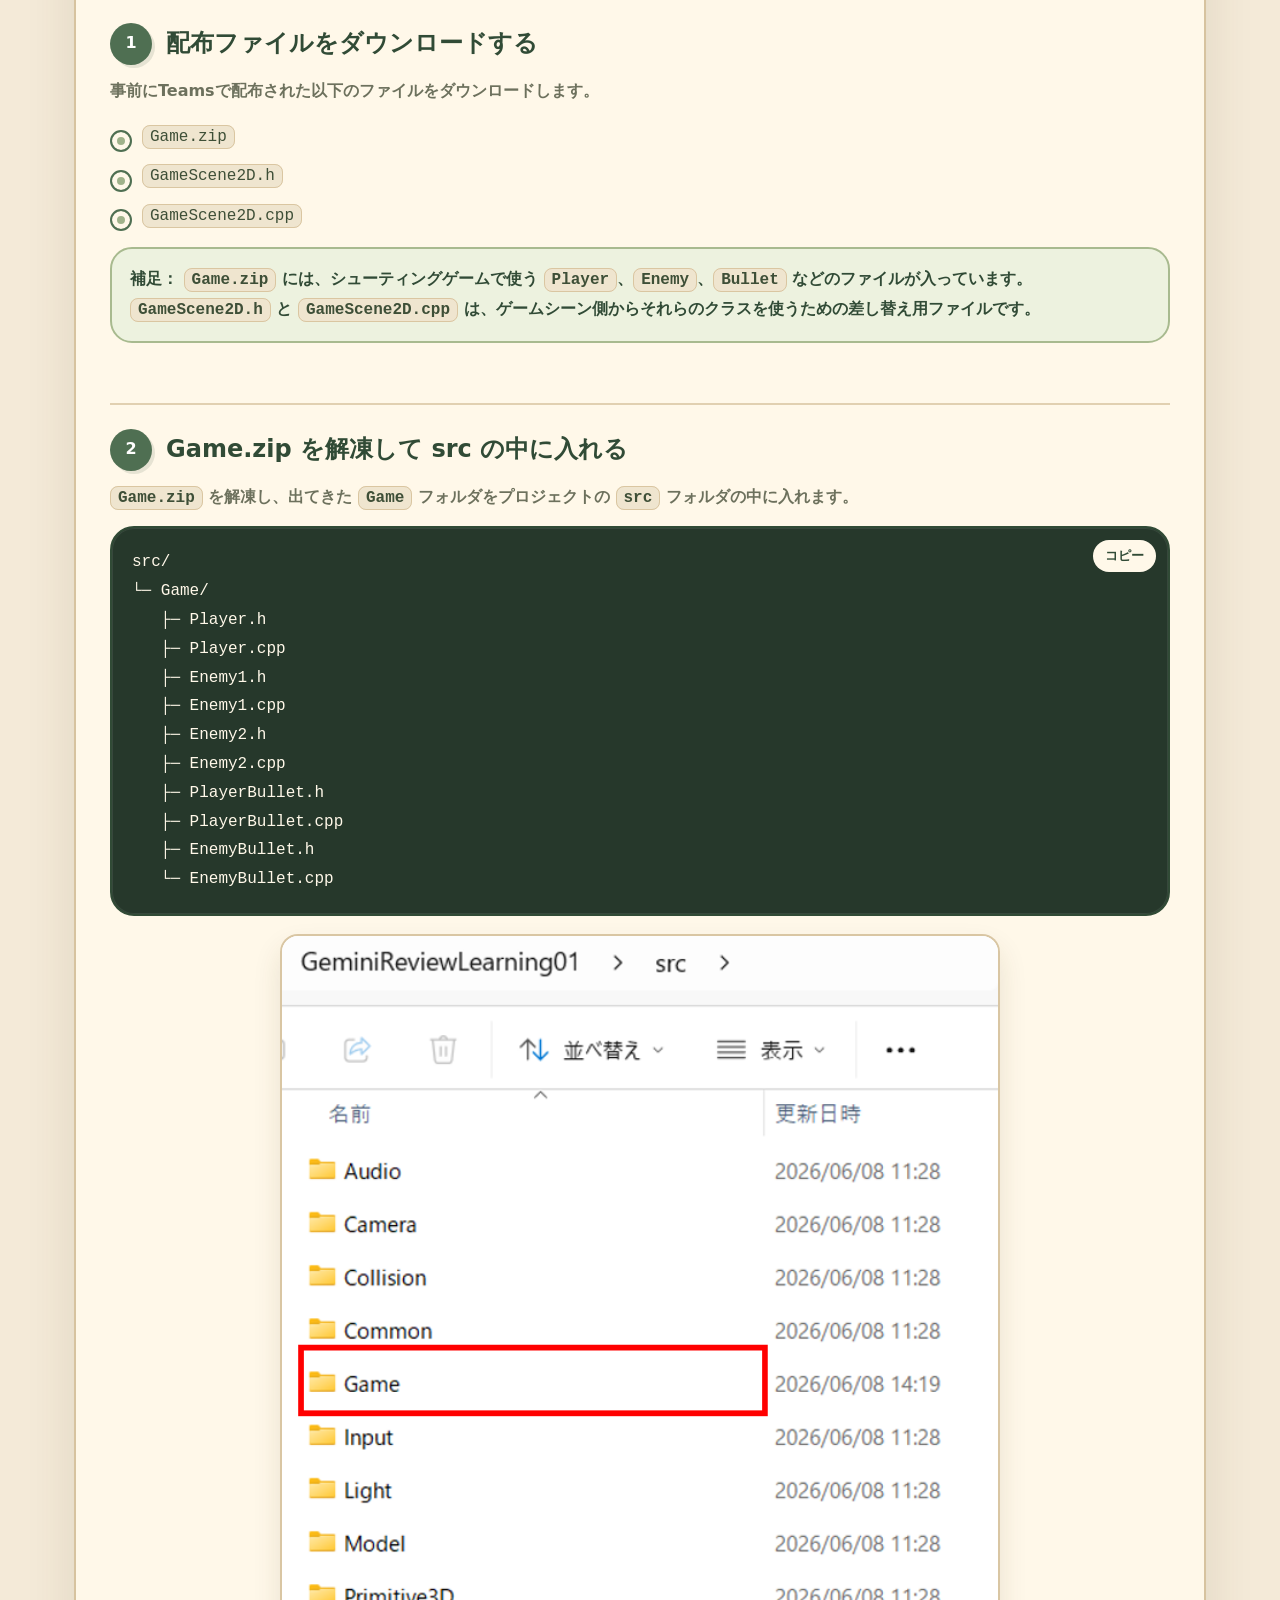
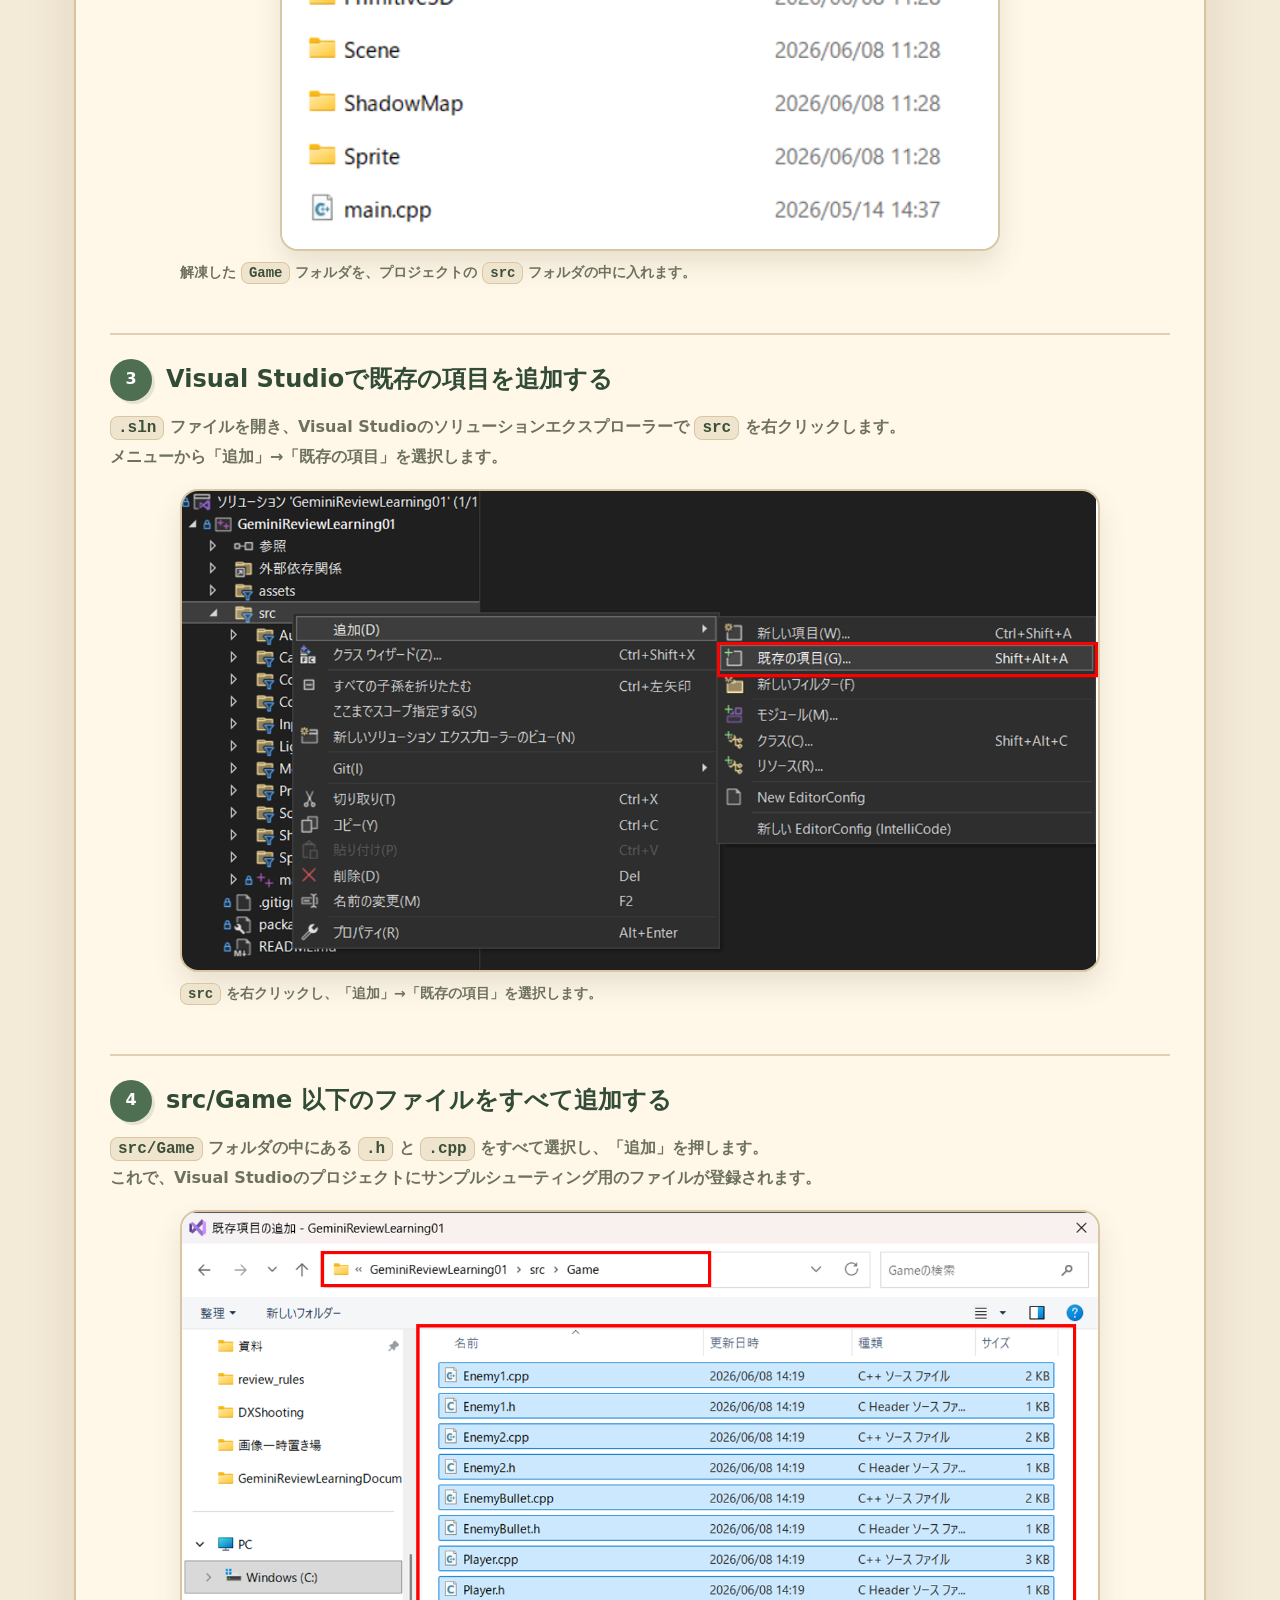
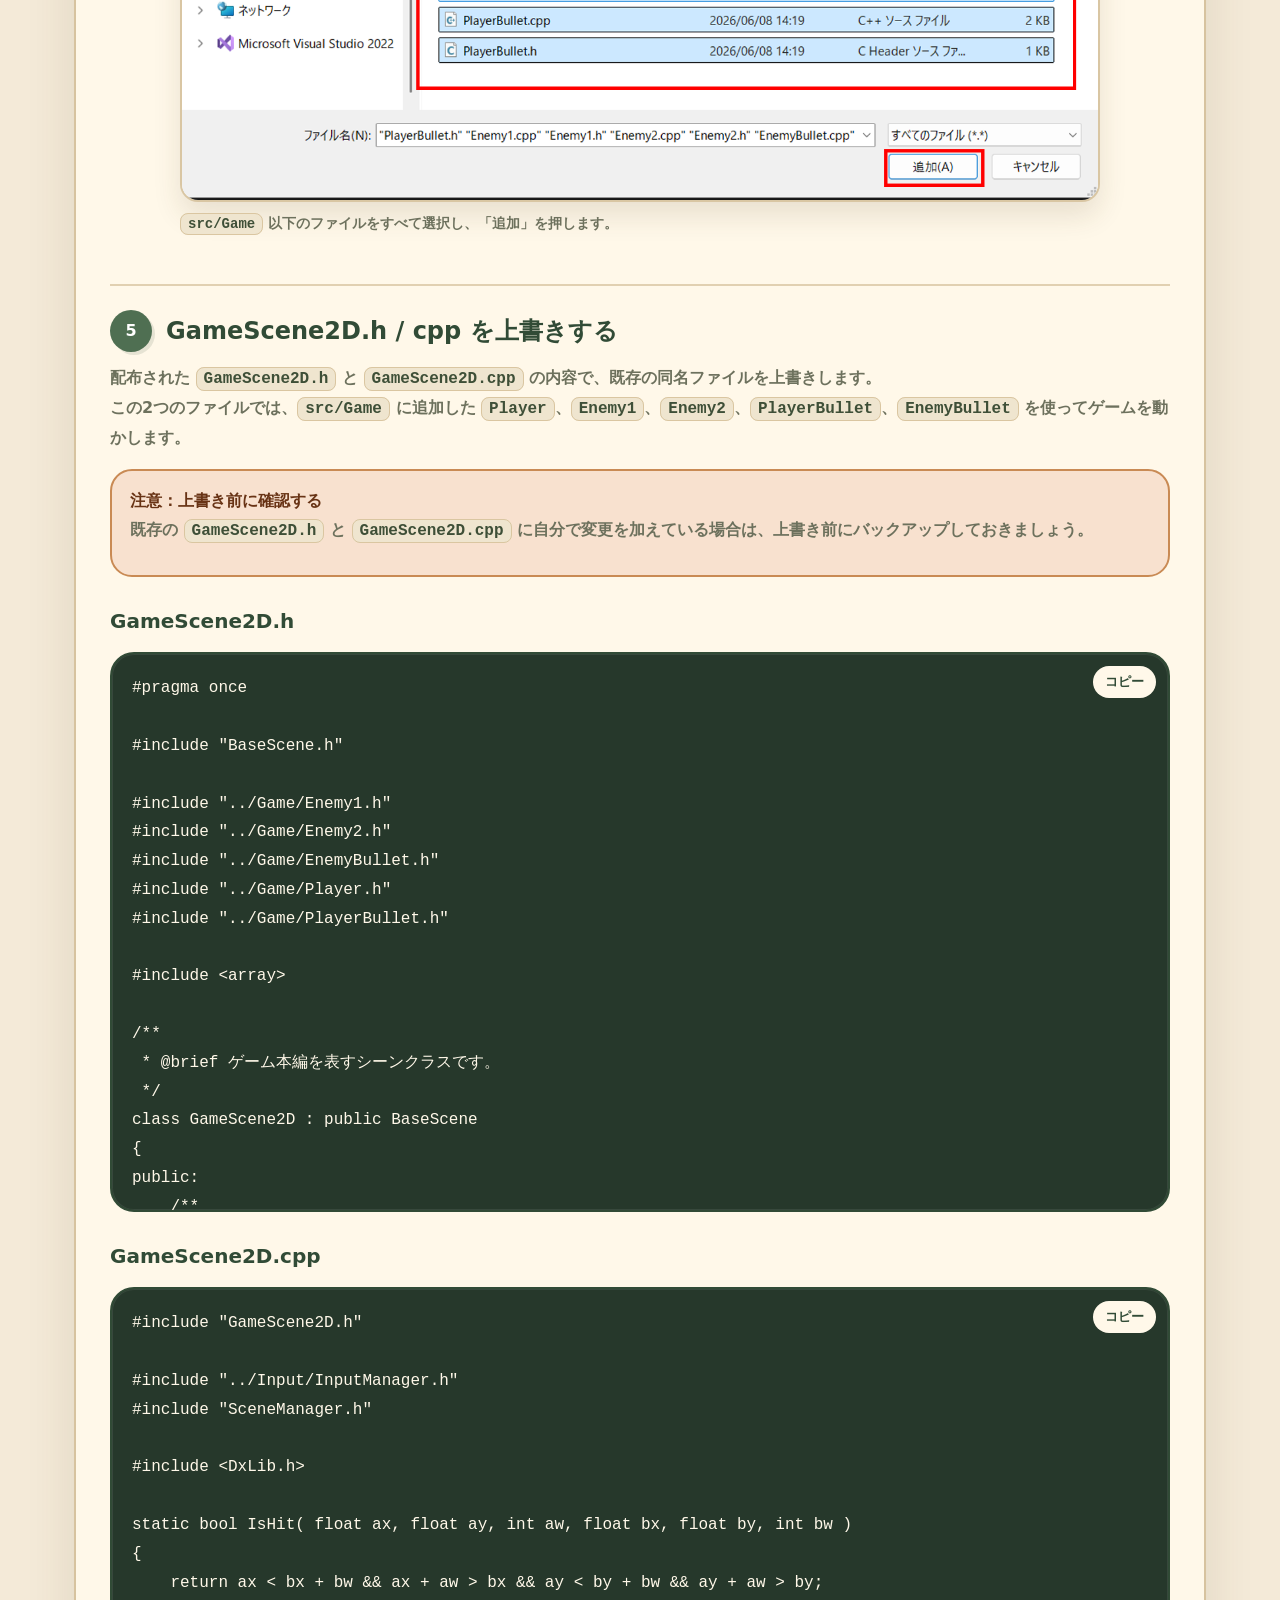
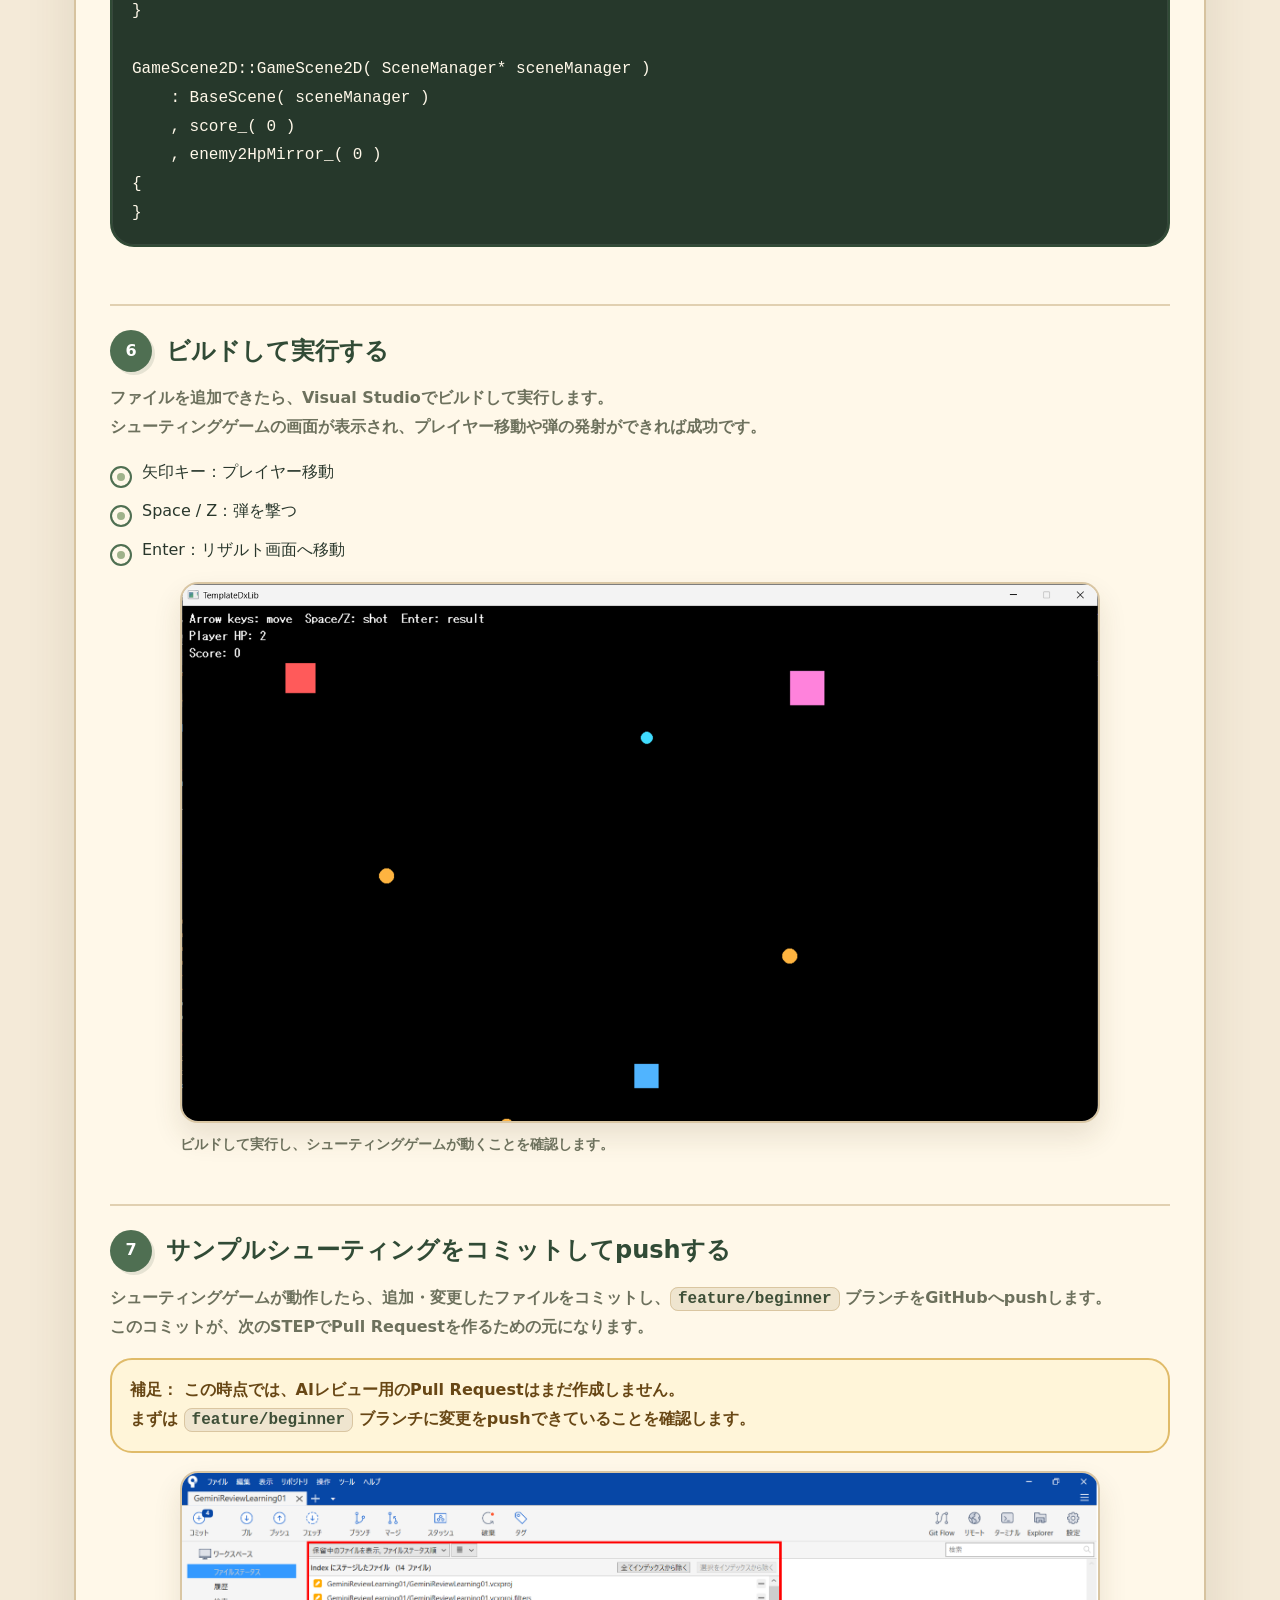
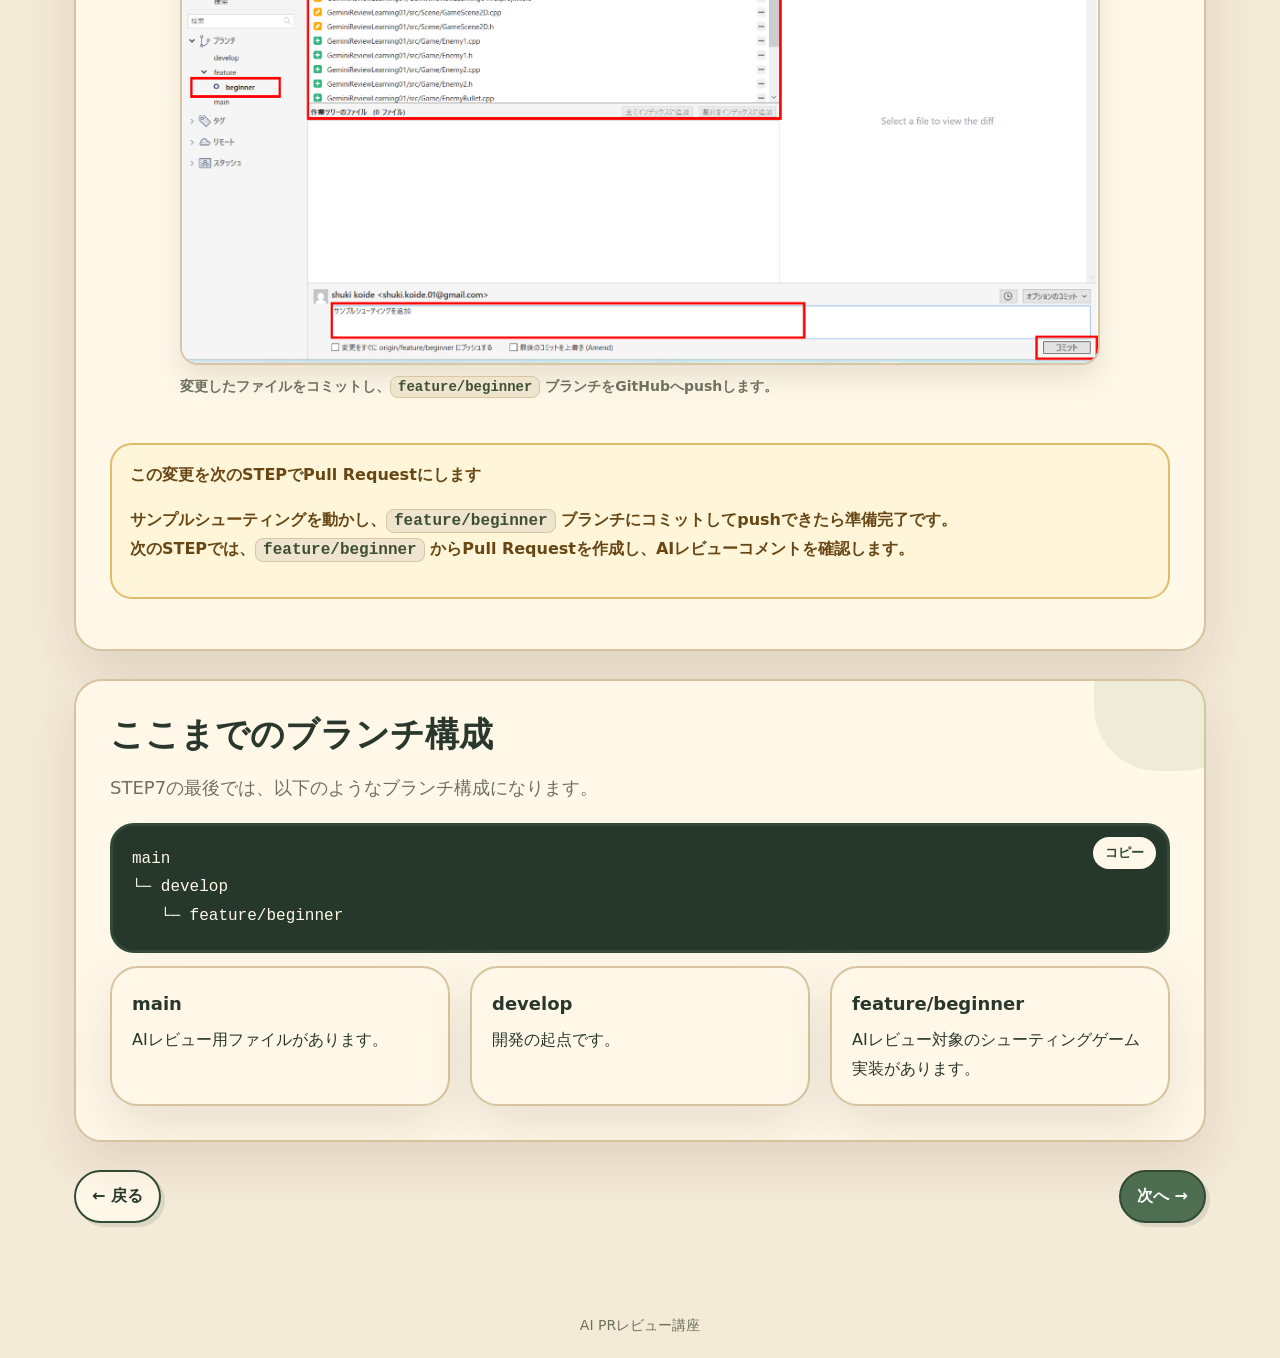
<file: step07.html>
<!doctype html><html lang="ja"><head><meta charset="UTF-8"><meta name="viewport" content="width=device-width, initial-scale=1.0"><title>STEP 7 | Git Flowでレビュー用ブランチを作る</title><link rel="stylesheet" href="css/style.css"></head><body>
<header class="header"><div class="container topbar"><div><a class="backlink" href="./">← トップへ戻る</a><div class="breadcrumbs">STEP 7 / 8</div></div><div class="logo">AI PRレビュー講座<small>GitHub Actions + Gemini API</small></div></div></header>
<main class="container"><div class="page-title"><span class="label">STEP 7</span><h1>Git Flowでレビュー用ブランチを作る</h1><p>AIレビューを動かすためのファイルをmainブランチに用意し、SourceTreeのGit Flowでdevelopとfeatureブランチを作成します。</p><div class="progress"><a class="" href="step01.html">1</a><a class="" href="step02.html">2</a><a class="" href="step03.html">3</a><a class="" href="step04.html">4</a><a class="" href="step05.html">5</a><a class="" href="step06.html">6</a><a class="current" href="step07.html">7</a><a class="" href="step08.html">8</a></div></div>
<section class="section"><h2>mainブランチにAIレビュー用ファイルを用意する</h2><p class="lead">まず、AIレビューを動かすために必要な3つのファイルをmainブランチにコミットします。</p><div class="info-grid"><div class="info-box"><strong><code>.github/workflows/ai-review.yml</code></strong>GitHub Actionsの設定ファイルです。</div><div class="info-box"><strong><code>scripts/ai_review.py</code></strong>Gemini APIを呼び出すAIレビュー処理です。</div><div class="info-box"><strong><code>review_rules/review_policy.md</code></strong>AIに渡すレビュー条件です。</div></div><p class="lead">この3つは、AIレビューを実行するための土台です。ymlはGitHub Actionsの設定、pyはAIレビュー処理、mdはレビュー条件を表します。</p><pre><code>repo/
├─ .github/
│  └─ workflows/
│     └─ ai-review.yml
├─ scripts/
│  └─ ai_review.py
└─ review_rules/
   └─ review_policy.md</code></pre><div class="step-screenshot-block"><h3 class="step-screenshot-title">AIレビュー用ファイルをコミットしてpushする</h3><p class="step-screenshot-desc"><code>.github/workflows/ai-review.yml</code>、<code>scripts/ai_review.py</code>、<code>review_rules/review_policy.md</code> をステージに追加し、コミットしてからpushします。<br>この3つのファイルが、以降のdevelopブランチやfeatureブランチにも引き継がれます。</p><img class="step-screenshot-image" src="assets/step7-main-commit-ai-files.png" alt="SourceTreeでAIレビュー用ファイルをコミットしてmainブランチへpushする画面"><p class="step-screenshot-caption">AIレビューに必要な yml / py / md ファイルをSourceTreeでコミットし、mainブランチへpushする画面です。</p></div><div class="note"><strong>ポイント：先にmainへ入れておく</strong><p>AIレビューを動かすためのファイルは、先にmainブランチへコミットしておきます。その後にGit Flowでdevelopやfeatureブランチを作成すると、これらのファイルを引き継いだ状態で作業できます。</p></div></section>
<section class="section"><h2>SourceTreeでGit Flowを開始する</h2><p class="lead">SourceTreeのGit Flow機能を使って、mainブランチからdevelopブランチを作成します。</p><ul class="list-check"><li>SourceTreeでリポジトリを開く</li><li>Git Flowを初期化する</li><li>developブランチが作成される</li><li>以後の開発はdevelopを起点に行う</li></ul><div class="step-screenshot-plain"><h3 class="step-screenshot-title">Git Flowを初期化する</h3><p class="step-screenshot-desc">SourceTree右上の Git Flow を押し、Git Flowを初期化します。<br>製品ブランチは <code>main</code>、開発ブランチは <code>develop</code> に設定します。<br>設定できたら OK を押します。</p><div class="warn"><strong>注意：</strong> 製品ブランチが <code>master</code> になっている場合は、<code>main</code> に変更してください。</div><img class="step-screenshot-image" src="assets/step7-gitflow-init.png" alt="SourceTreeでGit Flowを初期化し、製品ブランチをmain、開発ブランチをdevelopに設定する画面"><p class="step-screenshot-caption">SourceTreeのGit Flow初期化画面です。製品ブランチをmain、開発ブランチをdevelopにしてOKを押します。</p></div></section>
<section class="section"><h2>フィーチャーブランチを作成する</h2><p class="lead">developブランチから、レビュー実験用のフィーチャーブランチを作成します。今回は、初心者向けレビュー条件を試すために <code>feature/beginner</code> を作成します。</p><div class="branch-name"><code>feature/beginner</code></div><div class="note"><strong>補足：</strong> SourceTreeのGit Flowでは、入力したフィーチャー名に <code>feature/</code> が付いたブランチが作成されます。今回はフィーチャー名に <code>beginner</code> と入力します。</div><p class="lead">このfeatureブランチで、AIレビュー対象になるシューティングゲームのコードを作成します。</p><div class="step-screenshot-block"><h3 class="step-screenshot-title">新規フィーチャーを開始する</h3><p class="step-screenshot-desc">developブランチを選択していることを確認し、SourceTree右上の Git Flow を押します。<br>表示されたメニューから「新規フィーチャーを開始」を選択します。</p><img class="step-screenshot-image" src="assets/step7-gitflow-start-feature.png" alt="SourceTreeでdevelopブランチを選択し、Git Flowから新規フィーチャーを開始する画面"></div><div class="step-screenshot-block"><h3 class="step-screenshot-title">featureブランチ名を入力する</h3><p class="step-screenshot-desc">フィーチャー名に <code>beginner</code> と入力します。<br>SourceTreeでは、接頭辞 <code>feature/</code> が付くため、作成されるブランチ名は <code>feature/beginner</code> になります。</p><img class="step-screenshot-image" src="assets/step7-gitflow-feature-name.png" alt="SourceTreeでfeatureブランチ名を入力して新規フィーチャーを作成する画面"></div></section>
<section class="section"><h2>作成したブランチをpushして確認する</h2><p class="lead">ローカルで作成した <code>develop</code> ブランチと <code>feature/beginner</code> ブランチを、GitHub上にもpushします。push後、GitHubのブランチ一覧に <code>develop</code> と <code>feature/beginner</code> が表示されていれば成功です。</p><div class="step-screenshot-block"><h3 class="step-screenshot-title">developとfeatureブランチをpushする</h3><p class="step-screenshot-desc">SourceTreeの「プッシュ」を押し、<code>develop</code> と <code>feature/beginner</code> にチェックを入れてpushします。<br>リモートブランチとしてGitHubに登録されるよう、追跡のチェックも確認します。</p><div class="warn"><strong>注意：push対象を確認する</strong><p><code>develop</code> と <code>feature/beginner</code> にチェックが入っていることを確認してからpushします。mainはすでにpush済みの場合、無理に再pushする必要はありません。</p></div><img class="step-screenshot-image" src="assets/step7-push-branches.png" alt="SourceTreeでdevelopブランチとfeature/beginnerブランチをGitHubへpushする画面"><p class="step-screenshot-caption">developとfeature/beginnerブランチにチェックを入れ、GitHubへpushします。</p></div><div class="step-screenshot-block"><h3 class="step-screenshot-title">GitHub上にブランチが作られたか確認する</h3><p class="step-screenshot-desc">GitHubのブランチ切り替えメニューを開き、<code>develop</code> と <code>feature/beginner</code> が表示されているか確認します。<br>表示されていれば、SourceTreeからGitHubへのpushは成功です。</p><img class="step-screenshot-image is-compact" src="assets/step7-github-branch-list.png" alt="GitHubのブランチ一覧にmain、develop、feature/beginnerが表示されている画面"><p class="step-screenshot-caption">GitHub上にdevelopとfeature/beginnerが表示されていれば成功です。</p></div></section>
<section class="section"><h2>beginnerブランチでシューティングゲームを作成する</h2><p class="lead"><code>feature/beginner</code> ブランチ上で、DxLibを使った簡単なシューティングゲームを作成してみましょう。<br>プレイヤー、敵、弾、スコア、当たり判定など、どんな構成にするかは自由です。</p><div class="info-grid free-build-grid"><div class="info-box"><strong>プレイヤーを動かす</strong>キー入力で左右に移動できるようにします。</div><div class="info-box"><strong>弾を撃つ</strong>ボタン入力でプレイヤー弾を発射します。</div><div class="info-box"><strong>敵を出す</strong>画面上に敵を表示し、簡単に移動させます。</div><div class="info-box"><strong>当たり判定を使う</strong>弾と敵、敵弾とプレイヤーの当たり判定を確認します。</div></div><p class="lead">ここで作成したコードが、次のSTEPでAIレビューの対象になります。<br>あえて命名規則を確認しやすいコードにしたり、クラスや関数をいくつか作ったりすると、AIレビューの結果を比較しやすくなります。</p><div class="note"><strong>このコードをAIレビューに使います</strong><p>このSTEPで作成したシューティングゲームのコードを、次のSTEPでPull Requestにします。<br>Pull Requestを作成すると、GitHub Actionsが動き、Gemini APIによるAIレビューコメントが投稿されます。</p></div><div class="warn"><strong>注意：レビュー結果を見るための実験です</strong><p>この教材では、AIレビューがどのような指摘をするかを確認することが目的です。<br>実際の開発では、危険な処理や分かりにくい命名をそのままにせず、レビュー結果をもとに修正していきましょう。</p></div></section>
<section class="section sample-game-section"><h2>サンプルシューティングを動かす</h2><p class="lead">Teamsで配布されたサンプルファイルを使って、AIレビュー対象にするシューティングゲームを動かします。<br>ここで追加したコードを次のSTEPでPull Requestにし、AIレビューコメントを確認します。</p><div class="procedure-list sample-procedure-list">
<article class="procedure-step"><div class="procedure-step-heading"><span class="procedure-step-number">1</span><h3 class="procedure-step-title">配布ファイルをダウンロードする</h3></div><p>事前にTeamsで配布された以下のファイルをダウンロードします。</p><ul class="list-check"><li><code>Game.zip</code></li><li><code>GameScene2D.h</code></li><li><code>GameScene2D.cpp</code></li></ul><div class="note"><strong>補足：</strong> <code>Game.zip</code> には、シューティングゲームで使う <code>Player</code>、<code>Enemy</code>、<code>Bullet</code> などのファイルが入っています。<br><code>GameScene2D.h</code> と <code>GameScene2D.cpp</code> は、ゲームシーン側からそれらのクラスを使うための差し替え用ファイルです。</div></article>
<article class="procedure-step"><div class="procedure-step-heading"><span class="procedure-step-number">2</span><h3 class="procedure-step-title">Game.zip を解凍して src の中に入れる</h3></div><p><code>Game.zip</code> を解凍し、出てきた <code>Game</code> フォルダをプロジェクトの <code>src</code> フォルダの中に入れます。</p><pre><code>src/
└─ Game/
   ├─ Player.h
   ├─ Player.cpp
   ├─ Enemy1.h
   ├─ Enemy1.cpp
   ├─ Enemy2.h
   ├─ Enemy2.cpp
   ├─ PlayerBullet.h
   ├─ PlayerBullet.cpp
   ├─ EnemyBullet.h
   └─ EnemyBullet.cpp</code></pre><figure class="procedure-figure"><img class="procedure-image is-medium" src="assets/step7-sample-game-copy-src.png" alt="Game.zipを解凍してsrcフォルダの中にGameフォルダを配置する画面"><figcaption>解凍した <code>Game</code> フォルダを、プロジェクトの <code>src</code> フォルダの中に入れます。</figcaption></figure></article>
<article class="procedure-step"><div class="procedure-step-heading"><span class="procedure-step-number">3</span><h3 class="procedure-step-title">Visual Studioで既存の項目を追加する</h3></div><p><code>.sln</code> ファイルを開き、Visual Studioのソリューションエクスプローラーで <code>src</code> を右クリックします。<br>メニューから「追加」→「既存の項目」を選択します。</p><figure class="procedure-figure"><img class="procedure-image" src="assets/step7-sample-game-add-existing-item.png" alt="Visual Studioでsrcを右クリックし、追加から既存の項目を選ぶ画面"><figcaption><code>src</code> を右クリックし、「追加」→「既存の項目」を選択します。</figcaption></figure></article>
<article class="procedure-step"><div class="procedure-step-heading"><span class="procedure-step-number">4</span><h3 class="procedure-step-title">src/Game 以下のファイルをすべて追加する</h3></div><p><code>src/Game</code> フォルダの中にある <code>.h</code> と <code>.cpp</code> をすべて選択し、「追加」を押します。<br>これで、Visual Studioのプロジェクトにサンプルシューティング用のファイルが登録されます。</p><figure class="procedure-figure"><img class="procedure-image" src="assets/step7-sample-game-select-files.png" alt="Visual Studioでsrc/Game以下のファイルをすべて選択して追加する画面"><figcaption><code>src/Game</code> 以下のファイルをすべて選択し、「追加」を押します。</figcaption></figure></article>
<article class="procedure-step"><div class="procedure-step-heading"><span class="procedure-step-number">5</span><h3 class="procedure-step-title">GameScene2D.h / cpp を上書きする</h3></div><p>配布された <code>GameScene2D.h</code> と <code>GameScene2D.cpp</code> の内容で、既存の同名ファイルを上書きします。<br>この2つのファイルでは、<code>src/Game</code> に追加した <code>Player</code>、<code>Enemy1</code>、<code>Enemy2</code>、<code>PlayerBullet</code>、<code>EnemyBullet</code> を使ってゲームを動かします。</p><div class="warn"><strong>注意：上書き前に確認する</strong><p>既存の <code>GameScene2D.h</code> と <code>GameScene2D.cpp</code> に自分で変更を加えている場合は、上書き前にバックアップしておきましょう。</p></div><h4>GameScene2D.h</h4><pre class="code-block-large"><code class="language-cpp">#pragma once

#include "BaseScene.h"

#include "../Game/Enemy1.h"
#include "../Game/Enemy2.h"
#include "../Game/EnemyBullet.h"
#include "../Game/Player.h"
#include "../Game/PlayerBullet.h"

#include &lt;array&gt;

/**
 * @brief ゲーム本編を表すシーンクラスです。
 */
class GameScene2D : public BaseScene
{
public:
    /**
     * @brief ゲームシーンを生成します。
     * @param sceneManager シーン遷移を依頼する先のマネージャーです。
     * @return なし。
     */
    explicit GameScene2D( SceneManager* sceneManager );

    /**
     * @brief ゲームシーンを破棄します。
     * @return なし。
     */
    ~GameScene2D() override;

    /**
     * @brief ゲームシーンの初期化を行います。
     * @return なし。
     */
    void Init() override;

    /**
     * @brief ゲームシーンの更新処理を行います。
     * @return なし。
     */
    void Update() override;

    /**
     * @brief ゲームシーンの描画処理を行います。
     * @return なし。
     */
    void Draw() override;

private:
    Player player_;
    Enemy1 enemy1_;
    Enemy2 enemy2_;
    std::array&lt;PlayerBullet, maxBulletCount&gt; playerBullets_;
    std::array&lt;EnemyBullet, 24&gt; enemyBullets_;
    int score_;
    int enemy2HpMirror_;
};</code></pre><h4>GameScene2D.cpp</h4><pre class="code-block-large"><code class="language-cpp">#include "GameScene2D.h"

#include "../Input/InputManager.h"
#include "SceneManager.h"

#include &lt;DxLib.h&gt;

static bool IsHit( float ax, float ay, int aw, float bx, float by, int bw )
{
    return ax &lt; bx + bw &amp;&amp; ax + aw &gt; bx &amp;&amp; ay &lt; by + bw &amp;&amp; ay + aw &gt; by;
}

GameScene2D::GameScene2D( SceneManager* sceneManager )
    : BaseScene( sceneManager )
    , score_( 0 )
    , enemy2HpMirror_( 0 )
{
}

GameScene2D::~GameScene2D() = default;

void GameScene2D::Init()
{
    score_ = 0;
    enemy2HpMirror_ = 4;

    player_.Init();
    enemy1_.Init( 210.0f, 80.0f );
    enemy2_.Init( 850.0f, 120.0f );
    enemy2_.SetExternalHp( &amp;enemy2HpMirror_ );

    for (int i = 0; i &lt; maxBulletCount; ++i)
    {
        playerBullets_[i].Deactivate();
    }

    for (int i = 0; i &lt; static_cast&lt;int&gt;( enemyBullets_.size() ); ++i)
    {
        enemyBullets_[i].Deactivate();
        enemyBullets_[i].SetTarget( player_.GetXAddress() );
    }
}

void GameScene2D::Update()
{
    player_.update( playerBullets_.data(), static_cast&lt;int&gt;( playerBullets_.size() ) );
    enemy1_.update( enemyBullets_.data(), static_cast&lt;int&gt;( enemyBullets_.size() ) );
    enemy2_.update( enemyBullets_.data(), static_cast&lt;int&gt;( enemyBullets_.size() ) );

    for (int i = 0; i &lt; static_cast&lt;int&gt;( playerBullets_.size() ); ++i)
    {
        playerBullets_[i].update();
    }

    for (int i = 0; i &lt; static_cast&lt;int&gt;( enemyBullets_.size() ); ++i)
    {
        enemyBullets_[i].update();
    }

    for (int i = 0; i &lt; static_cast&lt;int&gt;( playerBullets_.size() ); ++i)
    {
        if (!playerBullets_[i].IsActive())
        {
            continue;
        }

        if (enemy1_.IsAlive() &amp;&amp; IsHit(
            playerBullets_[i].GetX(),
            playerBullets_[i].GetY(),
            playerBullets_[i].GetSize(),
            enemy1_.GetX(),
            enemy1_.GetY(),
            enemy1_.GetSize() ))
        {
            enemy1_.Damage( 1 );
            playerBullets_[i].Deactivate();
            score_ += 10;
        }

        if (enemy2_.IsAlive() &amp;&amp; playerBullets_[i].IsActive() &amp;&amp; IsHit(
            playerBullets_[i].GetX(),
            playerBullets_[i].GetY(),
            playerBullets_[i].GetSize(),
            enemy2_.GetX(),
            enemy2_.GetY(),
            enemy2_.GetSize() ))
        {
            enemy2_.Damage( 1 );
            playerBullets_[i].Deactivate();
            score_ += 20;
        }
    }

    for (int i = 0; i &lt; static_cast&lt;int&gt;( enemyBullets_.size() ); ++i)
    {
        if (enemyBullets_[i].IsActive() &amp;&amp; player_.IsAlive() &amp;&amp; IsHit(
            enemyBullets_[i].GetX(),
            enemyBullets_[i].GetY(),
            enemyBullets_[i].GetSize(),
            player_.GetX(),
            player_.GetY(),
            player_.GetSize() ))
        {
            player_.Damage( 1 );
            enemyBullets_[i].Deactivate();
        }
    }

    if (InputManager::GetInstance().IsKeyPressed( KEY_INPUT_RETURN ))
    {
        sceneManager_-&gt;ChangeScene( SceneID::Result );
    }
}

void GameScene2D::Draw()
{
    DrawString( 10, 10, "Arrow keys: move  Space/Z: shot  Enter: result", GetColor( 255, 255, 255 ) );
    DrawFormatString( 10, 58, GetColor( 255, 255, 255 ), "Score: %d", score_ );

    enemy1_.draw();
    enemy2_.draw();

    for (int i = 0; i &lt; static_cast&lt;int&gt;( playerBullets_.size() ); ++i)
    {
        playerBullets_[i].draw();
    }

    for (int i = 0; i &lt; static_cast&lt;int&gt;( enemyBullets_.size() ); ++i)
    {
        enemyBullets_[i].draw();
    }

    player_.draw();

    if (!player_.IsAlive())
    {
        DrawString( 560, 350, "PLAYER DOWN", GetColor( 255, 64, 64 ) );
    }
}</code></pre></article>
<article class="procedure-step"><div class="procedure-step-heading"><span class="procedure-step-number">6</span><h3 class="procedure-step-title">ビルドして実行する</h3></div><p>ファイルを追加できたら、Visual Studioでビルドして実行します。<br>シューティングゲームの画面が表示され、プレイヤー移動や弾の発射ができれば成功です。</p><ul class="list-check"><li>矢印キー：プレイヤー移動</li><li>Space / Z：弾を撃つ</li><li>Enter：リザルト画面へ移動</li></ul><figure class="procedure-figure"><img class="procedure-image" src="assets/step7-sample-game-run.png" alt="Visual StudioでビルドしてDxLibのシューティングゲームを実行している画面"><figcaption>ビルドして実行し、シューティングゲームが動くことを確認します。</figcaption></figure></article>
<article class="procedure-step"><div class="procedure-step-heading"><span class="procedure-step-number">7</span><h3 class="procedure-step-title">サンプルシューティングをコミットしてpushする</h3></div><p>シューティングゲームが動作したら、追加・変更したファイルをコミットし、<code>feature/beginner</code> ブランチをGitHubへpushします。<br>このコミットが、次のSTEPでPull Requestを作るための元になります。</p><div class="tip"><strong>補足：</strong> この時点では、AIレビュー用のPull Requestはまだ作成しません。<br>まずは <code>feature/beginner</code> ブランチに変更をpushできていることを確認します。</div><figure class="procedure-figure"><img class="procedure-image" src="assets/step7-sample-game-commit-push.png" alt="SourceTreeでサンプルシューティングをコミットしてfeature/beginnerブランチをpushする画面"><figcaption>変更したファイルをコミットし、<code>feature/beginner</code> ブランチをGitHubへpushします。</figcaption></figure></article>
</div><div class="tip"><strong>この変更を次のSTEPでPull Requestにします</strong><p>サンプルシューティングを動かし、<code>feature/beginner</code> ブランチにコミットしてpushできたら準備完了です。<br>次のSTEPでは、<code>feature/beginner</code> からPull Requestを作成し、AIレビューコメントを確認します。</p></div></section>
<section class="section"><h2>ここまでのブランチ構成</h2><p class="lead">STEP7の最後では、以下のようなブランチ構成になります。</p><pre><code>main
└─ develop
   └─ feature/beginner</code></pre><div class="info-grid"><div class="info-box"><strong>main</strong>AIレビュー用ファイルがあります。</div><div class="info-box"><strong>develop</strong>開発の起点です。</div><div class="info-box"><strong>feature/beginner</strong>AIレビュー対象のシューティングゲーム実装があります。</div></div></section>
<div class="nav-footer"><a class="btn" href="step06.html">← 戻る</a><a class="btn primary" href="step08.html">次へ →</a></div></main><div class="footer">AI PRレビュー講座</div><script src="js/main.js"></script></body></html>
</file>
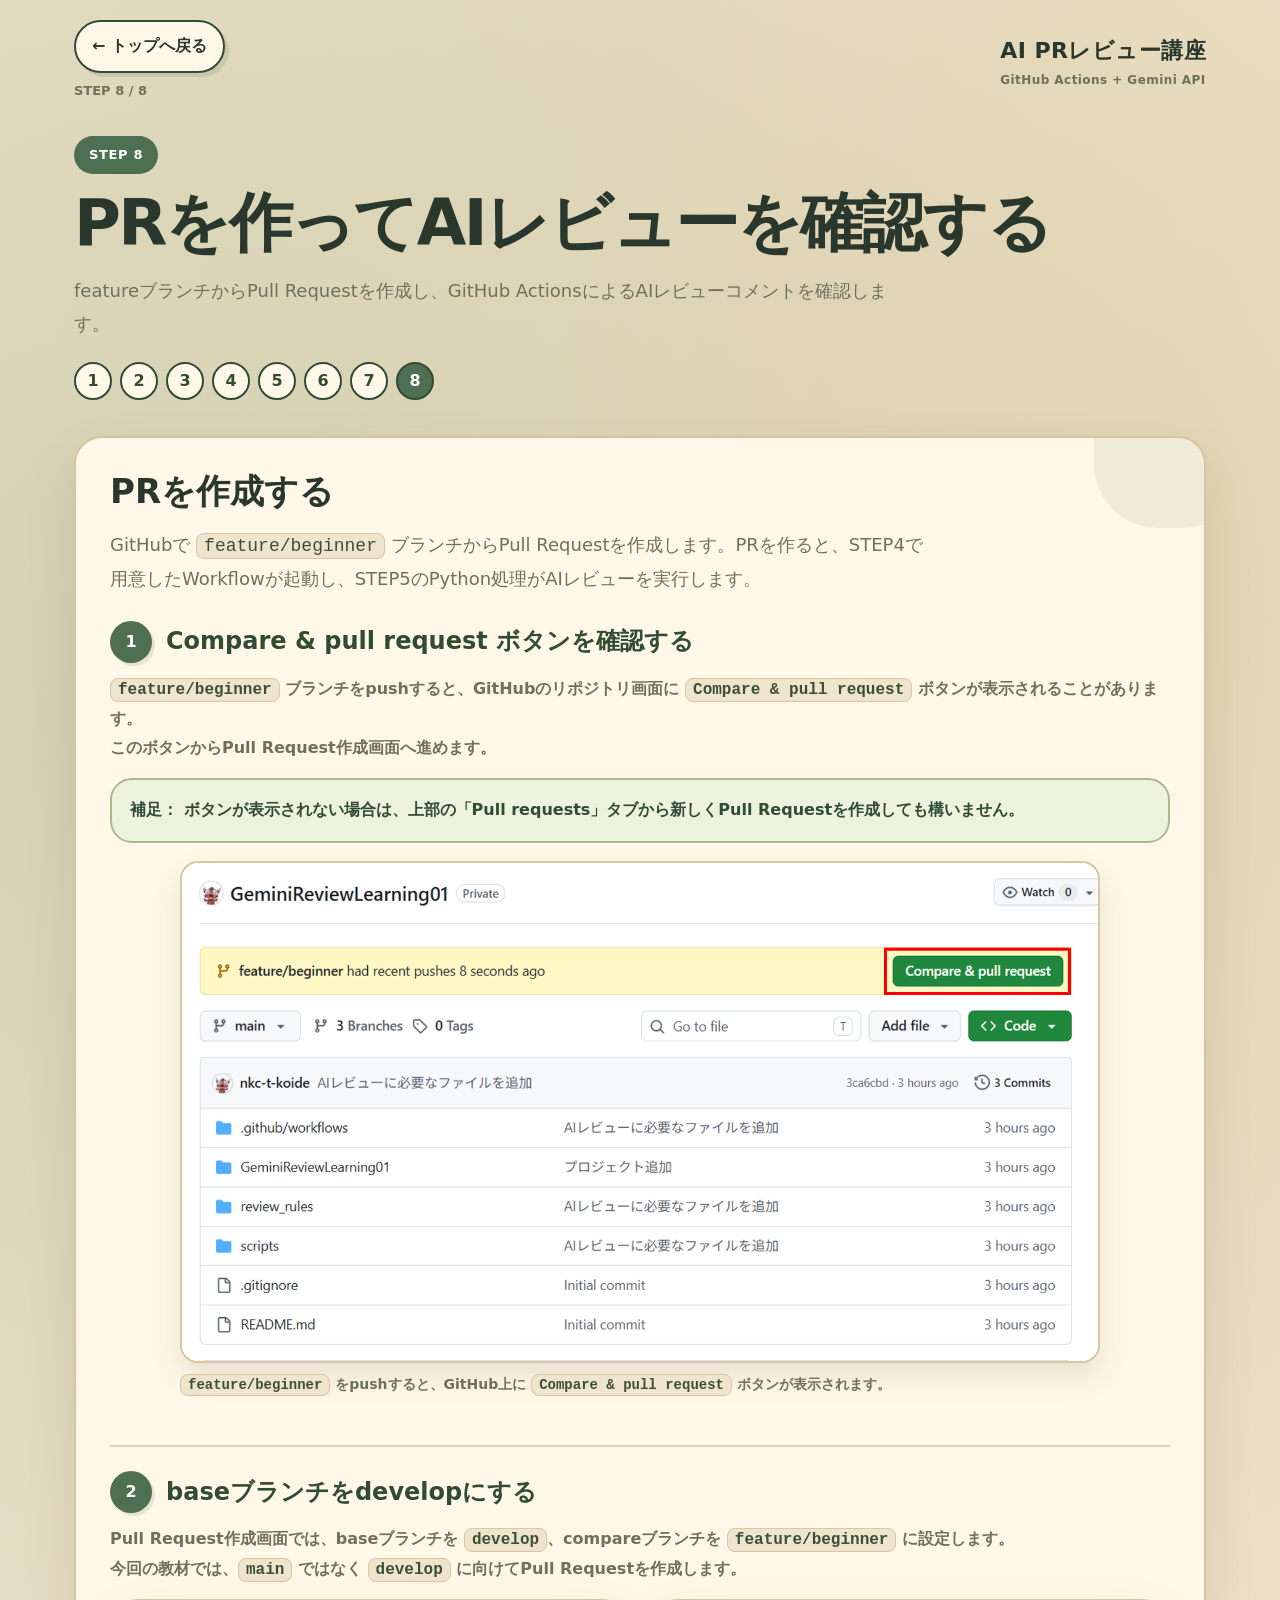
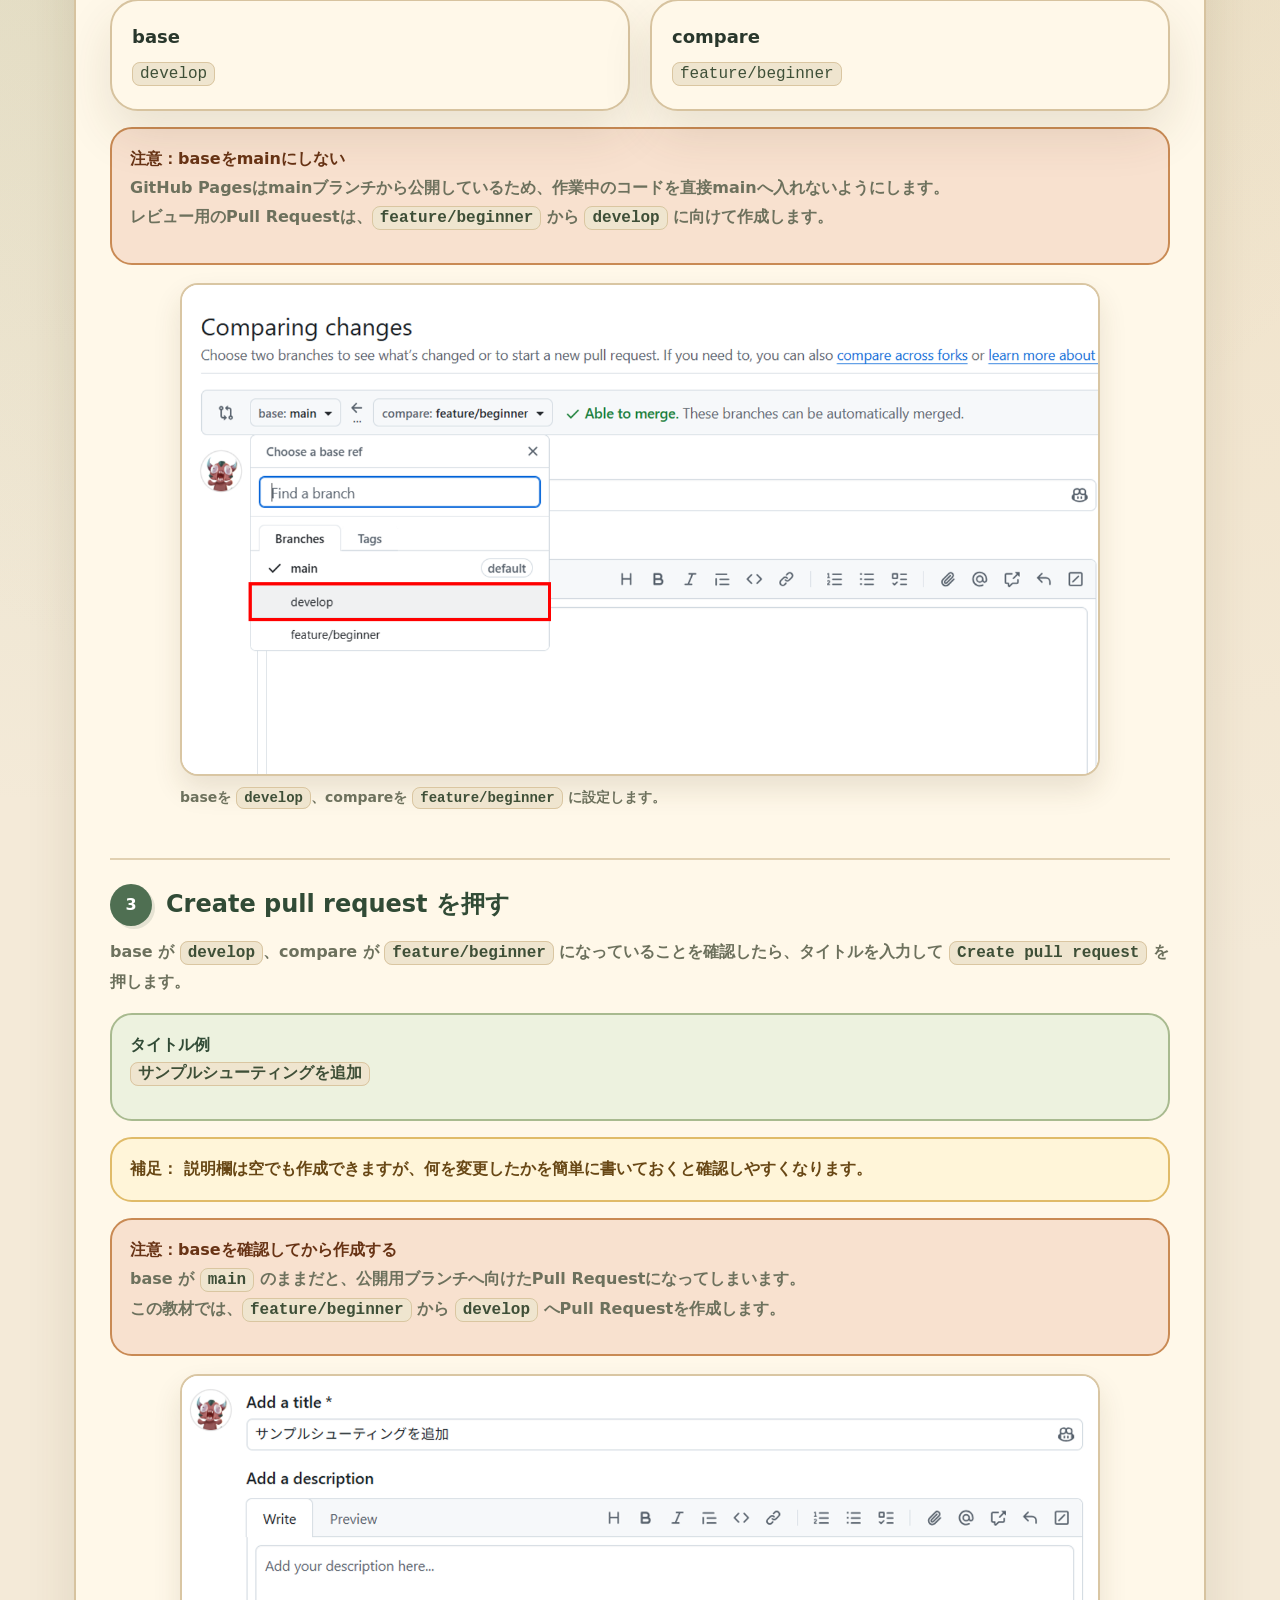
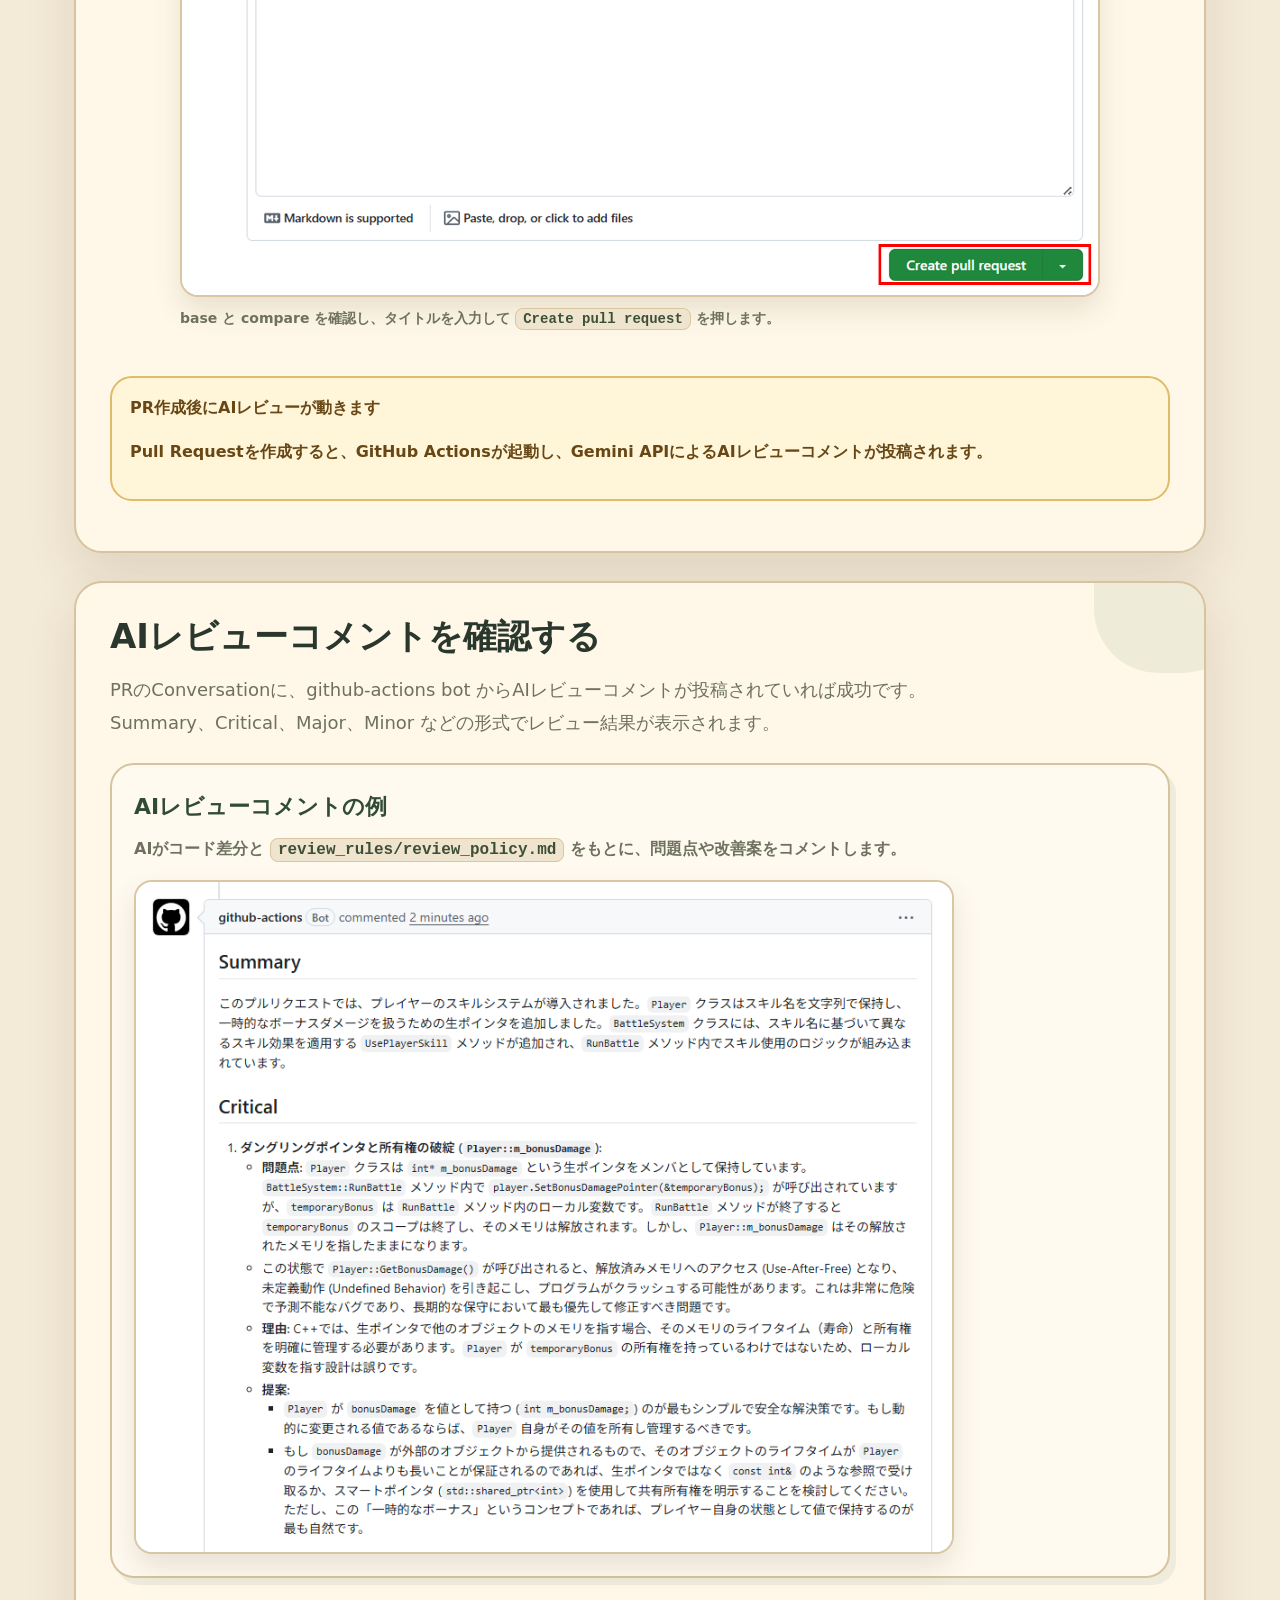
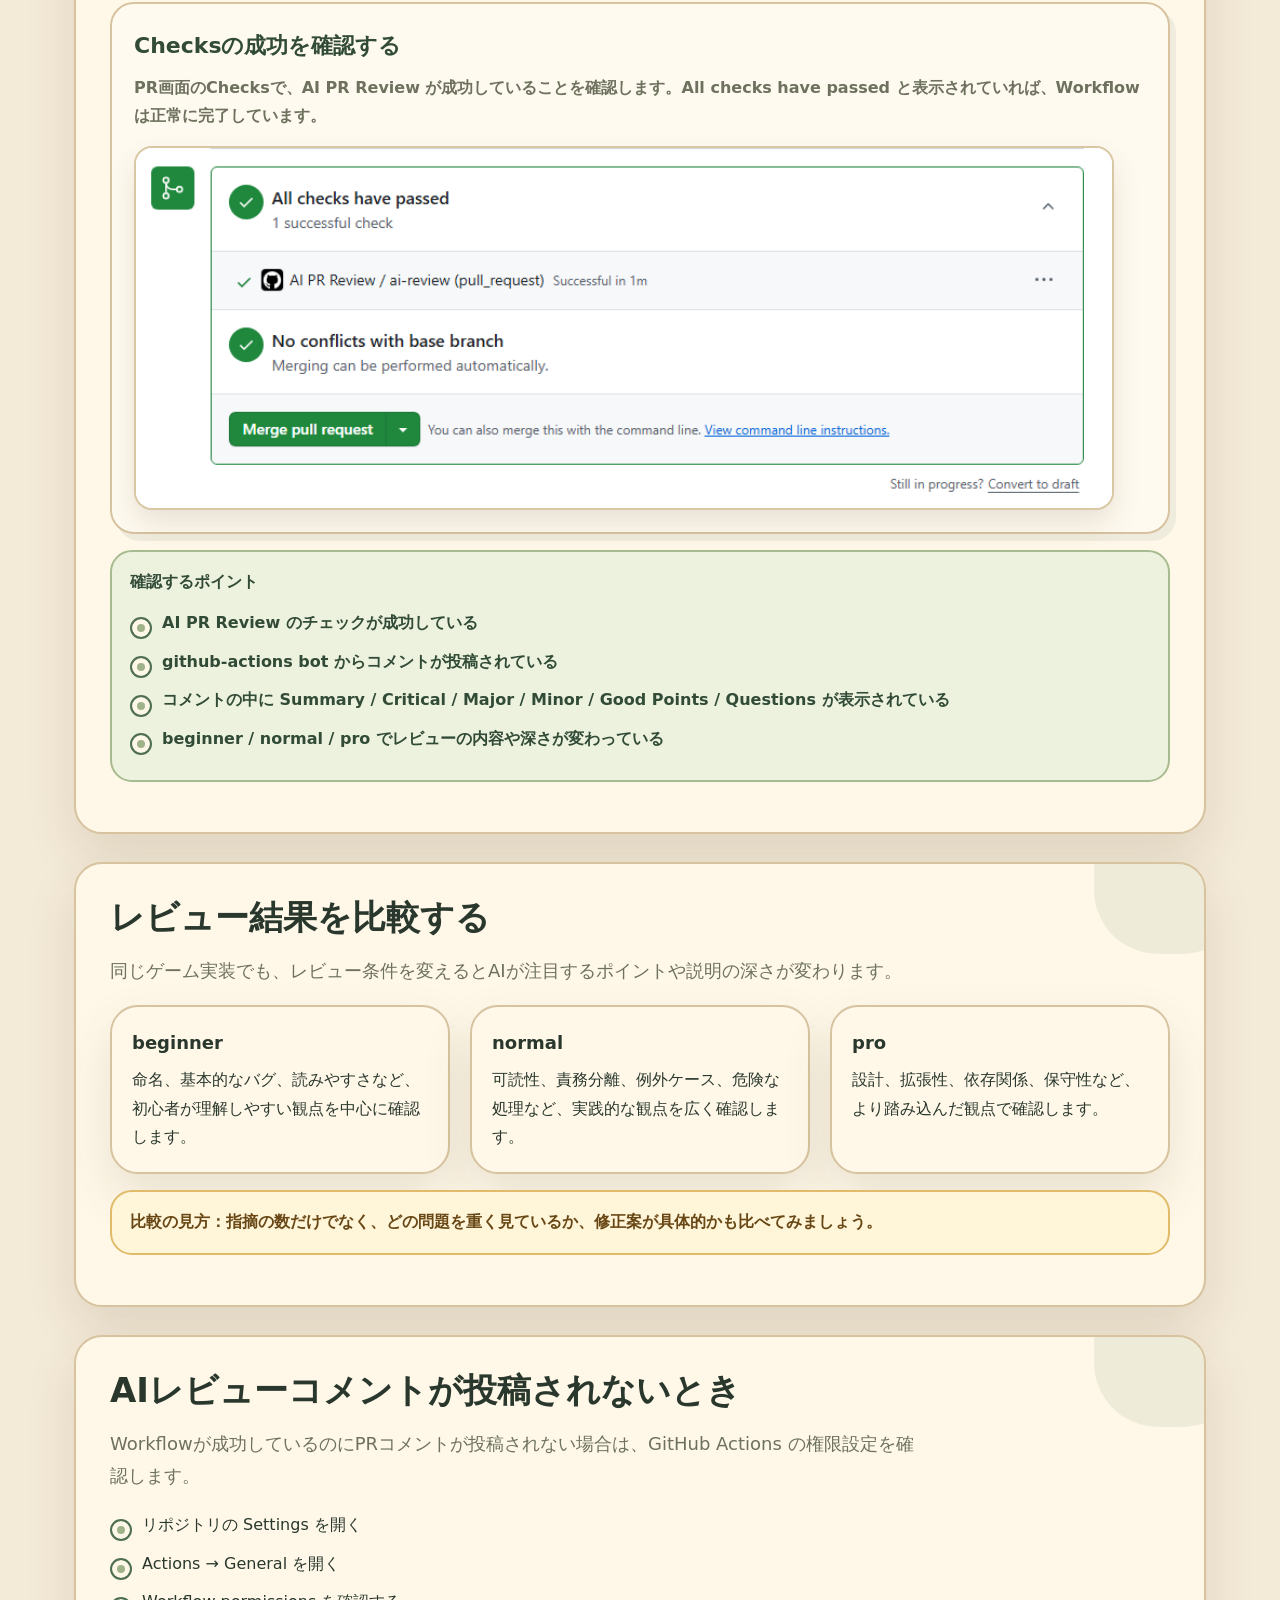
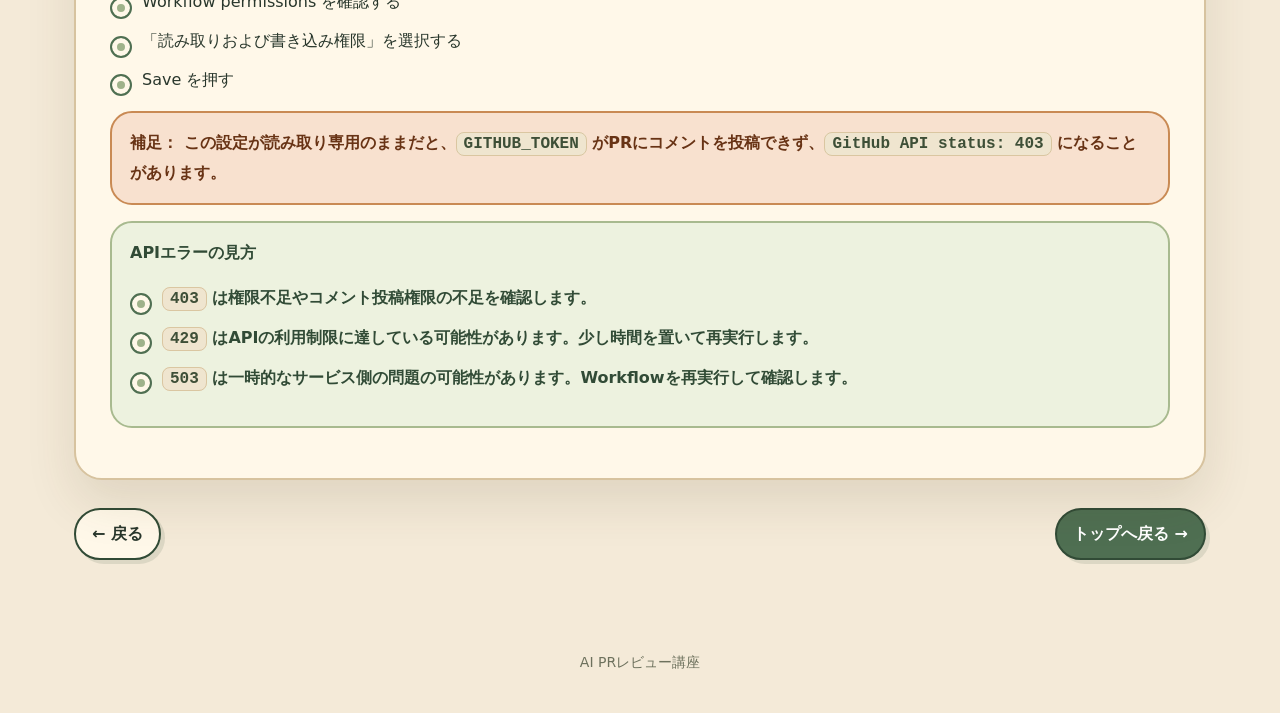
<file: step08.html>
<!doctype html><html lang="ja"><head><meta charset="UTF-8"><meta name="viewport" content="width=device-width, initial-scale=1.0"><title>STEP 8 | PRを作ってAIレビューを確認する</title><link rel="stylesheet" href="css/style.css"></head><body>
<header class="header"><div class="container topbar"><div><a class="backlink" href="./">← トップへ戻る</a><div class="breadcrumbs">STEP 8 / 8</div></div><div class="logo">AI PRレビュー講座<small>GitHub Actions + Gemini API</small></div></div></header>
<main class="container"><div class="page-title"><span class="label">STEP 8</span><h1>PRを作ってAIレビューを確認する</h1><p>featureブランチからPull Requestを作成し、GitHub ActionsによるAIレビューコメントを確認します。</p><div class="progress"><a class="" href="step01.html">1</a><a class="" href="step02.html">2</a><a class="" href="step03.html">3</a><a class="" href="step04.html">4</a><a class="" href="step05.html">5</a><a class="" href="step06.html">6</a><a class="" href="step07.html">7</a><a class="current" href="step08.html">8</a></div></div>
<section class="section pr-create-section"><h2>PRを作成する</h2><p class="lead">GitHubで <code>feature/beginner</code> ブランチからPull Requestを作成します。PRを作ると、STEP4で用意したWorkflowが起動し、STEP5のPython処理がAIレビューを実行します。</p><div class="procedure-list pr-check-list"><article class="procedure-step"><div class="procedure-step-heading"><span class="procedure-step-number">1</span><h3 class="procedure-step-title">Compare &amp; pull request ボタンを確認する</h3></div><p><code>feature/beginner</code> ブランチをpushすると、GitHubのリポジトリ画面に <code>Compare &amp; pull request</code> ボタンが表示されることがあります。<br>このボタンからPull Request作成画面へ進めます。</p><div class="note"><strong>補足：</strong> ボタンが表示されない場合は、上部の「Pull requests」タブから新しくPull Requestを作成しても構いません。</div><figure class="procedure-figure"><img class="procedure-image" src="assets/step8-compare-pr-button.png" alt="GitHubのリポジトリ画面にCompare and pull requestボタンが表示されている画面"><figcaption><code>feature/beginner</code> をpushすると、GitHub上に <code>Compare &amp; pull request</code> ボタンが表示されます。</figcaption></figure></article><article class="procedure-step"><div class="procedure-step-heading"><span class="procedure-step-number">2</span><h3 class="procedure-step-title">baseブランチをdevelopにする</h3></div><p>Pull Request作成画面では、baseブランチを <code>develop</code>、compareブランチを <code>feature/beginner</code> に設定します。<br>今回の教材では、<code>main</code> ではなく <code>develop</code> に向けてPull Requestを作成します。</p><div class="info-grid"><div class="info-box"><strong>base</strong><code>develop</code></div><div class="info-box"><strong>compare</strong><code>feature/beginner</code></div></div><div class="warn"><strong>注意：baseをmainにしない</strong><p>GitHub Pagesはmainブランチから公開しているため、作業中のコードを直接mainへ入れないようにします。<br>レビュー用のPull Requestは、<code>feature/beginner</code> から <code>develop</code> に向けて作成します。</p></div><figure class="procedure-figure"><img class="procedure-image" src="assets/step8-select-base-develop.png" alt="GitHubのPull Request作成画面でbaseブランチをdevelop、compareブランチをfeature/beginnerに設定する画面"><figcaption>baseを <code>develop</code>、compareを <code>feature/beginner</code> に設定します。</figcaption></figure></article><article class="procedure-step"><div class="procedure-step-heading"><span class="procedure-step-number">3</span><h3 class="procedure-step-title">Create pull request を押す</h3></div><p>base が <code>develop</code>、compare が <code>feature/beginner</code> になっていることを確認したら、タイトルを入力して <code>Create pull request</code> を押します。</p><div class="note"><strong>タイトル例</strong><p><code>サンプルシューティングを追加</code></p></div><div class="tip"><strong>補足：</strong> 説明欄は空でも作成できますが、何を変更したかを簡単に書いておくと確認しやすくなります。</div><div class="warn"><strong>注意：baseを確認してから作成する</strong><p>base が <code>main</code> のままだと、公開用ブランチへ向けたPull Requestになってしまいます。<br>この教材では、<code>feature/beginner</code> から <code>develop</code> へPull Requestを作成します。</p></div><figure class="procedure-figure"><img class="procedure-image" src="assets/step8-create-pull-request.png" alt="GitHubのPull Request作成画面でCreate pull requestボタンを押す画面"><figcaption>base と compare を確認し、タイトルを入力して <code>Create pull request</code> を押します。</figcaption></figure></article></div><div class="tip"><strong>PR作成後にAIレビューが動きます</strong><p>Pull Requestを作成すると、GitHub Actionsが起動し、Gemini APIによるAIレビューコメントが投稿されます。</p></div></section>
<section class="section result-section"><h2>AIレビューコメントを確認する</h2><p class="lead">PRのConversationに、github-actions bot からAIレビューコメントが投稿されていれば成功です。Summary、Critical、Major、Minor などの形式でレビュー結果が表示されます。</p><div class="result-flow"><article class="result-card"><h3>AIレビューコメントの例</h3><p>AIがコード差分と <code>review_rules/review_policy.md</code> をもとに、問題点や改善案をコメントします。</p><img class="result-image result-image-comment" src="assets/step7-ai-review-comment.png" alt="GitHub Actions bot がPull RequestにAIレビューコメントを投稿している画面"></article><article class="result-card"><h3>Checksの成功を確認する</h3><p>PR画面のChecksで、AI PR Review が成功していることを確認します。All checks have passed と表示されていれば、Workflowは正常に完了しています。</p><img class="result-image result-image-checks" src="assets/step7-checks-passed.png" alt="GitHub Pull RequestでAI PR Reviewのチェックが成功している画面"></article></div><div class="note"><strong>確認するポイント</strong><ul class="list-check"><li>AI PR Review のチェックが成功している</li><li>github-actions bot からコメントが投稿されている</li><li>コメントの中に Summary / Critical / Major / Minor / Good Points / Questions が表示されている</li><li>beginner / normal / pro でレビューの内容や深さが変わっている</li></ul></div></section>
<section class="section"><h2>レビュー結果を比較する</h2><p class="lead">同じゲーム実装でも、レビュー条件を変えるとAIが注目するポイントや説明の深さが変わります。</p><div class="info-grid"><div class="info-box"><strong>beginner</strong>命名、基本的なバグ、読みやすさなど、初心者が理解しやすい観点を中心に確認します。</div><div class="info-box"><strong>normal</strong>可読性、責務分離、例外ケース、危険な処理など、実践的な観点を広く確認します。</div><div class="info-box"><strong>pro</strong>設計、拡張性、依存関係、保守性など、より踏み込んだ観点で確認します。</div></div><div class="tip"><strong>比較の見方：</strong>指摘の数だけでなく、どの問題を重く見ているか、修正案が具体的かも比べてみましょう。</div></section>
<section class="section"><h2>AIレビューコメントが投稿されないとき</h2><p class="lead">Workflowが成功しているのにPRコメントが投稿されない場合は、GitHub Actions の権限設定を確認します。</p><ol class="list-check"><li>リポジトリの Settings を開く</li><li>Actions → General を開く</li><li>Workflow permissions を確認する</li><li>「読み取りおよび書き込み権限」を選択する</li><li>Save を押す</li></ol><div class="warn"><strong>補足：</strong> この設定が読み取り専用のままだと、<code>GITHUB_TOKEN</code> がPRにコメントを投稿できず、<code>GitHub API status: 403</code> になることがあります。</div><div class="note"><strong>APIエラーの見方</strong><ul class="list-check"><li><code>403</code> は権限不足やコメント投稿権限の不足を確認します。</li><li><code>429</code> はAPIの利用制限に達している可能性があります。少し時間を置いて再実行します。</li><li><code>503</code> は一時的なサービス側の問題の可能性があります。Workflowを再実行して確認します。</li></ul></div></section>
<div class="nav-footer"><a class="btn" href="step07.html">← 戻る</a><a class="btn primary" href="./">トップへ戻る →</a></div></main><div class="footer">AI PRレビュー講座</div><script src="js/main.js"></script></body></html>
</file>
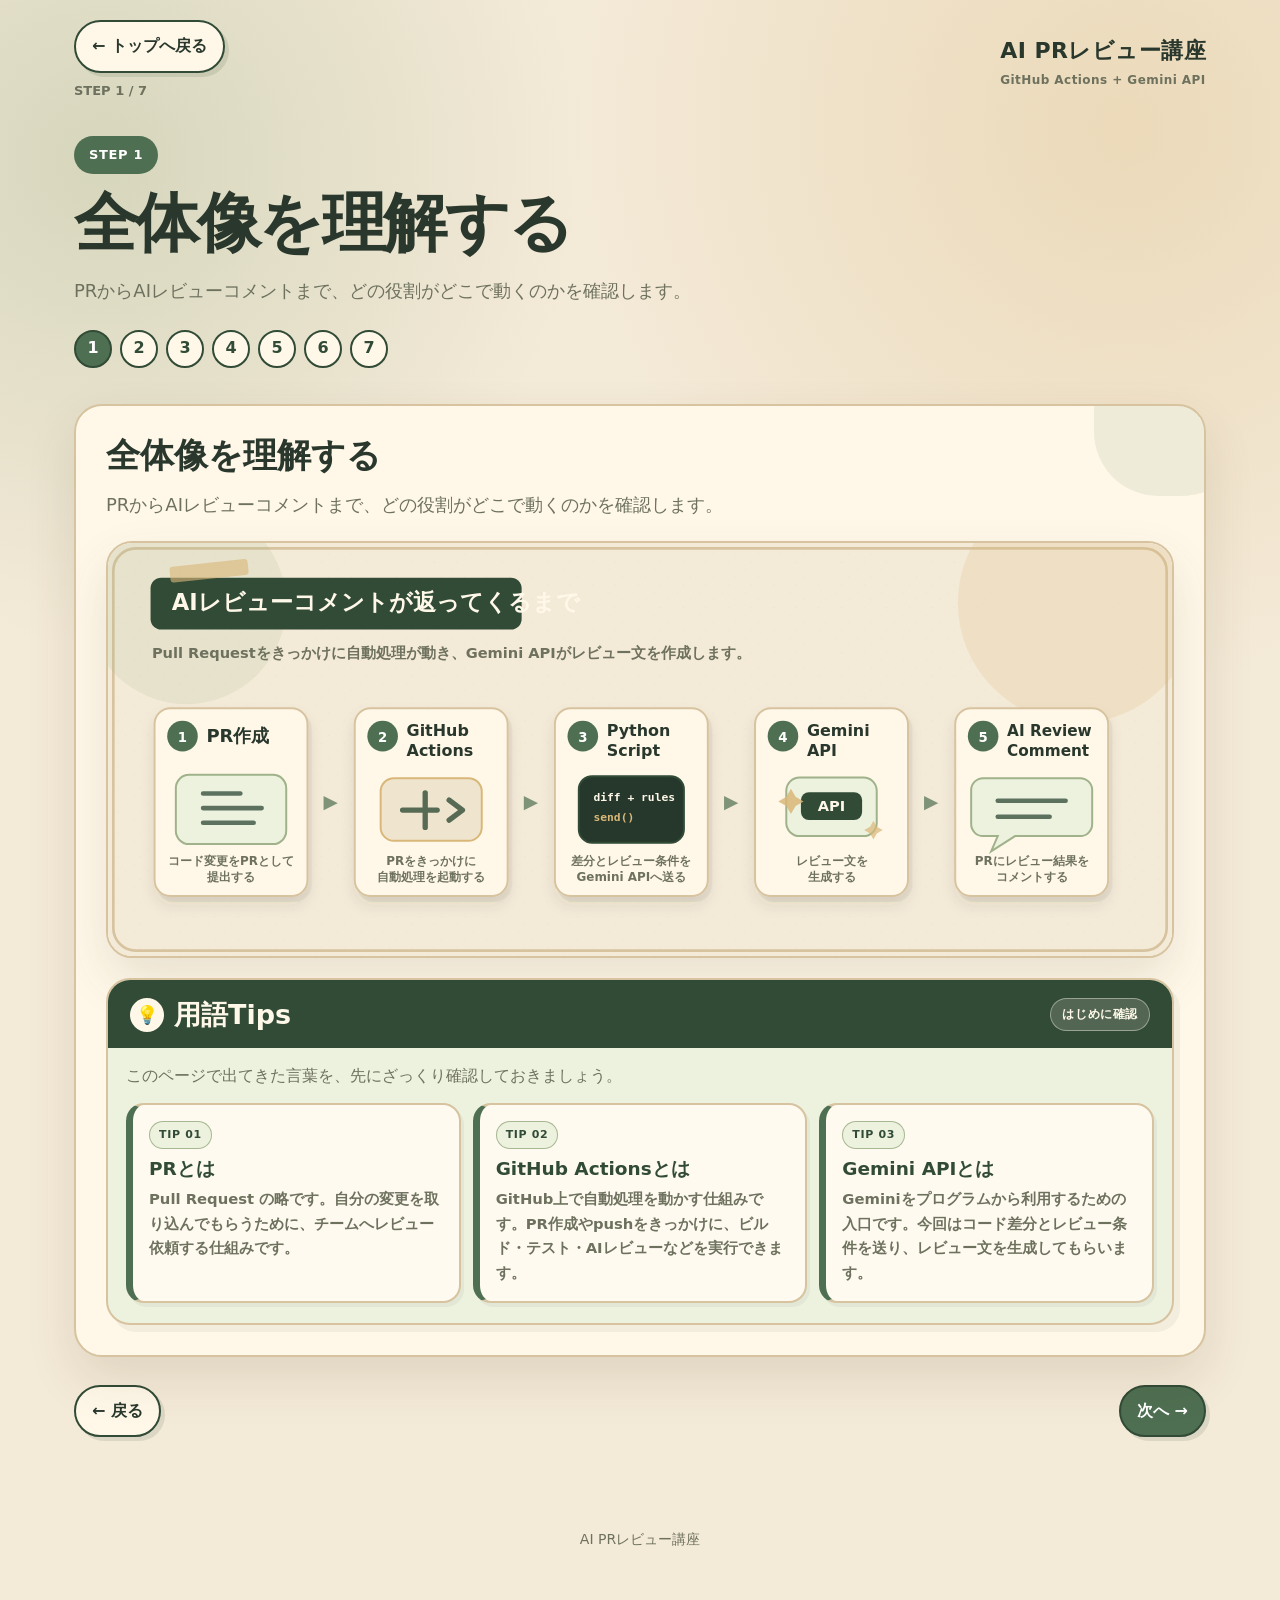
<file: pages/step01.html>
<!doctype html><html lang="ja"><head><meta charset="UTF-8"><meta name="viewport" content="width=device-width, initial-scale=1.0"><title>STEP 1 | 全体像を理解する</title><link rel="stylesheet" href="css/style.css"></head><body>
<header class="header"><div class="container topbar"><div><a class="backlink" href="index.html">← トップへ戻る</a><div class="breadcrumbs">STEP 1 / 7</div></div><div class="logo">AI PRレビュー講座<small>GitHub Actions + Gemini API</small></div></div></header>
<main class="container"><div class="page-title"><span class="label">STEP 1</span><h1>全体像を理解する</h1><p>PRからAIレビューコメントまで、どの役割がどこで動くのかを確認します。</p><div class="progress"><a class="current" href="step01.html">1</a><a class="" href="step02.html">2</a><a class="" href="step03.html">3</a><a class="" href="step04.html">4</a><a class="" href="step05.html">5</a><a class="" href="step06.html">6</a><a class="" href="step07.html">7</a></div></div>
<section class="section tips-section"><h2>全体像を理解する</h2><p class="lead">PRからAIレビューコメントまで、どの役割がどこで動くのかを確認します。</p><figure class="figure"><img src="assets/step1_ai_review_flow.svg" alt="AIレビューコメントが返ってくるまでの流れ"></figure><div class="tips-block"><div class="tips-heading"><div class="tips-title"><span class="tips-icon">💡</span><h2>用語Tips</h2></div><span class="tips-sub">はじめに確認</span></div><p class="lead">このページで出てきた言葉を、先にざっくり確認しておきましょう。</p><div class="tips-grid"><div class="tips-card"><span class="tips-label">TIP 01</span><h3>PRとは</h3><p>Pull Request の略です。自分の変更を取り込んでもらうために、チームへレビュー依頼する仕組みです。</p></div><div class="tips-card"><span class="tips-label">TIP 02</span><h3>GitHub Actionsとは</h3><p>GitHub上で自動処理を動かす仕組みです。PR作成やpushをきっかけに、ビルド・テスト・AIレビューなどを実行できます。</p></div><div class="tips-card"><span class="tips-label">TIP 03</span><h3>Gemini APIとは</h3><p>Geminiをプログラムから利用するための入口です。今回はコード差分とレビュー条件を送り、レビュー文を生成してもらいます。</p></div></div></div></section>
<div class="nav-footer"><a class="btn" href="index.html">← 戻る</a><a class="btn primary" href="step02.html">次へ →</a></div></main><div class="footer">AI PRレビュー講座</div><script src="js/main.js"></script></body></html>
</file>
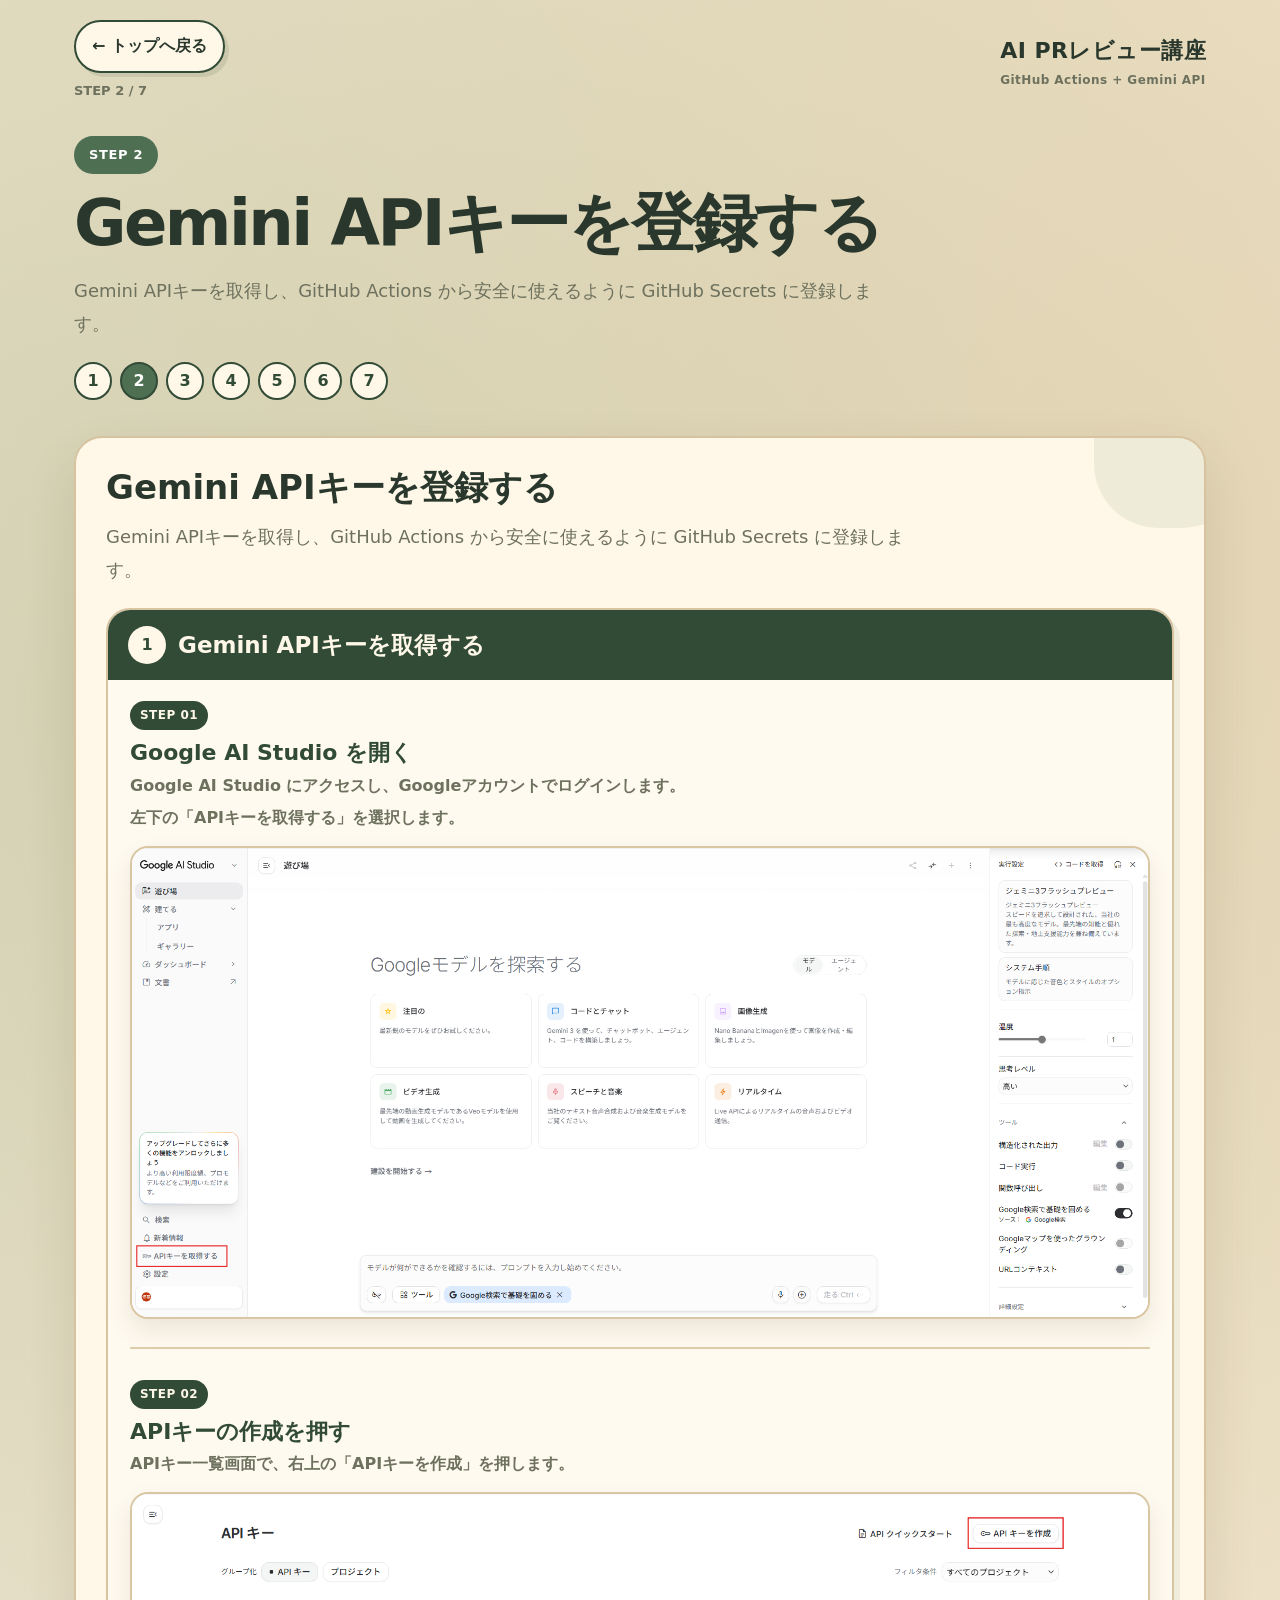
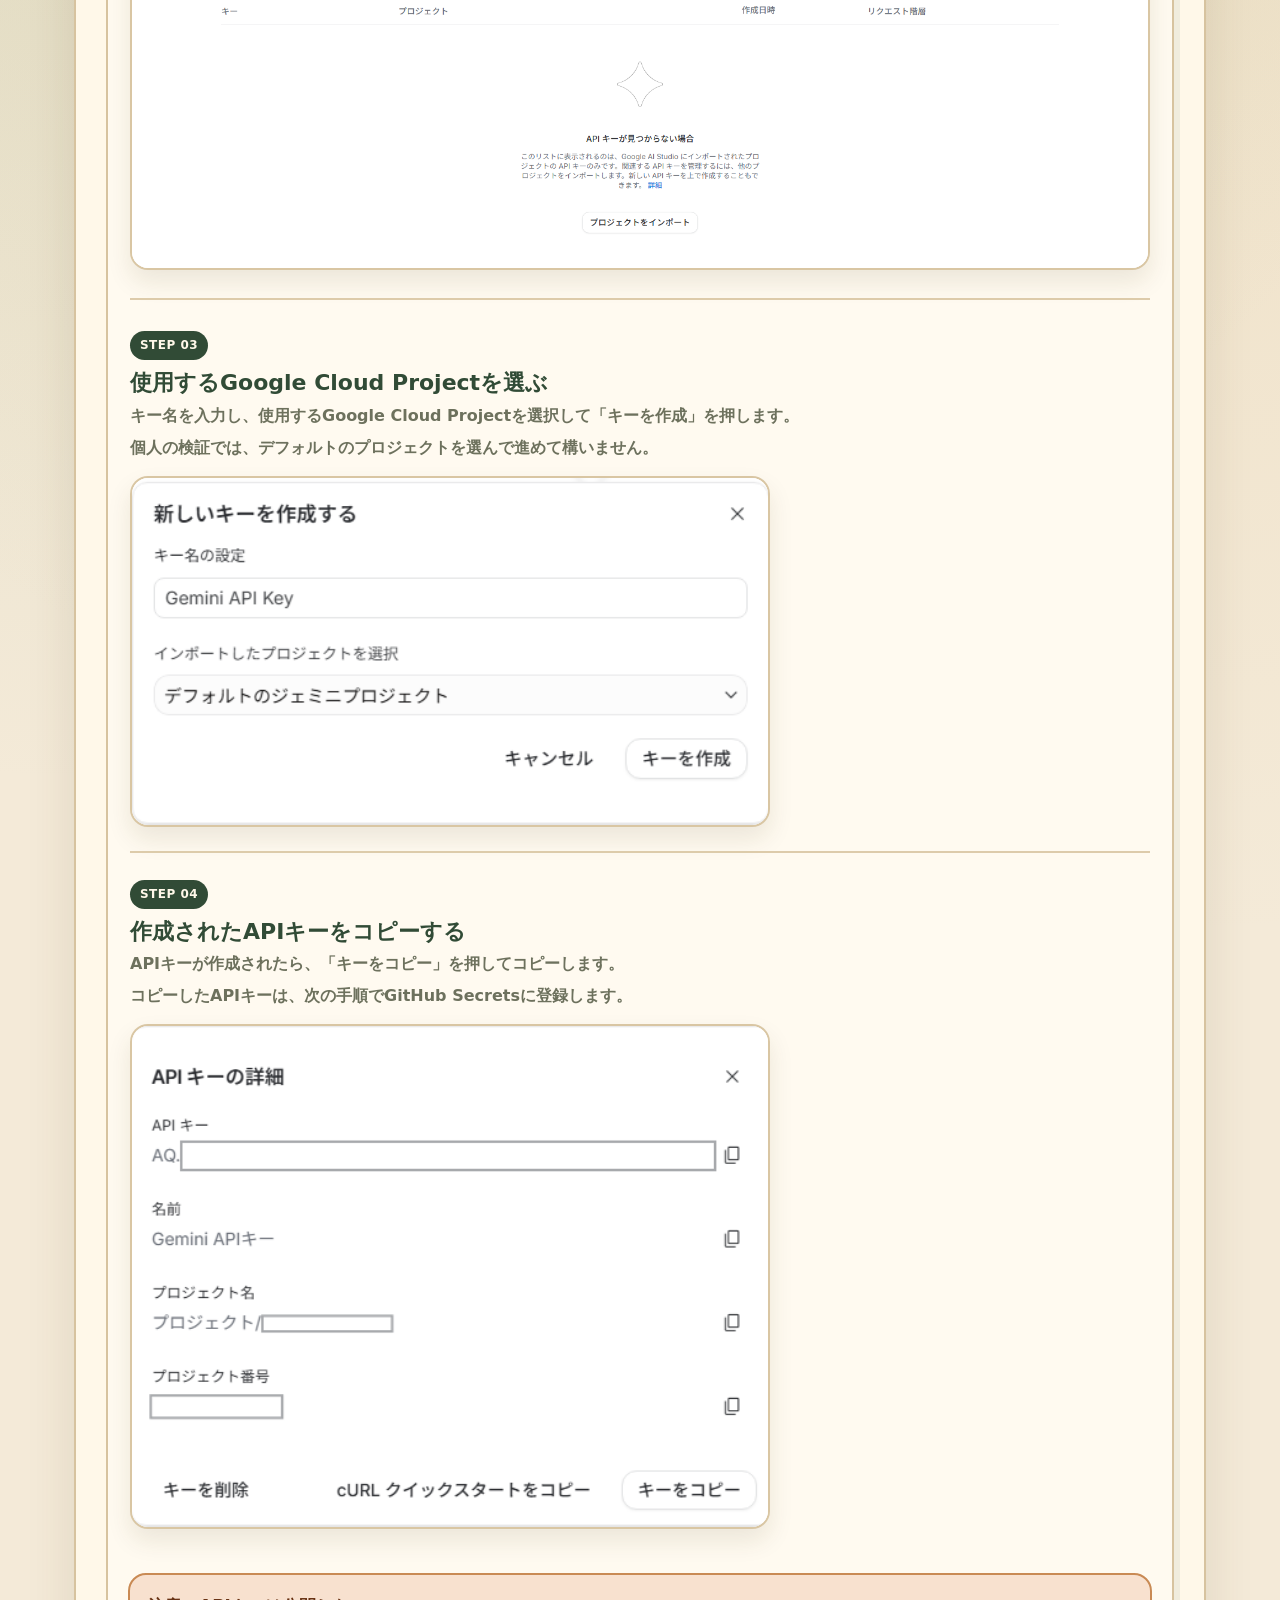
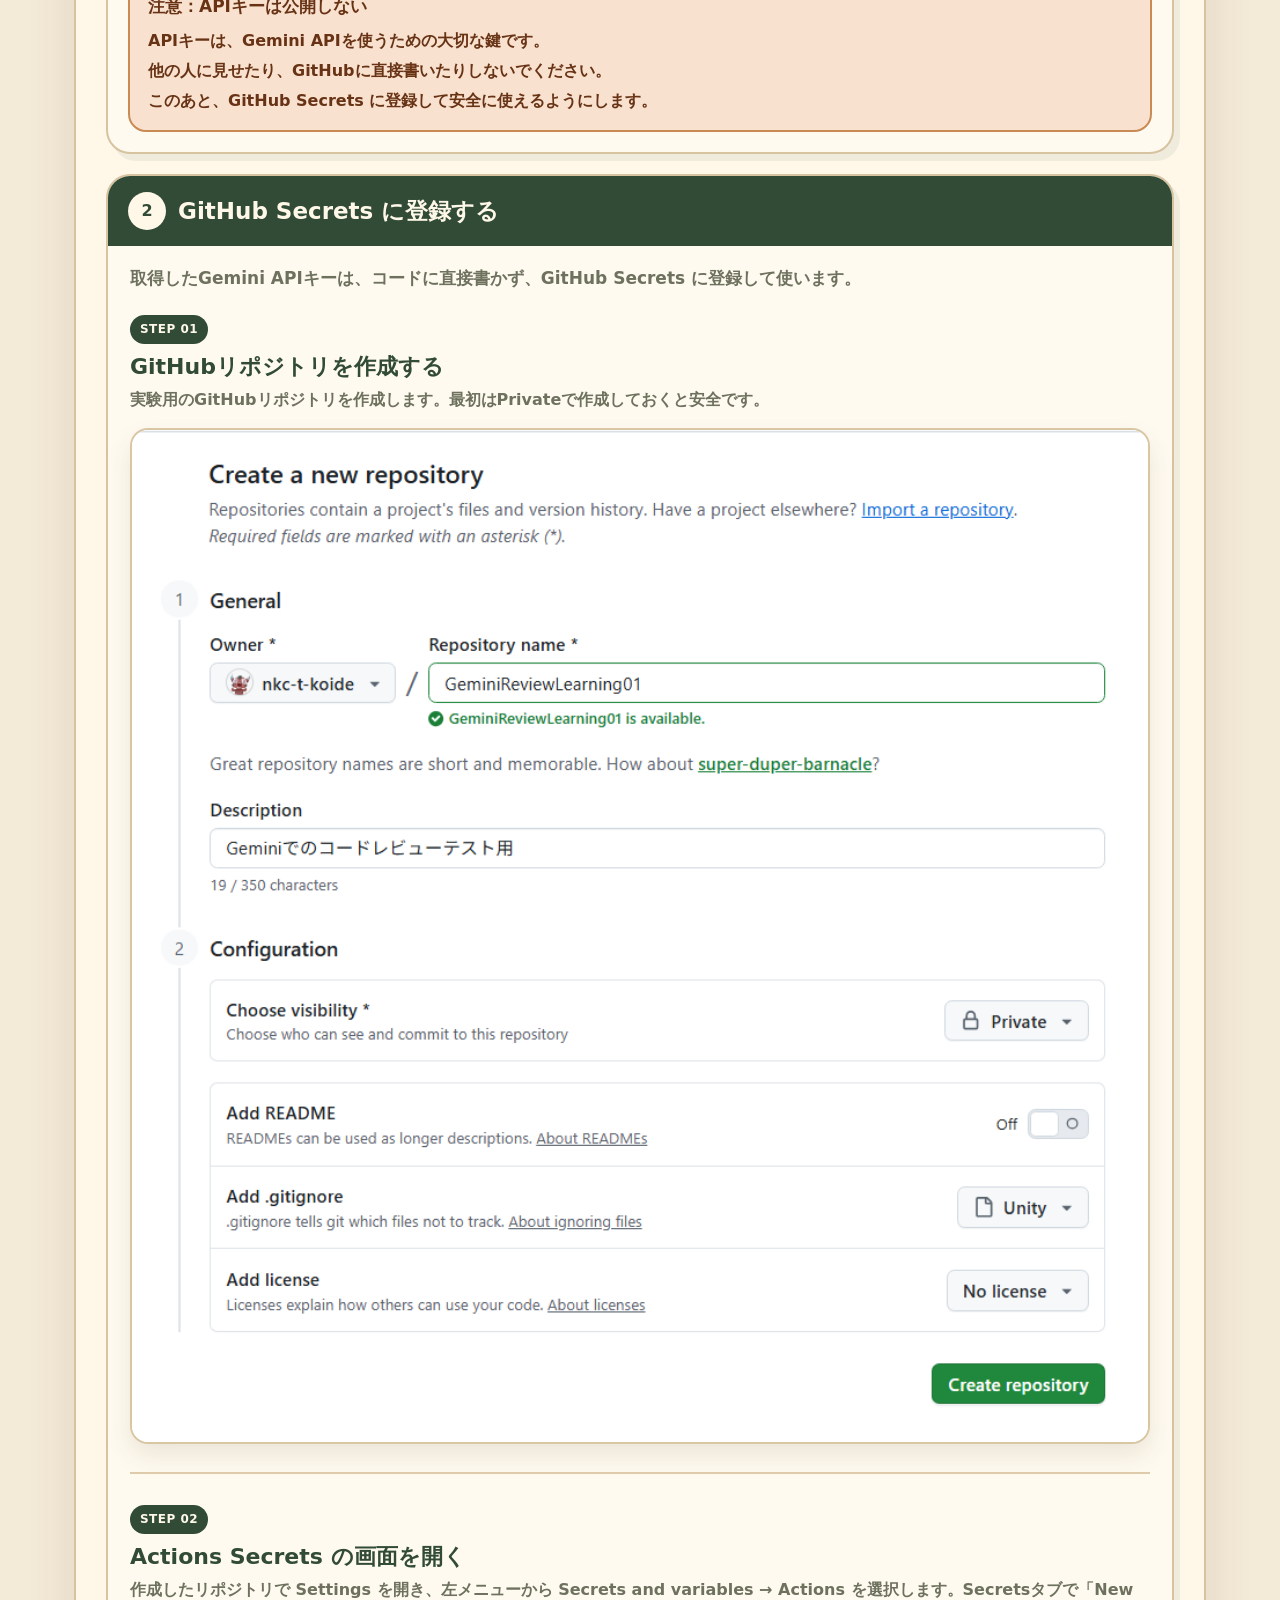
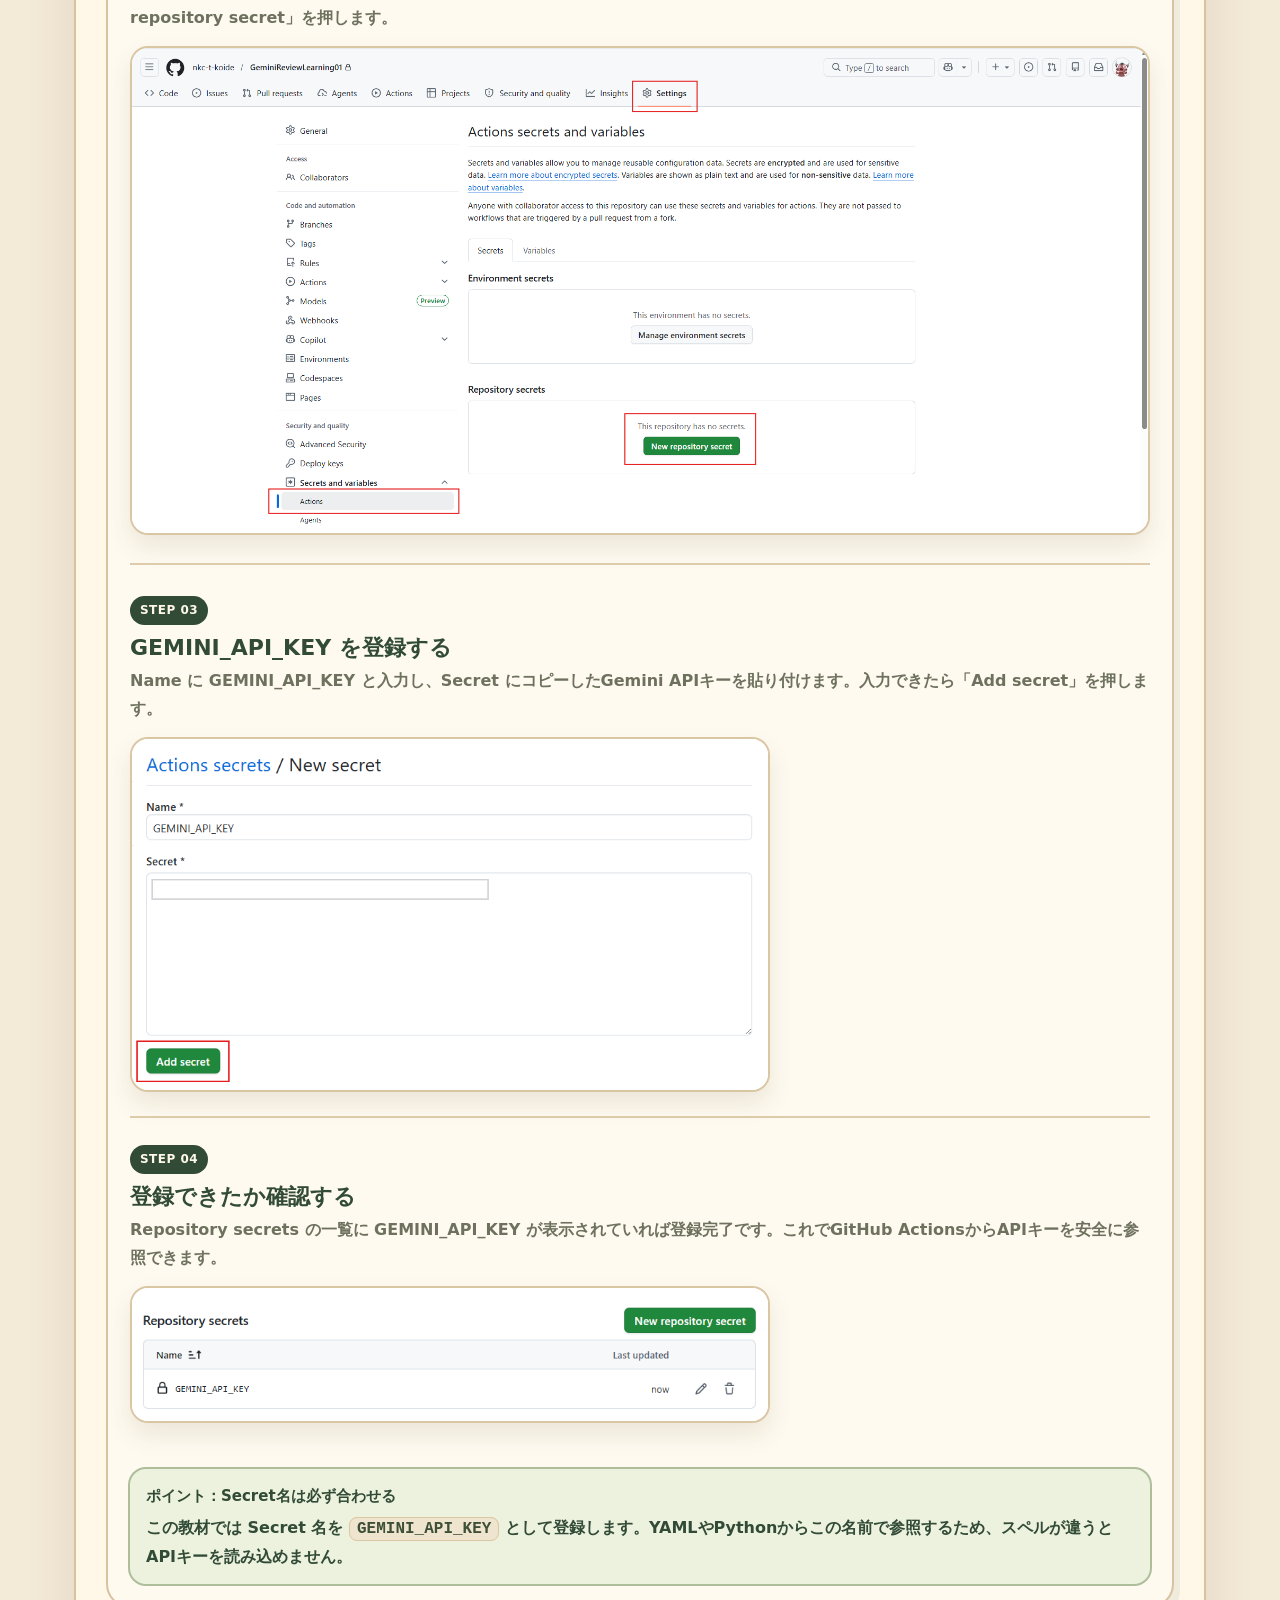
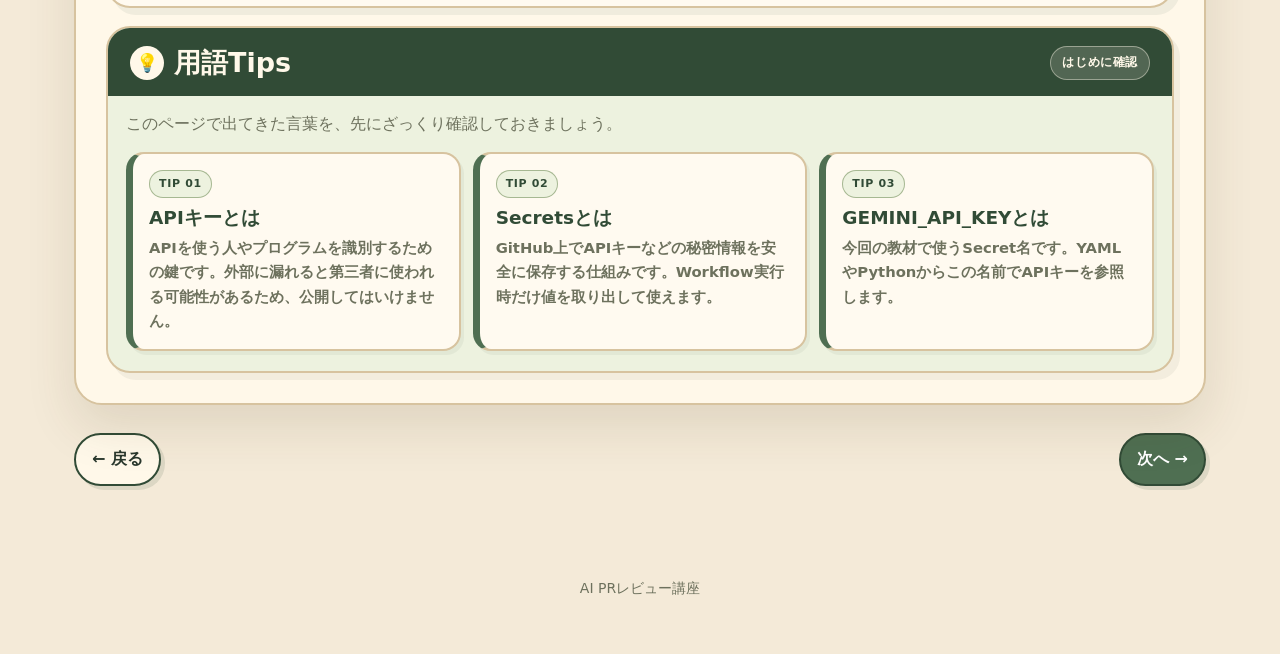
<file: pages/step02.html>
<!doctype html><html lang="ja"><head><meta charset="UTF-8"><meta name="viewport" content="width=device-width, initial-scale=1.0"><title>STEP 2 | Gemini APIキーを登録する</title><link rel="stylesheet" href="css/style.css"></head><body>
<header class="header"><div class="container topbar"><div><a class="backlink" href="index.html">← トップへ戻る</a><div class="breadcrumbs">STEP 2 / 7</div></div><div class="logo">AI PRレビュー講座<small>GitHub Actions + Gemini API</small></div></div></header>
<main class="container"><div class="page-title"><span class="label">STEP 2</span><h1>Gemini APIキーを登録する</h1><p>Gemini APIキーを取得し、GitHub Actions から安全に使えるように GitHub Secrets に登録します。</p><div class="progress"><a class="" href="step01.html">1</a><a class="current" href="step02.html">2</a><a class="" href="step03.html">3</a><a class="" href="step04.html">4</a><a class="" href="step05.html">5</a><a class="" href="step06.html">6</a><a class="" href="step07.html">7</a></div></div>
<section class="section tips-section"><h2>Gemini APIキーを登録する</h2><p class="lead">Gemini APIキーを取得し、GitHub Actions から安全に使えるように GitHub Secrets に登録します。</p><div class="procedure-list"><article class="procedure-card"><div class="procedure-heading"><span>1</span><h3>Gemini APIキーを取得する</h3></div><div class="screenshot-flow"><figure class="screenshot-step"><figcaption><span class="screenshot-no">STEP 01</span><strong>Google AI Studio を開く</strong><p>Google AI Studio にアクセスし、Googleアカウントでログインします。</p><p>左下の「APIキーを取得する」を選択します。</p></figcaption><img class="step-image step-image-wide" src="assets/step2-ai-studio-open.png" alt="Google AI StudioでAPIキー取得メニューを開く画面"></figure><figure class="screenshot-step"><figcaption><span class="screenshot-no">STEP 02</span><strong>APIキーの作成を押す</strong><p>APIキー一覧画面で、右上の「APIキーを作成」を押します。</p></figcaption><img class="step-image step-image-wide" src="assets/step2-api-key-create.png" alt="APIキー一覧画面でAPIキーを作成するボタン"></figure><figure class="screenshot-step screenshot-step-dialog"><figcaption><span class="screenshot-no">STEP 03</span><strong>使用するGoogle Cloud Projectを選ぶ</strong><p>キー名を入力し、使用するGoogle Cloud Projectを選択して「キーを作成」を押します。</p><p>個人の検証では、デフォルトのプロジェクトを選んで進めて構いません。</p></figcaption><img class="step-image step-image-dialog" src="assets/step2-project-select.png" alt="Gemini APIキー作成時にプロジェクトを選ぶ画面"></figure><figure class="screenshot-step screenshot-step-dialog"><figcaption><span class="screenshot-no">STEP 04</span><strong>作成されたAPIキーをコピーする</strong><p>APIキーが作成されたら、「キーをコピー」を押してコピーします。</p><p>コピーしたAPIキーは、次の手順でGitHub Secretsに登録します。</p></figcaption><img class="step-image step-image-dialog" src="assets/step2-api-key-copy.png" alt="作成されたGemini APIキーをコピーする画面"></figure></div><div class="security-note"><strong>注意：APIキーは公開しない</strong><p>APIキーは、Gemini APIを使うための大切な鍵です。</p><p>他の人に見せたり、GitHubに直接書いたりしないでください。</p><p>このあと、GitHub Secrets に登録して安全に使えるようにします。</p></div></article><article class="procedure-card"><div class="procedure-heading"><span>2</span><h3>GitHub Secrets に登録する</h3></div><p class="procedure-lead">取得したGemini APIキーは、コードに直接書かず、GitHub Secrets に登録して使います。</p><div class="screenshot-flow"><figure class="screenshot-step"><figcaption><span class="screenshot-no">STEP 01</span><strong>GitHubリポジトリを作成する</strong><p>実験用のGitHubリポジトリを作成します。最初はPrivateで作成しておくと安全です。</p></figcaption><img class="step-image step-image-wide" src="assets/step2-github-repo-create.png" alt="GitHubで実験用リポジトリを作成する画面"></figure><figure class="screenshot-step"><figcaption><span class="screenshot-no">STEP 02</span><strong>Actions Secrets の画面を開く</strong><p>作成したリポジトリで Settings を開き、左メニューから Secrets and variables → Actions を選択します。Secretsタブで「New repository secret」を押します。</p></figcaption><img class="step-image step-image-wide" src="assets/step2-github-secrets-open.png" alt="GitHubのActions secrets画面でNew repository secretを押す画面"></figure><figure class="screenshot-step screenshot-step-dialog"><figcaption><span class="screenshot-no">STEP 03</span><strong>GEMINI_API_KEY を登録する</strong><p>Name に GEMINI_API_KEY と入力し、Secret にコピーしたGemini APIキーを貼り付けます。入力できたら「Add secret」を押します。</p></figcaption><img class="step-image step-image-dialog" src="assets/step2-github-secret-add.png" alt="GitHub SecretsにGEMINI_API_KEYを登録する画面"></figure><figure class="screenshot-step screenshot-step-dialog"><figcaption><span class="screenshot-no">STEP 04</span><strong>登録できたか確認する</strong><p>Repository secrets の一覧に GEMINI_API_KEY が表示されていれば登録完了です。これでGitHub ActionsからAPIキーを安全に参照できます。</p></figcaption><img class="step-image step-image-dialog" src="assets/step2-github-secret-confirm.png" alt="GitHub SecretsにGEMINI_API_KEYが追加された画面"></figure></div><div class="procedure-note"><strong>ポイント：Secret名は必ず合わせる</strong><p>この教材では Secret 名を <code>GEMINI_API_KEY</code> として登録します。YAMLやPythonからこの名前で参照するため、スペルが違うとAPIキーを読み込めません。</p></div></article></div><div class="tips-block"><div class="tips-heading"><div class="tips-title"><span class="tips-icon">💡</span><h2>用語Tips</h2></div><span class="tips-sub">はじめに確認</span></div><p class="lead">このページで出てきた言葉を、先にざっくり確認しておきましょう。</p><div class="tips-grid"><div class="tips-card"><span class="tips-label">TIP 01</span><h3>APIキーとは</h3><p>APIを使う人やプログラムを識別するための鍵です。外部に漏れると第三者に使われる可能性があるため、公開してはいけません。</p></div><div class="tips-card"><span class="tips-label">TIP 02</span><h3>Secretsとは</h3><p>GitHub上でAPIキーなどの秘密情報を安全に保存する仕組みです。Workflow実行時だけ値を取り出して使えます。</p></div><div class="tips-card"><span class="tips-label">TIP 03</span><h3>GEMINI_API_KEYとは</h3><p>今回の教材で使うSecret名です。YAMLやPythonからこの名前でAPIキーを参照します。</p></div></div></div></section>
<div class="nav-footer"><a class="btn" href="step01.html">← 戻る</a><a class="btn primary" href="step03.html">次へ →</a></div></main><div class="footer">AI PRレビュー講座</div><script src="js/main.js"></script></body></html>
</file>
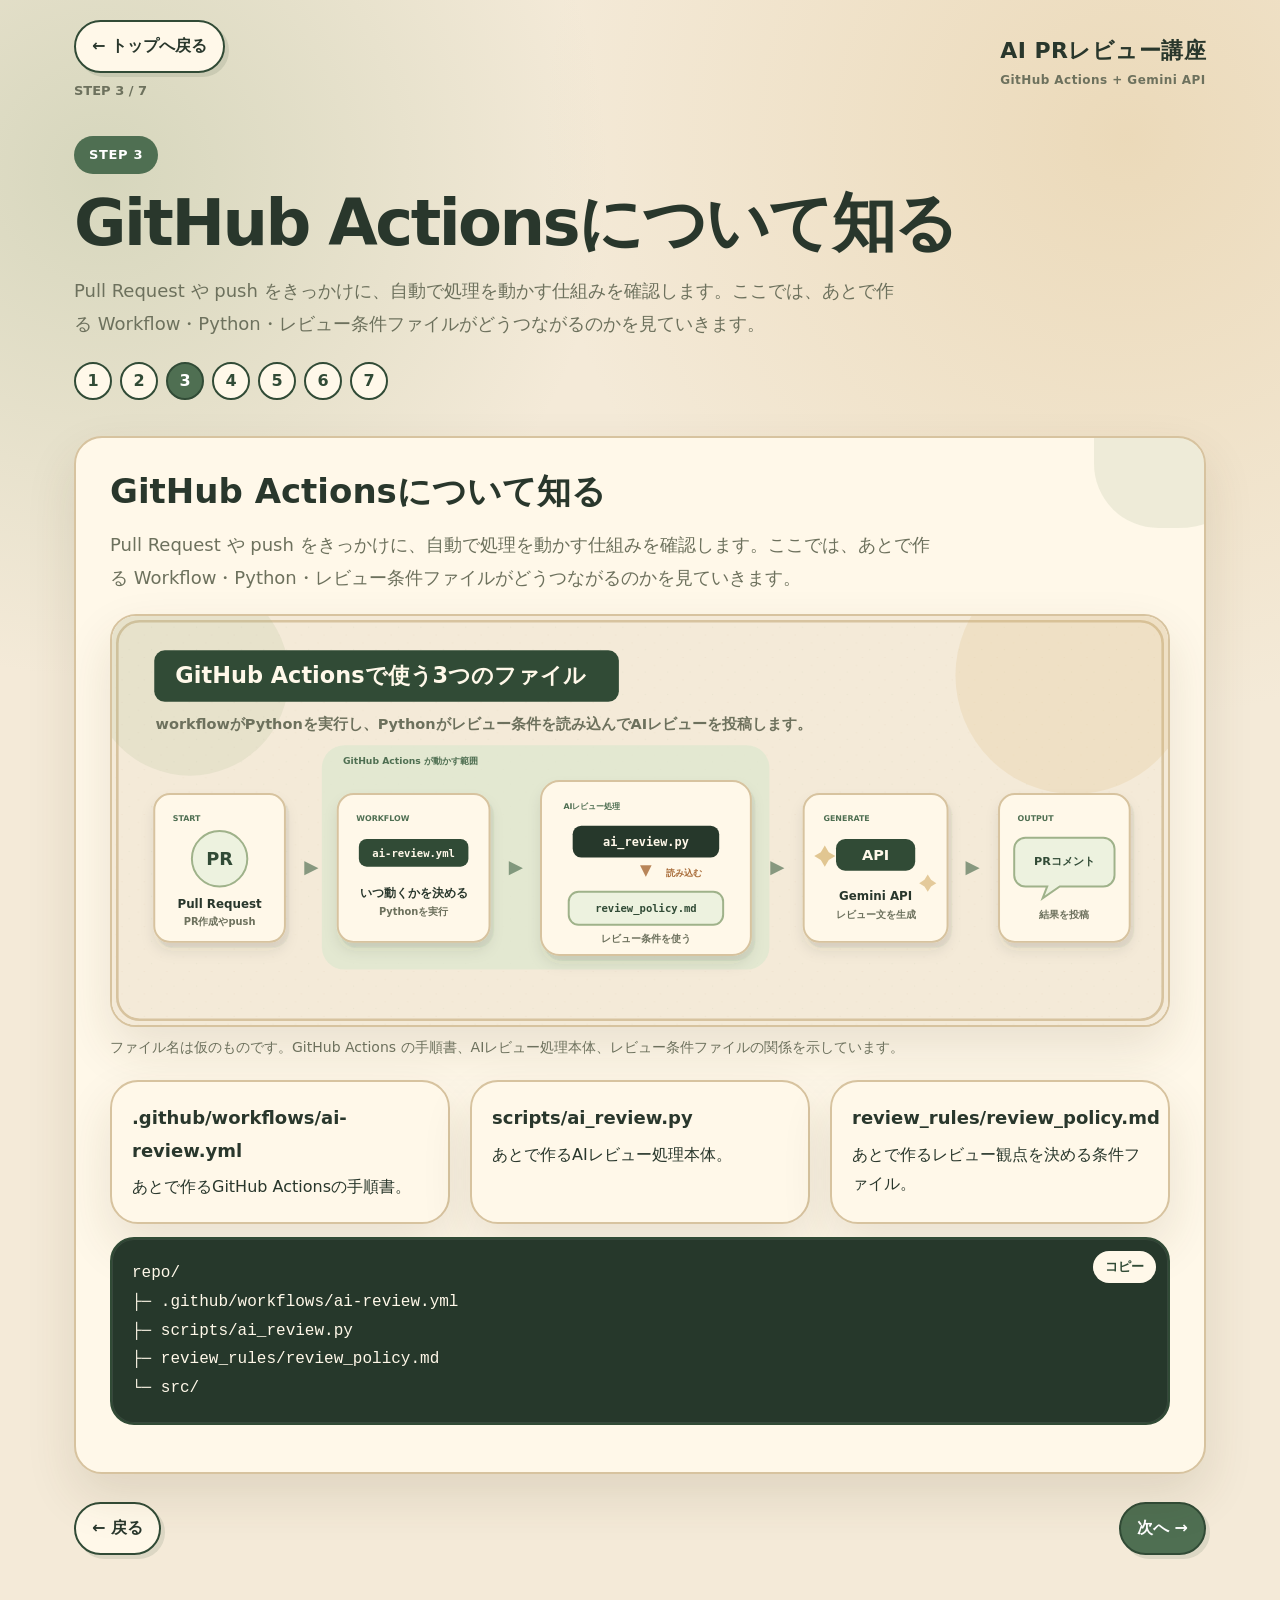
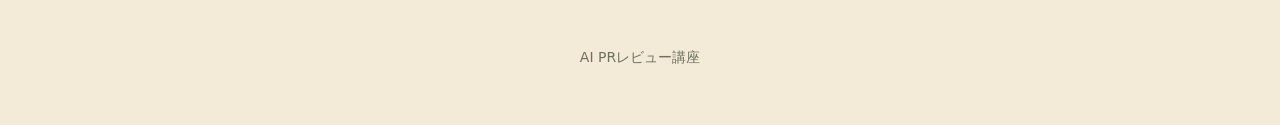
<file: pages/step03.html>
<!doctype html><html lang="ja"><head><meta charset="UTF-8"><meta name="viewport" content="width=device-width, initial-scale=1.0"><title>STEP 3 | GitHub Actionsについて知る</title><link rel="stylesheet" href="css/style.css"></head><body>
<header class="header"><div class="container topbar"><div><a class="backlink" href="index.html">← トップへ戻る</a><div class="breadcrumbs">STEP 3 / 7</div></div><div class="logo">AI PRレビュー講座<small>GitHub Actions + Gemini API</small></div></div></header>
<main class="container"><div class="page-title"><span class="label">STEP 3</span><h1>GitHub Actionsについて知る</h1><p>Pull Request や push をきっかけに、自動で処理を動かす仕組みを確認します。ここでは、あとで作る Workflow・Python・レビュー条件ファイルがどうつながるのかを見ていきます。</p><div class="progress"><a class="" href="step01.html">1</a><a class="" href="step02.html">2</a><a class="current" href="step03.html">3</a><a class="" href="step04.html">4</a><a class="" href="step05.html">5</a><a class="" href="step06.html">6</a><a class="" href="step07.html">7</a></div></div>
<section class="section"><h2>GitHub Actionsについて知る</h2><p class="lead">Pull Request や push をきっかけに、自動で処理を動かす仕組みを確認します。ここでは、あとで作る Workflow・Python・レビュー条件ファイルがどうつながるのかを見ていきます。</p><figure class="figure"><img src="assets/step3_actions_file_flow.svg" alt="GitHub Actionsで使う3つのファイルの関係図"><figcaption>ファイル名は仮のものです。GitHub Actions の手順書、AIレビュー処理本体、レビュー条件ファイルの関係を示しています。</figcaption></figure><div class="info-grid"><div class="info-box"><strong>.github/workflows/ai-review.yml</strong>あとで作るGitHub Actionsの手順書。</div><div class="info-box"><strong>scripts/ai_review.py</strong>あとで作るAIレビュー処理本体。</div><div class="info-box"><strong>review_rules/review_policy.md</strong>あとで作るレビュー観点を決める条件ファイル。</div></div><pre><code>repo/
├─ .github/workflows/ai-review.yml
├─ scripts/ai_review.py
├─ review_rules/review_policy.md
└─ src/</code></pre></section>
<div class="nav-footer"><a class="btn" href="step02.html">← 戻る</a><a class="btn primary" href="step04.html">次へ →</a></div></main><div class="footer">AI PRレビュー講座</div><script src="js/main.js"></script></body></html>
</file>
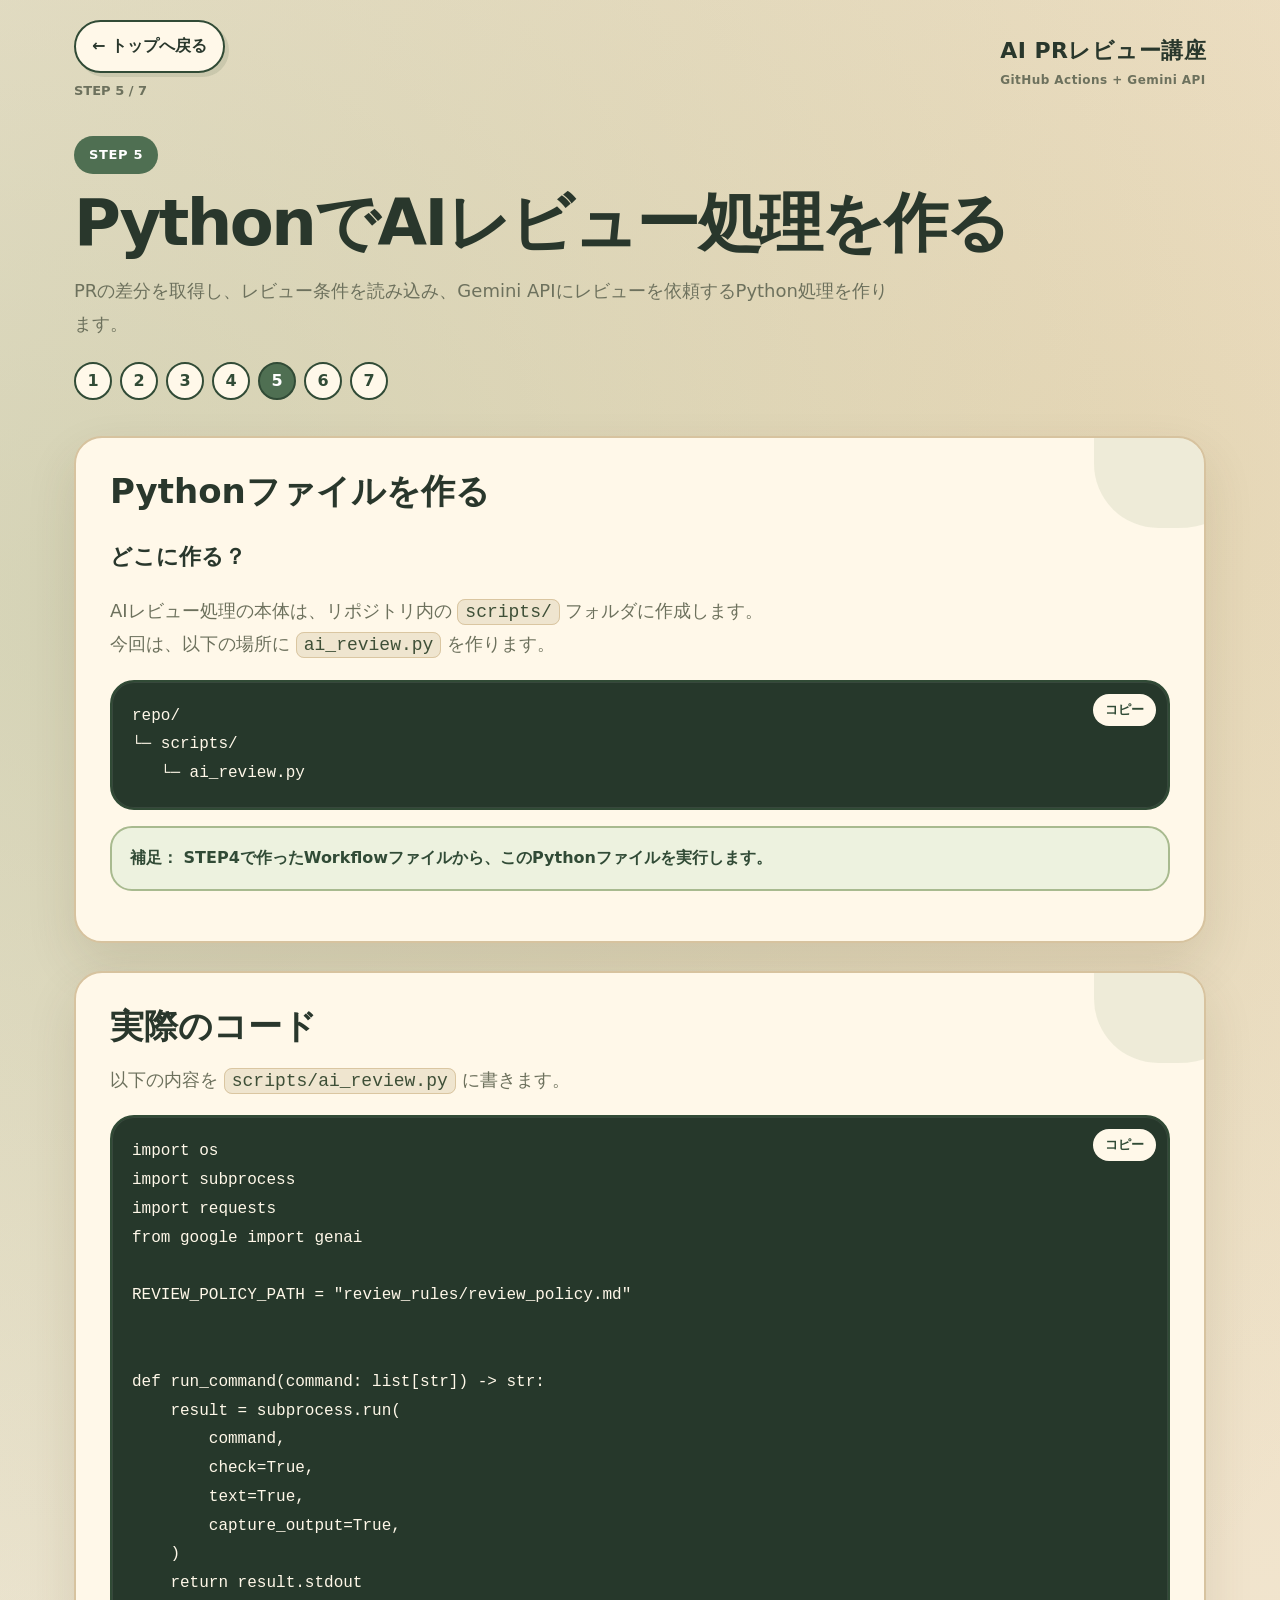
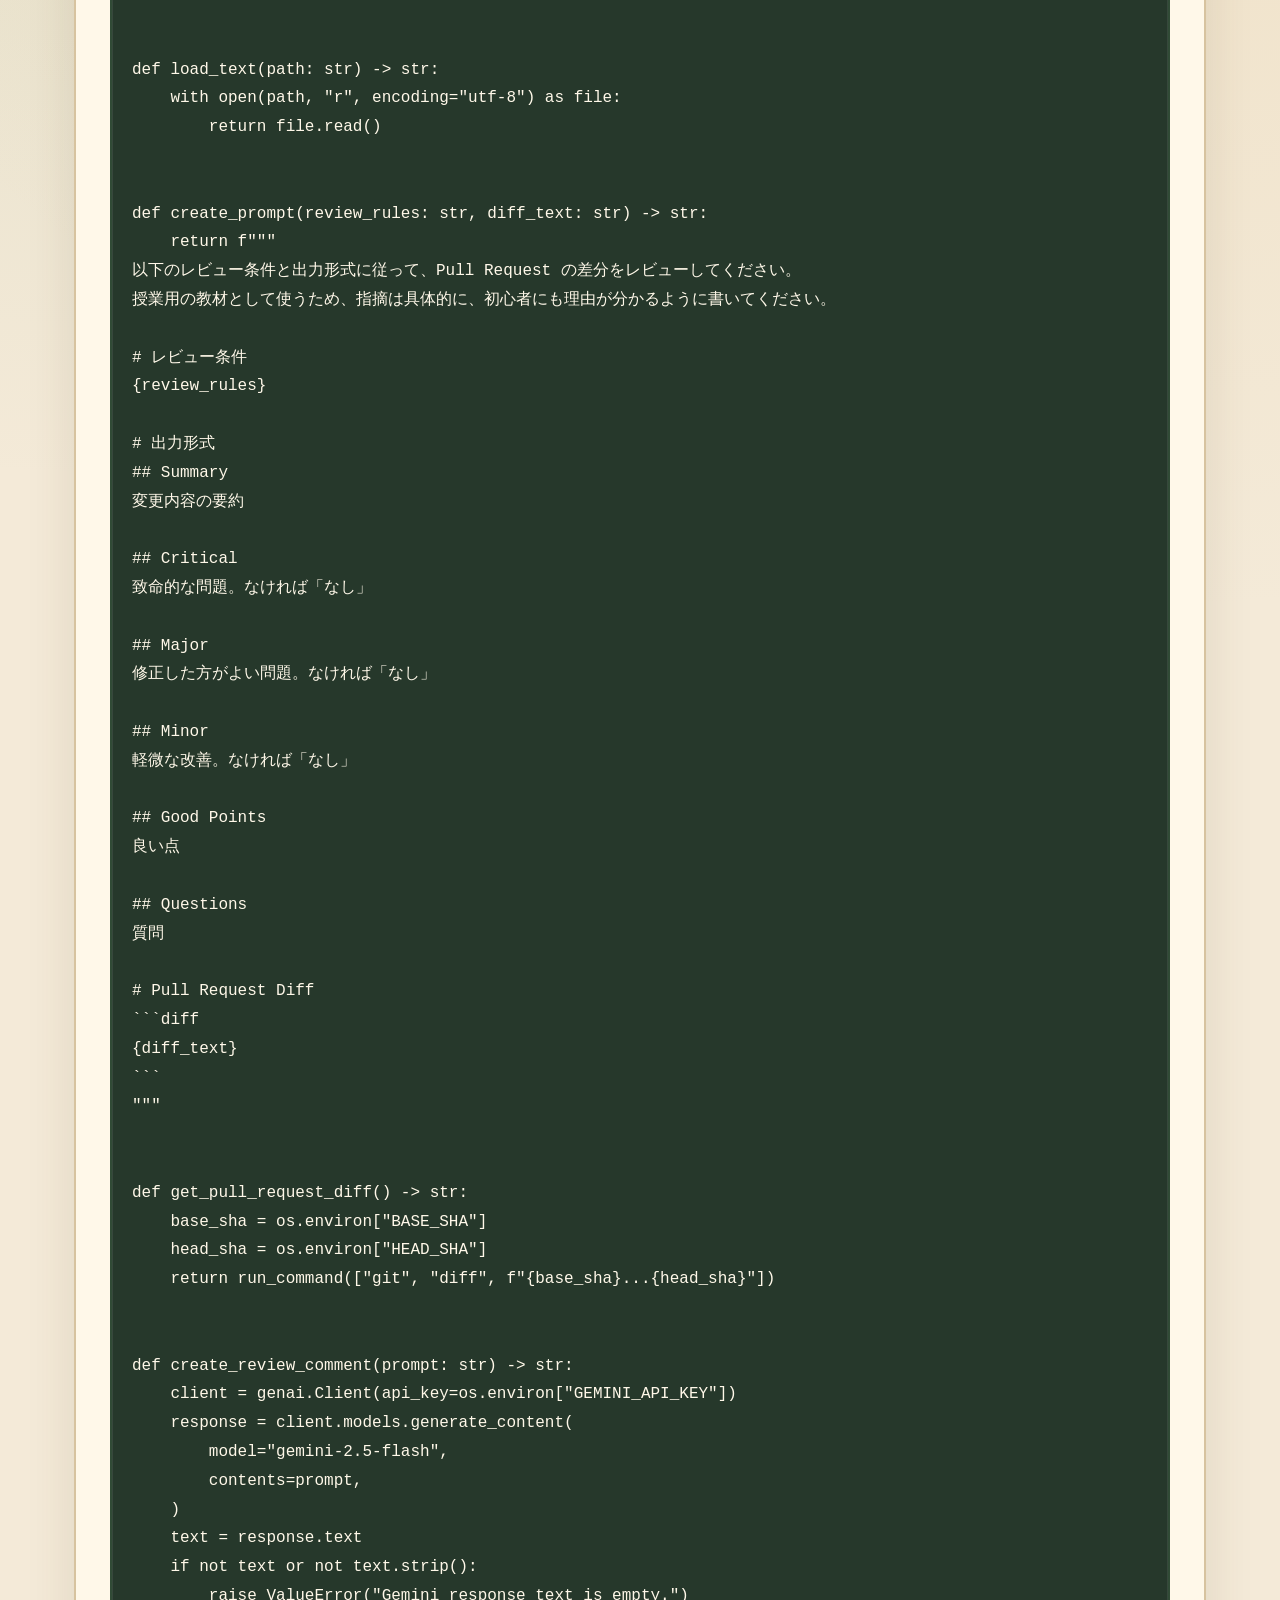
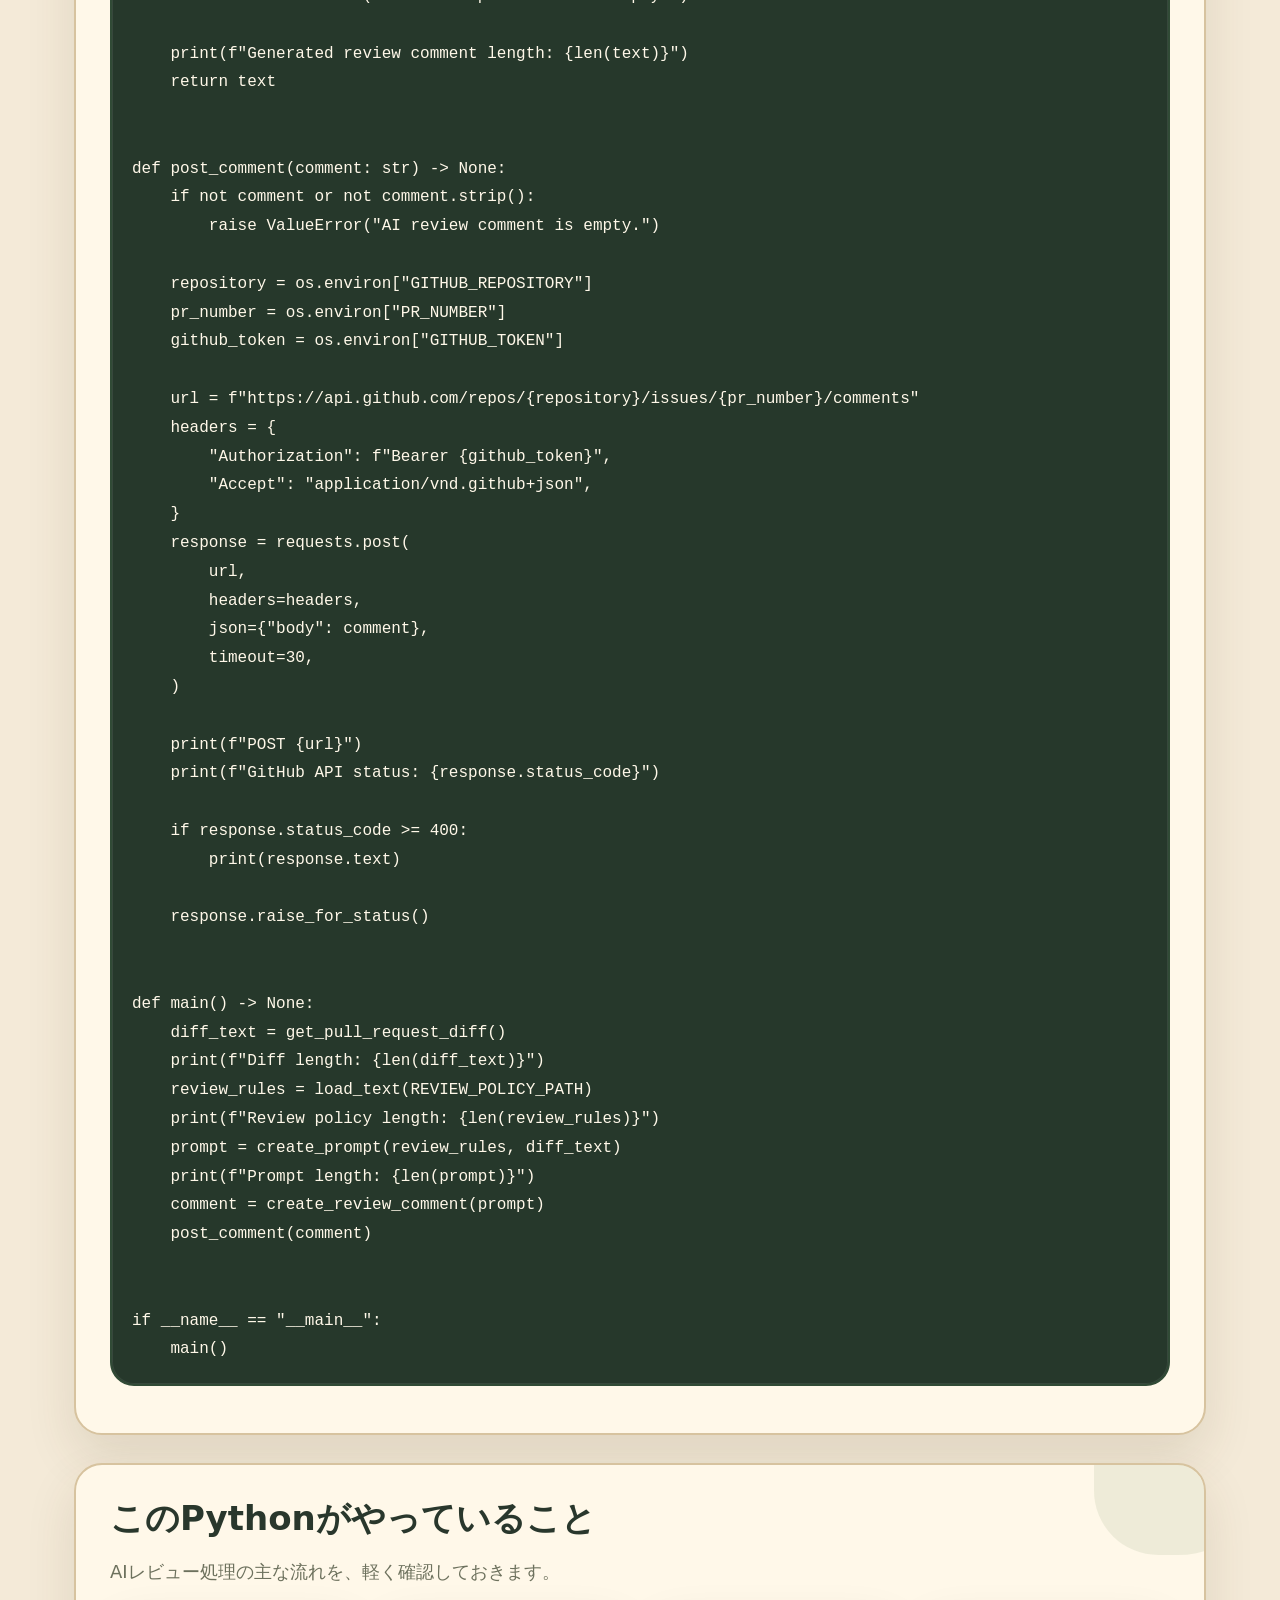
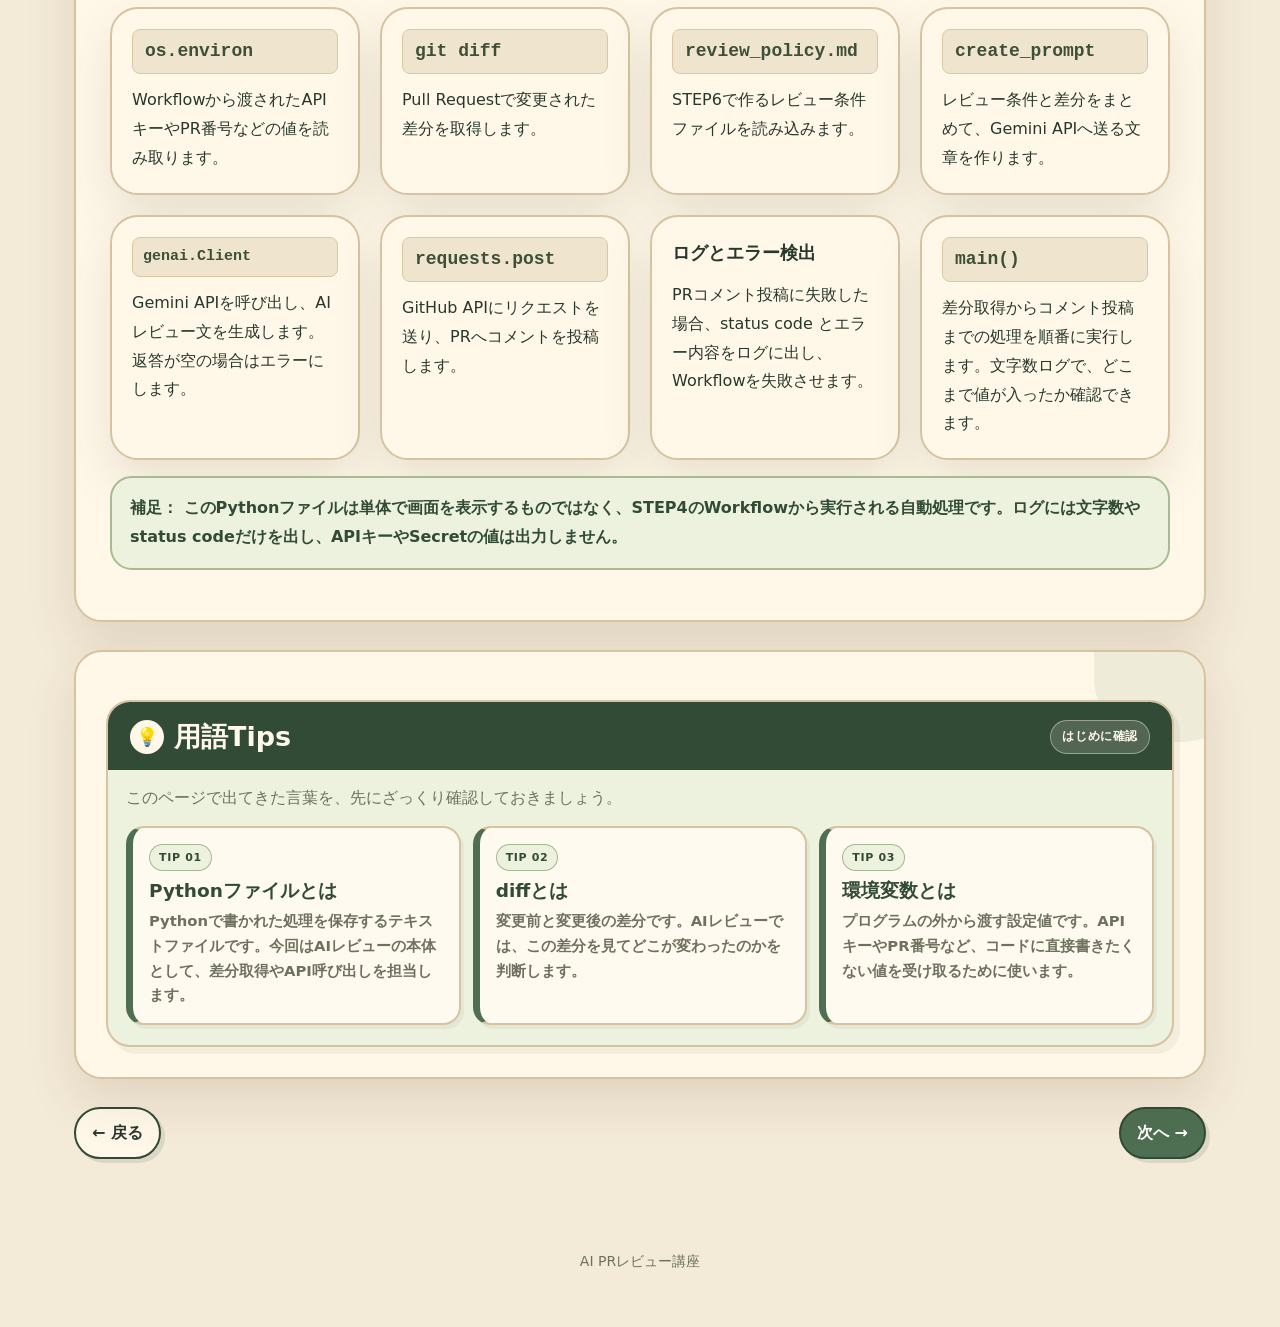
<file: pages/step05.html>
<!doctype html><html lang="ja"><head><meta charset="UTF-8"><meta name="viewport" content="width=device-width, initial-scale=1.0"><title>STEP 5 | PythonでAIレビュー処理を作る</title><link rel="stylesheet" href="css/style.css"></head><body>
<header class="header"><div class="container topbar"><div><a class="backlink" href="index.html">← トップへ戻る</a><div class="breadcrumbs">STEP 5 / 7</div></div><div class="logo">AI PRレビュー講座<small>GitHub Actions + Gemini API</small></div></div></header>
<main class="container"><div class="page-title"><span class="label">STEP 5</span><h1>PythonでAIレビュー処理を作る</h1><p>PRの差分を取得し、レビュー条件を読み込み、Gemini APIにレビューを依頼するPython処理を作ります。</p><div class="progress"><a class="" href="step01.html">1</a><a class="" href="step02.html">2</a><a class="" href="step03.html">3</a><a class="" href="step04.html">4</a><a class="current" href="step05.html">5</a><a class="" href="step06.html">6</a><a class="" href="step07.html">7</a></div></div>
<section class="section"><h2>Pythonファイルを作る</h2><h3>どこに作る？</h3><p class="lead">AIレビュー処理の本体は、リポジトリ内の <code>scripts/</code> フォルダに作成します。<br>今回は、以下の場所に <code>ai_review.py</code> を作ります。</p><pre><code>repo/
└─ scripts/
   └─ ai_review.py</code></pre><div class="note"><strong>補足：</strong> STEP4で作ったWorkflowファイルから、このPythonファイルを実行します。</div></section>
<section class="section"><h2>実際のコード</h2><p class="lead">以下の内容を <code>scripts/ai_review.py</code> に書きます。</p><pre><code class="language-python">import os
import subprocess
import requests
from google import genai

REVIEW_POLICY_PATH = "review_rules/review_policy.md"


def run_command(command: list[str]) -> str:
    result = subprocess.run(
        command,
        check=True,
        text=True,
        capture_output=True,
    )
    return result.stdout


def load_text(path: str) -> str:
    with open(path, "r", encoding="utf-8") as file:
        return file.read()


def create_prompt(review_rules: str, diff_text: str) -> str:
    return f"""
以下のレビュー条件と出力形式に従って、Pull Request の差分をレビューしてください。
授業用の教材として使うため、指摘は具体的に、初心者にも理由が分かるように書いてください。

# レビュー条件
{review_rules}

# 出力形式
## Summary
変更内容の要約

## Critical
致命的な問題。なければ「なし」

## Major
修正した方がよい問題。なければ「なし」

## Minor
軽微な改善。なければ「なし」

## Good Points
良い点

## Questions
質問

# Pull Request Diff
```diff
{diff_text}
```
"""


def get_pull_request_diff() -> str:
    base_sha = os.environ["BASE_SHA"]
    head_sha = os.environ["HEAD_SHA"]
    return run_command(["git", "diff", f"{base_sha}...{head_sha}"])


def create_review_comment(prompt: str) -> str:
    client = genai.Client(api_key=os.environ["GEMINI_API_KEY"])
    response = client.models.generate_content(
        model="gemini-2.5-flash",
        contents=prompt,
    )
    text = response.text
    if not text or not text.strip():
        raise ValueError("Gemini response text is empty.")

    print(f"Generated review comment length: {len(text)}")
    return text


def post_comment(comment: str) -> None:
    if not comment or not comment.strip():
        raise ValueError("AI review comment is empty.")

    repository = os.environ["GITHUB_REPOSITORY"]
    pr_number = os.environ["PR_NUMBER"]
    github_token = os.environ["GITHUB_TOKEN"]

    url = f"https://api.github.com/repos/{repository}/issues/{pr_number}/comments"
    headers = {
        "Authorization": f"Bearer {github_token}",
        "Accept": "application/vnd.github+json",
    }
    response = requests.post(
        url,
        headers=headers,
        json={"body": comment},
        timeout=30,
    )

    print(f"POST {url}")
    print(f"GitHub API status: {response.status_code}")

    if response.status_code >= 400:
        print(response.text)

    response.raise_for_status()


def main() -> None:
    diff_text = get_pull_request_diff()
    print(f"Diff length: {len(diff_text)}")
    review_rules = load_text(REVIEW_POLICY_PATH)
    print(f"Review policy length: {len(review_rules)}")
    prompt = create_prompt(review_rules, diff_text)
    print(f"Prompt length: {len(prompt)}")
    comment = create_review_comment(prompt)
    post_comment(comment)


if __name__ == "__main__":
    main()</code></pre></section>
<section class="section python-explain"><h2>このPythonがやっていること</h2><p class="lead">AIレビュー処理の主な流れを、軽く確認しておきます。</p><div class="info-grid"><div class="info-box"><strong><code>os.environ</code></strong>Workflowから渡されたAPIキーやPR番号などの値を読み取ります。</div><div class="info-box"><strong><code>git diff</code></strong>Pull Requestで変更された差分を取得します。</div><div class="info-box"><strong><code>review_policy.md</code></strong>STEP6で作るレビュー条件ファイルを読み込みます。</div><div class="info-box"><strong><code>create_prompt</code></strong>レビュー条件と差分をまとめて、Gemini APIへ送る文章を作ります。</div><div class="info-box"><strong><code class="python-label-compact">genai.Client</code></strong>Gemini APIを呼び出し、AIレビュー文を生成します。返答が空の場合はエラーにします。</div><div class="info-box"><strong><code>requests.post</code></strong>GitHub APIにリクエストを送り、PRへコメントを投稿します。</div><div class="info-box"><strong>ログとエラー検出</strong>PRコメント投稿に失敗した場合、status code とエラー内容をログに出し、Workflowを失敗させます。</div><div class="info-box"><strong><code>main()</code></strong>差分取得からコメント投稿までの処理を順番に実行します。文字数ログで、どこまで値が入ったか確認できます。</div></div><div class="note"><strong>補足：</strong> このPythonファイルは単体で画面を表示するものではなく、STEP4のWorkflowから実行される自動処理です。ログには文字数やstatus codeだけを出し、APIキーやSecretの値は出力しません。</div></section>
<section class="section tips-section"><div class="tips-block"><div class="tips-heading"><div class="tips-title"><span class="tips-icon">💡</span><h2>用語Tips</h2></div><span class="tips-sub">はじめに確認</span></div><p class="lead">このページで出てきた言葉を、先にざっくり確認しておきましょう。</p><div class="tips-grid"><div class="tips-card"><span class="tips-label">TIP 01</span><h3>Pythonファイルとは</h3><p>Pythonで書かれた処理を保存するテキストファイルです。今回はAIレビューの本体として、差分取得やAPI呼び出しを担当します。</p></div><div class="tips-card"><span class="tips-label">TIP 02</span><h3>diffとは</h3><p>変更前と変更後の差分です。AIレビューでは、この差分を見てどこが変わったのかを判断します。</p></div><div class="tips-card"><span class="tips-label">TIP 03</span><h3>環境変数とは</h3><p>プログラムの外から渡す設定値です。APIキーやPR番号など、コードに直接書きたくない値を受け取るために使います。</p></div></div></div></section>
<div class="nav-footer"><a class="btn" href="step04.html">← 戻る</a><a class="btn primary" href="step06.html">次へ →</a></div></main><div class="footer">AI PRレビュー講座</div><script src="js/main.js"></script></body></html>
</file>
<file: css/style.css>
:root{
  --paper:#f4ead8;
  --paper-2:#efe0c6;
  --ink:#29372c;
  --muted:#6d715d;
  --green:#4f6f52;
  --green-dark:#314b36;
  --sage:#9fb28a;
  --sand:#d9b779;
  --cream:#fff8e9;
  --line:#d7c39f;
  --accent:#a96d3a;
  --shadow:0 22px 50px rgba(71,54,24,.12);
  --radius:28px;
}
*{box-sizing:border-box}
body{margin:0;font-family:system-ui,-apple-system,BlinkMacSystemFont,"Segoe UI",sans-serif;background:radial-gradient(circle at 8% 10%,rgba(159,178,138,.35),transparent 26%),radial-gradient(circle at 88% 8%,rgba(217,183,121,.32),transparent 30%),var(--paper);color:var(--ink);line-height:1.8}
a{color:inherit;text-decoration:none}.container{max-width:1180px;margin:0 auto;padding:0 24px}.header{padding:26px 0 12px}.topbar{display:flex;justify-content:space-between;align-items:center;gap:18px}.logo{font-weight:900;font-size:22px;letter-spacing:.02em}.logo small{display:block;color:var(--muted);font-size:12px;font-weight:700}.backlink,.btn{display:inline-flex;align-items:center;justify-content:center;gap:8px;border:2px solid var(--green-dark);border-radius:999px;background:var(--cream);padding:10px 16px;font-weight:900;box-shadow:4px 4px 0 rgba(49,75,54,.12)}.btn.primary{background:var(--green);color:white;border-color:var(--green-dark)}.hero{padding:28px 0 30px}.hero-grid{display:grid;grid-template-columns:1.2fr .8fr;gap:28px;align-items:stretch}.hero-badge,.label,.step-no{display:inline-block;background:var(--green);color:white;border-radius:999px;padding:7px 15px;font-size:13px;font-weight:900;letter-spacing:.05em}.hero h1,.page-title h1{font-size:clamp(36px,5vw,64px);line-height:1.06;margin:16px 0 14px;letter-spacing:-.04em}.hero p,.page-title p,.lead{font-size:18px;color:var(--muted);max-width:820px}.card,.section,.hero-side,.step-card,.info-box{background:var(--cream);border:2px solid var(--line);border-radius:var(--radius);box-shadow:var(--shadow);position:relative;overflow:hidden}.card::before,.section::before,.step-card::before{content:"";position:absolute;right:-70px;top:-90px;width:180px;height:180px;border-radius:48% 52% 60% 40%;background:rgba(159,178,138,.18);z-index:0}.card>* , .section>* , .step-card>*{position:relative;z-index:1}.hero-side{padding:28px}.hero-side h3{font-size:24px;margin:0 0 8px}.hero-side ul{margin:10px 0 0;padding-left:1.2em;color:var(--muted)}.section{margin:28px 0;padding:34px}.section h2{font-size:34px;line-height:1.15;margin:0 0 14px}.section h3{font-size:22px;margin:26px 0 8px}.step-grid,.info-grid{display:grid;grid-template-columns:repeat(auto-fit,minmax(245px,1fr));gap:20px}.step-card{padding:24px;min-height:210px;display:flex;flex-direction:column}.step-card h3{font-size:23px;line-height:1.2;margin:6px 0}.step-card p{color:var(--muted);margin:0}.step-card .go{margin-top:auto;color:var(--green-dark);font-weight:900}.info-box{padding:20px}.info-box strong{font-size:18px;display:block;margin-bottom:6px}.note,.tip,.warn{border-radius:22px;border:2px solid;padding:16px 18px;margin:16px 0;font-weight:650}.note{background:#edf2df;border-color:#a8ba8f;color:#314b36}.tip{background:#fff5d9;border-color:#e0bb69;color:#684715}.warn{background:#f8e1cf;border-color:#c98a54;color:#683315}.figure{margin:20px 0}.figure img{display:block;width:100%;border:2px solid var(--line);border-radius:26px;background:#fffaf0;box-shadow:var(--shadow)}.figure figcaption{font-size:14px;color:var(--muted);margin-top:8px}.progress{display:flex;gap:8px;flex-wrap:wrap;margin-top:22px}.progress span{display:grid;place-items:center;width:38px;height:38px;border-radius:50%;border:2px solid var(--green-dark);background:var(--cream);font-weight:900;color:var(--green-dark)}.progress .current{background:var(--green);color:#fff}.page-title{padding:24px 0 8px}.breadcrumbs{color:var(--muted);font-weight:800;font-size:13px;margin-top:6px}.table-wrap{overflow:auto}table{width:100%;border-collapse:separate;border-spacing:0;border:2px solid var(--line);border-radius:20px;overflow:hidden;background:#fffaf0}th,td{padding:14px 16px;border-bottom:1px solid var(--line);vertical-align:top}th{background:#e8dcc4;color:var(--green-dark);text-align:left}.path,code{font-family:ui-monospace,SFMono-Regular,Menlo,Consolas,monospace;background:#efe5cf;border:1px solid #dac6a1;border-radius:8px;padding:2px 7px;color:#3e4f37}pre{background:#26382b;color:#fff8e9;padding:20px;border-radius:24px;overflow:auto;border:2px solid var(--green-dark);box-shadow:inset 0 0 0 1px rgba(255,255,255,.08)}pre code{background:transparent;border:0;color:inherit;padding:0}.dual,.callout-grid{display:grid;grid-template-columns:1fr 1fr;gap:20px}.nav-footer{display:flex;justify-content:space-between;gap:14px;margin:28px 0 60px;flex-wrap:wrap}.list-check{list-style:none;padding-left:0}.list-check li{padding-left:32px;position:relative;margin:10px 0}.list-check li:before{content:"";position:absolute;left:0;top:.52em;width:18px;height:18px;border-radius:50%;background:var(--sage);box-shadow:inset 0 0 0 5px var(--cream);border:2px solid var(--green)}.footer{text-align:center;color:var(--muted);padding:30px 0 55px;font-size:14px}@media(max-width:860px){.hero-grid,.dual,.callout-grid{grid-template-columns:1fr}.section{padding:24px}.container{padding:0 18px}.hero h1,.page-title h1{font-size:36px}}

/* v2 adjustments */
.hero-side.compact{padding:26px 28px;display:flex;flex-direction:column;justify-content:center;min-height:300px}
.hero-side.compact h3{margin:0 0 16px;font-size:26px;line-height:1.2}
.hero-side.compact ul{display:none}
.feature-list{display:grid;grid-template-columns:1fr;gap:10px;margin:0}
.feature-item{display:grid;grid-template-columns:44px 1fr;align-items:center;gap:12px;padding:12px 14px;border-radius:18px;background:#fffaf0;border:1.8px solid rgba(215,195,159,.9);box-shadow:4px 4px 0 rgba(49,75,54,.07)}
.feature-item span{display:grid;place-items:center;width:36px;height:36px;border-radius:50%;background:var(--green);color:#fff;font-size:13px;font-weight:900;letter-spacing:.02em}
.feature-item strong{font-size:15.5px;line-height:1.35;color:var(--ink)}
@media(max-width:860px){.hero-side.compact{min-height:auto}.feature-list{grid-template-columns:1fr 1fr}.feature-item{grid-template-columns:1fr;text-align:center}.feature-item span{margin:auto}}
@media(max-width:560px){.feature-list{grid-template-columns:1fr}}

/* v3 hero refinement */
.hero{padding:18px 0 26px}
.hero-grid{grid-template-columns:1.05fr .95fr;gap:30px;align-items:center}
.hero-main{display:flex;flex-direction:column;gap:14px;min-height:360px;justify-content:center}
.hero-title-card{position:relative;display:inline-block;padding:18px 18px 8px 0}
.hero-title-card:after{content:"";position:absolute;right:4%;top:16%;width:86px;height:22px;background:rgba(217,183,121,.42);transform:rotate(-9deg);border-radius:3px;z-index:0}
.hero-kicker{margin:14px 0 4px!important;font-size:14px!important;letter-spacing:.09em;text-transform:uppercase;color:var(--green-dark)!important;font-weight:900;max-width:none!important}
.hero h1{margin:0;display:flex;flex-direction:column;gap:2px;font-size:clamp(44px,5.2vw,72px);line-height:.98;letter-spacing:-.055em;position:relative;z-index:1}
.hero h1 span:last-child{padding-left:.36em}
.hero-lead{margin:0!important;font-size:18px!important;max-width:680px!important;color:var(--muted)!important}
.hero-mini-list{display:flex;flex-wrap:wrap;gap:10px;margin-top:4px}
.hero-mini-list span{display:inline-flex;align-items:center;gap:8px;padding:8px 13px;border-radius:999px;background:rgba(255,248,233,.78);border:1.8px solid var(--line);font-weight:900;color:var(--green-dark);box-shadow:3px 3px 0 rgba(49,75,54,.07)}
.hero-mini-list span:before{content:"";width:9px;height:9px;border-radius:50%;background:var(--sage);border:2px solid var(--green-dark)}
.hero-side.compact{min-height:330px;padding:24px 26px}
.hero-side.compact h3{font-size:28px;margin-bottom:18px}
.feature-list{gap:11px}
.feature-item{padding:13px 14px;grid-template-columns:42px 1fr}
.feature-item strong{font-size:16px}
@media(max-width:860px){.hero-grid{grid-template-columns:1fr}.hero-main{min-height:auto;justify-content:flex-start}.hero h1{font-size:clamp(42px,12vw,64px)}.hero h1 span:last-child{padding-left:0}.hero-title-card:after{right:12%;top:10%}.hero-mini-list{margin-bottom:4px}}

/* v4 hero title cleanup */
.hero{padding:14px 0 26px}
.hero-grid{grid-template-columns:1.08fr .92fr;gap:34px;align-items:center}
.hero-main{min-height:300px;justify-content:center;gap:16px}
.hero-main .hero-badge{width:max-content}
.hero-title-card,.hero-title-card:after,.hero-kicker,.hero-mini-list{display:none!important}
.hero-title-band{position:relative;display:inline-block;width:fit-content;max-width:100%;padding:18px 28px 20px;border-radius:10px;background:var(--green-dark);box-shadow:10px 10px 0 rgba(217,183,121,.32),0 18px 38px rgba(49,75,54,.12);transform:rotate(-1deg)}
.hero-title-band:before{content:"";position:absolute;left:26px;top:-16px;width:110px;height:24px;background:rgba(217,183,121,.55);border-radius:4px;transform:rotate(-7deg)}
.hero-title-band:after{content:"";position:absolute;right:32px;bottom:-13px;width:130px;height:22px;background:rgba(217,183,121,.38);border-radius:4px;transform:rotate(5deg)}
.hero h1{display:block;margin:0;white-space:nowrap;font-size:clamp(40px,4.6vw,64px);line-height:1.04;letter-spacing:-.05em;color:var(--cream);position:relative;z-index:1;text-shadow:2px 2px 0 rgba(0,0,0,.08)}
.hero-lead{margin:0!important;font-size:19px!important;max-width:720px!important;color:var(--muted)!important}
.hero-side.compact{min-height:280px;padding:24px 26px}
/* keep numbered badge style for feature list */
.feature-item span{font-size:13px;letter-spacing:.02em}
@media(max-width:860px){.hero-grid{grid-template-columns:1fr}.hero-main{min-height:auto}.hero-title-band{padding:16px 20px 18px}.hero h1{white-space:normal;font-size:clamp(38px,10vw,58px)}.hero-side.compact{min-height:auto}}

/* v5 first-view poster balance */
.header{padding:20px 0 10px}
.hero{padding:10px 0 22px}
.hero-grid{grid-template-columns:1.04fr .96fr;gap:28px;align-items:center}
.hero-main{min-height:260px;gap:14px}
.hero-title-band{padding:16px 26px 18px;border-radius:14px;transform:none;box-shadow:8px 8px 0 rgba(217,183,121,.34),0 16px 34px rgba(49,75,54,.11)}
.hero-title-band:before{left:22px;top:-13px;width:96px;height:20px}
.hero-title-band:after{right:28px;bottom:-11px;width:112px;height:18px}
.hero h1{white-space:nowrap;font-size:clamp(38px,4.25vw,58px);line-height:1.08;letter-spacing:-.045em}
.hero-lead{font-size:18px!important;max-width:660px!important}
.hero-side.compact{min-height:260px}
@media(max-width:860px){.header{padding-top:18px}.hero{padding-top:8px}.hero-grid{grid-template-columns:1fr;gap:22px}.hero-main{min-height:auto}.hero h1{white-space:normal;font-size:clamp(36px,9.8vw,54px)}}

/* v6 step card interactions */
.step-card{transition:transform .24s ease,box-shadow .24s ease,border-color .24s ease,background-color .24s ease}
.step-card .go{display:grid;place-items:center;align-self:flex-end;width:34px;height:34px;margin-top:auto;border-radius:50%;background:var(--green-dark);color:#fff;font-size:20px;line-height:1;font-weight:900;box-shadow:3px 3px 0 rgba(49,75,54,.12);transition:transform .24s ease,background-color .24s ease,box-shadow .24s ease}
.step-card:hover{transform:translateY(-4px);border-color:var(--sage);background:#fffaf0;box-shadow:0 28px 56px rgba(71,54,24,.16)}
.step-card:hover .go{transform:translateX(3px);background:var(--green);box-shadow:4px 4px 0 rgba(49,75,54,.16)}
.step-card:focus-visible{outline:3px solid var(--sand);outline-offset:4px}

/* v7 shared navigation interactions */
.backlink,.btn{transition:transform .24s ease,box-shadow .24s ease,background-color .24s ease,border-color .24s ease,color .24s ease}
.backlink:hover,.btn:hover{transform:translateY(-3px);border-color:var(--sage);background:#fffaf0;box-shadow:6px 8px 0 rgba(49,75,54,.14)}
.btn.primary:hover{background:var(--green-dark);border-color:var(--green-dark);color:#fff}
.backlink:focus-visible,.btn:focus-visible{outline:3px solid var(--sand);outline-offset:4px}
.progress a{display:grid;place-items:center;width:38px;height:38px;border-radius:50%;border:2px solid var(--green-dark);background:var(--cream);font-weight:900;color:var(--green-dark);transition:transform .24s ease,box-shadow .24s ease,background-color .24s ease,border-color .24s ease,color .24s ease}
.progress a:hover{transform:translateY(-3px);border-color:var(--sage);background:#fffaf0;box-shadow:4px 6px 0 rgba(49,75,54,.12)}
.progress a.current{background:var(--green);color:#fff}
.progress a.current:hover{border-color:var(--green-dark);background:var(--green);box-shadow:4px 6px 0 rgba(49,75,54,.14)}
.progress a:focus-visible{outline:3px solid var(--sand);outline-offset:3px}

/* v8 term tips */
.tips-section{padding:30px}
.tips-section>.lead{margin:0 0 18px}
.tips-block{position:relative;margin-top:18px;padding:0 18px 20px;border:2px solid var(--line);border-radius:24px;background:#edf2df;box-shadow:6px 7px 0 rgba(49,75,54,.06);overflow:hidden}
.tips-heading{display:flex;align-items:center;justify-content:space-between;gap:12px;margin:0 -18px 14px;padding:18px 22px 16px;background:var(--green-dark);color:#fff8e9;flex-wrap:wrap}
.tips-title{display:flex;align-items:center;gap:10px}
.tips-icon{display:grid;place-items:center;width:34px;height:34px;border-radius:50%;background:var(--cream);color:var(--green-dark);font-size:18px;line-height:1}
.tips-heading h2{font-size:27px;margin:0;color:#fff8e9;line-height:1.1}
.tips-sub{display:inline-flex;align-items:center;border-radius:999px;background:rgba(255,248,233,.16);border:1.8px solid rgba(255,248,233,.42);padding:5px 11px;color:#fff8e9;font-size:12px;font-weight:900;letter-spacing:.05em}
.tips-block>.lead{margin:0 0 13px;font-size:16px}
.tips-grid{display:grid;grid-template-columns:repeat(3,minmax(0,1fr));gap:12px}
.tips-card{position:relative;background:#fffaf0;border:2px solid var(--line);border-left:7px solid var(--green);border-radius:18px;padding:14px 16px 15px;box-shadow:3px 4px 0 rgba(49,75,54,.06)}
.tips-label{display:inline-flex;width:max-content;margin-bottom:8px;border-radius:999px;background:#edf2df;border:1.6px solid rgba(159,178,138,.9);color:var(--green-dark);padding:3px 9px;font-size:11px;font-weight:900;letter-spacing:.06em}
.tips-card h3{margin:0 0 7px;font-size:18.5px;line-height:1.25;color:var(--green-dark)}
.tips-card p{margin:0;color:var(--muted);font-size:14.8px;font-weight:650;line-height:1.66;word-break:normal;overflow-wrap:normal;line-break:strict}
@media(max-width:980px){.tips-grid{grid-template-columns:repeat(2,minmax(0,1fr))}}
@media(max-width:680px){.tips-grid{grid-template-columns:1fr}.tips-section{padding:24px}.tips-block{padding:18px}}

/* v9 procedure cards */
.procedure-list{display:grid;gap:20px;margin-top:22px}
.procedure-card{background:#fffaf0;border:2px solid var(--line);border-radius:24px;box-shadow:6px 7px 0 rgba(49,75,54,.07);overflow:hidden}
.procedure-heading{display:flex;align-items:center;gap:12px;background:var(--green-dark);color:#fff8e9;padding:16px 20px}
.procedure-heading span{display:grid;place-items:center;width:38px;height:38px;border-radius:50%;background:var(--cream);color:var(--green-dark);font-weight:900;flex:0 0 auto}
.procedure-heading h3{margin:0;font-size:23px;line-height:1.25;color:#fff8e9}
.procedure-lead{margin:18px 22px 0;color:var(--muted);font-size:17px;font-weight:700;line-height:1.75}
.procedure-card .list-check{display:grid;grid-template-columns:repeat(2,minmax(0,1fr));gap:8px 18px;margin:18px 20px 16px}
.procedure-card .list-check li{margin:0;color:var(--ink);font-weight:700;line-height:1.65}
.procedure-note{margin:0 20px 20px;padding:14px 16px;border:2px solid rgba(159,178,138,.8);border-radius:18px;background:#edf2df;color:var(--green-dark)}
.procedure-note strong{display:block;margin-bottom:4px;font-size:15px}
.procedure-note p{margin:0;font-weight:700;line-height:1.7}
.image-placeholder{display:grid;place-items:center;min-height:170px;margin:0 20px 18px;border:2px dashed #d7c39f;border-radius:22px;background:linear-gradient(135deg,rgba(255,248,233,.9),rgba(239,224,198,.62));color:var(--muted)}
.image-placeholder span{display:inline-flex;border-radius:999px;background:var(--cream);border:1.8px solid var(--line);padding:8px 14px;font-weight:900;color:var(--green-dark)}
@media(max-width:860px){.procedure-card .list-check{grid-template-columns:1fr}.procedure-heading{align-items:flex-start}.image-placeholder{min-height:140px}}

/* v10 screenshot steps */
.screenshot-flow{margin:20px 22px}
.screenshot-step{margin:0;padding:0 0 28px}
.screenshot-step+.screenshot-step{border-top:2px solid rgba(215,195,159,.85);padding-top:30px}
.screenshot-no{display:inline-flex;width:max-content;margin-bottom:8px;border-radius:999px;background:var(--green-dark);color:#fff8e9;padding:4px 10px;font-size:12px;font-weight:900;letter-spacing:.04em}
.screenshot-step img,.step-image{display:block;width:100%;max-width:100%;margin-top:14px;object-fit:contain;border:2px solid rgba(215,195,159,.95);border-radius:18px;background:#fff;box-shadow:0 12px 24px rgba(71,54,24,.10)}
.step-image-wide{width:100%;max-width:100%}
.step-image-dialog{width:auto;max-width:680px;margin-left:auto;margin-right:auto}
.screenshot-step-dialog{text-align:left;padding-bottom:24px}
.screenshot-step-dialog .step-image-dialog{display:block;width:min(100%,640px);max-width:640px;margin-left:0;margin-right:auto}
.screenshot-step-dialog+.screenshot-step-dialog{padding-top:26px}
.screenshot-step figcaption{margin:0;color:var(--muted);font-size:16px;font-weight:650;line-height:1.75;word-break:normal;overflow-wrap:normal;line-break:strict}
.screenshot-step figcaption strong{display:block;margin-bottom:4px;color:var(--green-dark);font-size:22px;line-height:1.35}
.screenshot-step figcaption p{margin:0}
.screenshot-step figcaption p+p{margin-top:4px}
.security-note{margin:0 20px 20px;padding:16px 18px;border:2px solid #c98a54;border-radius:18px;background:#f8e1cf;color:#683315}
.security-note strong{display:block;margin-bottom:5px;font-size:17px}
.security-note p{margin:0;font-weight:700;line-height:1.7}
.security-note p+p{margin-top:3px}
@media(max-width:860px){.screenshot-flow{margin:18px}.screenshot-step figcaption strong{font-size:20px}}

/* v11 YAML explanation labels */
.yaml-explain .info-box strong{display:block;width:100%;min-height:0;margin-bottom:12px}
.yaml-explain .info-box strong code{display:block;width:100%;max-width:100%;box-sizing:border-box;padding:9px 12px;line-height:1.42;white-space:normal;word-break:keep-all;overflow-wrap:normal}
.yaml-explain .info-box strong code.yaml-label-compact{font-size:15px;line-height:1.36;padding:9px 10px}
.yaml-explain .info-box strong code.yaml-label-long{font-size:13.5px;line-height:1.34;padding:9px 8px}

/* v12 Python explanation labels */
.python-explain .info-box strong{display:block;width:100%;min-height:0;margin-bottom:12px}
.python-explain .info-box strong code{display:block;width:100%;max-width:100%;box-sizing:border-box;padding:9px 12px;line-height:1.42;white-space:normal;word-break:keep-all;overflow-wrap:normal}
.python-explain .info-box strong code.python-label-compact{font-size:15px;line-height:1.36;padding:9px 10px}

/* v13 Markdown explanation labels */
.md-explain .info-box strong{display:block;width:100%;min-height:0;margin-bottom:12px}
.md-explain .info-box strong code{display:block;width:100%;max-width:100%;box-sizing:border-box;padding:9px 12px;line-height:1.42;white-space:normal;word-break:keep-all;overflow-wrap:normal}

/* v14 STEP7 result screenshots */
.result-flow{display:grid;gap:24px;margin-top:24px}
.result-card{padding:22px;border:2px solid var(--line);border-radius:24px;background:#fffaf0;box-shadow:6px 7px 0 rgba(49,75,54,.07)}
.result-card h3{margin:0 0 8px;color:var(--green-dark)}
.result-card p{margin:0 0 16px;color:var(--muted);font-weight:650;line-height:1.75}
.result-image{display:block;max-width:100%;height:auto;border:2px solid rgba(215,195,159,.95);border-radius:18px;background:#fff;box-shadow:0 14px 28px rgba(71,54,24,.12)}
.result-image-comment{width:min(100%,820px)}
.result-image-checks{width:min(100%,980px)}
.result-section .note .list-check{margin:12px 0 0}
@media(max-width:680px){.result-card{padding:18px}.result-image-comment,.result-image-checks{width:100%}}

/* v15 STEP7 branch flow */
.placeholder-figure{margin:18px 20px 20px}
.placeholder-figure .image-placeholder{margin:0;min-height:190px}
.placeholder-figure figcaption{margin-top:9px;color:var(--muted);font-size:14px;font-weight:700}
.branch-name{display:inline-flex;max-width:100%;margin:8px 0 18px;padding:14px 16px;border:2px solid var(--line);border-radius:18px;background:#fffaf0;box-shadow:4px 5px 0 rgba(49,75,54,.07)}
.branch-name code{font-size:18px;white-space:normal;word-break:break-word}
.note p,.warn p{margin:6px 0 0}
@media(max-width:680px){.placeholder-figure{margin:16px 0}.placeholder-figure .image-placeholder{min-height:150px}.branch-name code{font-size:15px}}

/* v16 STEP7 SourceTree screenshots */
.step-screenshot-block{margin:24px 0;padding:20px;border:2px solid var(--line);border-radius:24px;background:#fffaf0;box-shadow:6px 7px 0 rgba(49,75,54,.06)}
.step-screenshot-plain{margin:24px 0 6px}
.step-screenshot-title{margin:0 0 8px!important;color:var(--green-dark);font-size:23px!important;line-height:1.3}
.step-screenshot-desc{margin:0 0 16px;color:var(--muted);font-size:16px;font-weight:650;line-height:1.75}
.step-screenshot-image{display:block;width:min(100%,920px);max-width:100%;height:auto;margin:16px auto 0;border:2px solid rgba(215,195,159,.95);border-radius:18px;background:#fff;box-shadow:0 14px 28px rgba(71,54,24,.12)}
.step-screenshot-image.is-compact{width:100%;max-width:520px;margin-inline:auto}
.step-screenshot-caption{margin:10px auto 0;width:min(100%,920px);color:var(--muted);font-size:14px;font-weight:700;line-height:1.65}
.step-screenshot-block .note,.step-screenshot-block .warn,.step-screenshot-plain .note,.step-screenshot-plain .warn{margin:14px 0 16px}
@media(max-width:680px){.step-screenshot-block{padding:16px}.step-screenshot-plain{margin-top:20px}.step-screenshot-title{font-size:20px!important}.step-screenshot-image{border-radius:14px}}

/* v17 STEP7 free build hints */
.free-build-grid{grid-template-columns:repeat(auto-fit,minmax(220px,1fr));margin:20px 0}
.free-build-grid .info-box{box-shadow:4px 5px 0 rgba(49,75,54,.06)}

/* v18 STEP7 sample game procedure */
.sample-procedure-list{margin-top:26px}
.procedure-step{padding:24px 0;border-top:2px solid rgba(215,195,159,.75)}
.procedure-step:first-child{border-top:0;padding-top:4px}
.procedure-step-heading{display:flex;align-items:center;gap:14px;margin-bottom:12px}
.procedure-step-number{display:grid;place-items:center;width:42px;height:42px;border-radius:50%;background:var(--green);color:#fff;font-weight:900;box-shadow:3px 3px 0 rgba(49,75,54,.12);flex:0 0 auto}
.procedure-step-title{margin:0!important;color:var(--green-dark);font-size:24px!important;line-height:1.3}
.procedure-step p{margin:0 0 14px;color:var(--muted);font-weight:650;line-height:1.8}
.procedure-step h4{margin:26px 0 10px;color:var(--green-dark);font-size:20px}
.procedure-figure{margin:18px 0 4px}
.procedure-image{display:block;width:min(100%,920px);max-width:100%;height:auto;margin:0 auto;border:2px solid rgba(215,195,159,.95);border-radius:18px;background:#fff;box-shadow:0 14px 28px rgba(71,54,24,.12)}
.procedure-image.is-medium{width:100%;max-width:720px;margin-inline:auto}
.procedure-figure figcaption{margin:10px auto 0;width:min(100%,920px);color:var(--muted);font-size:14px;font-weight:700;line-height:1.65}
.procedure-placeholder-box{display:grid;place-items:center;min-height:190px;border:2px dashed var(--line);border-radius:18px;background:linear-gradient(135deg,rgba(255,248,233,.92),rgba(237,242,223,.62));color:var(--green-dark);font-weight:900}
.code-block-large{max-height:560px;overflow:auto}
@media(max-width:680px){.procedure-step-heading{align-items:flex-start}.procedure-step-title{font-size:21px!important}.procedure-placeholder-box{min-height:140px}.code-block-large{max-height:460px}}
</file>
<file: pages/css/style.css>
:root{
  --paper:#f4ead8;
  --paper-2:#efe0c6;
  --ink:#29372c;
  --muted:#6d715d;
  --green:#4f6f52;
  --green-dark:#314b36;
  --sage:#9fb28a;
  --sand:#d9b779;
  --cream:#fff8e9;
  --line:#d7c39f;
  --accent:#a96d3a;
  --shadow:0 22px 50px rgba(71,54,24,.12);
  --radius:28px;
}
*{box-sizing:border-box}
body{margin:0;font-family:system-ui,-apple-system,BlinkMacSystemFont,"Segoe UI",sans-serif;background:radial-gradient(circle at 8% 10%,rgba(159,178,138,.35),transparent 26%),radial-gradient(circle at 88% 8%,rgba(217,183,121,.32),transparent 30%),var(--paper);color:var(--ink);line-height:1.8}
a{color:inherit;text-decoration:none}.container{max-width:1180px;margin:0 auto;padding:0 24px}.header{padding:26px 0 12px}.topbar{display:flex;justify-content:space-between;align-items:center;gap:18px}.logo{font-weight:900;font-size:22px;letter-spacing:.02em}.logo small{display:block;color:var(--muted);font-size:12px;font-weight:700}.backlink,.btn{display:inline-flex;align-items:center;justify-content:center;gap:8px;border:2px solid var(--green-dark);border-radius:999px;background:var(--cream);padding:10px 16px;font-weight:900;box-shadow:4px 4px 0 rgba(49,75,54,.12)}.btn.primary{background:var(--green);color:white;border-color:var(--green-dark)}.hero{padding:28px 0 30px}.hero-grid{display:grid;grid-template-columns:1.2fr .8fr;gap:28px;align-items:stretch}.hero-badge,.label,.step-no{display:inline-block;background:var(--green);color:white;border-radius:999px;padding:7px 15px;font-size:13px;font-weight:900;letter-spacing:.05em}.hero h1,.page-title h1{font-size:clamp(36px,5vw,64px);line-height:1.06;margin:16px 0 14px;letter-spacing:-.04em}.hero p,.page-title p,.lead{font-size:18px;color:var(--muted);max-width:820px}.card,.section,.hero-side,.step-card,.info-box{background:var(--cream);border:2px solid var(--line);border-radius:var(--radius);box-shadow:var(--shadow);position:relative;overflow:hidden}.card::before,.section::before,.step-card::before{content:"";position:absolute;right:-70px;top:-90px;width:180px;height:180px;border-radius:48% 52% 60% 40%;background:rgba(159,178,138,.18);z-index:0}.card>* , .section>* , .step-card>*{position:relative;z-index:1}.hero-side{padding:28px}.hero-side h3{font-size:24px;margin:0 0 8px}.hero-side ul{margin:10px 0 0;padding-left:1.2em;color:var(--muted)}.section{margin:28px 0;padding:34px}.section h2{font-size:34px;line-height:1.15;margin:0 0 14px}.section h3{font-size:22px;margin:26px 0 8px}.step-grid,.info-grid{display:grid;grid-template-columns:repeat(auto-fit,minmax(245px,1fr));gap:20px}.step-card{padding:24px;min-height:210px;display:flex;flex-direction:column}.step-card h3{font-size:23px;line-height:1.2;margin:6px 0}.step-card p{color:var(--muted);margin:0}.step-card .go{margin-top:auto;color:var(--green-dark);font-weight:900}.info-box{padding:20px}.info-box strong{font-size:18px;display:block;margin-bottom:6px}.note,.tip,.warn{border-radius:22px;border:2px solid;padding:16px 18px;margin:16px 0;font-weight:650}.note{background:#edf2df;border-color:#a8ba8f;color:#314b36}.tip{background:#fff5d9;border-color:#e0bb69;color:#684715}.warn{background:#f8e1cf;border-color:#c98a54;color:#683315}.figure{margin:20px 0}.figure img{display:block;width:100%;border:2px solid var(--line);border-radius:26px;background:#fffaf0;box-shadow:var(--shadow)}.figure figcaption{font-size:14px;color:var(--muted);margin-top:8px}.progress{display:flex;gap:8px;flex-wrap:wrap;margin-top:22px}.progress span{display:grid;place-items:center;width:38px;height:38px;border-radius:50%;border:2px solid var(--green-dark);background:var(--cream);font-weight:900;color:var(--green-dark)}.progress .current{background:var(--green);color:#fff}.page-title{padding:24px 0 8px}.breadcrumbs{color:var(--muted);font-weight:800;font-size:13px;margin-top:6px}.table-wrap{overflow:auto}table{width:100%;border-collapse:separate;border-spacing:0;border:2px solid var(--line);border-radius:20px;overflow:hidden;background:#fffaf0}th,td{padding:14px 16px;border-bottom:1px solid var(--line);vertical-align:top}th{background:#e8dcc4;color:var(--green-dark);text-align:left}.path,code{font-family:ui-monospace,SFMono-Regular,Menlo,Consolas,monospace;background:#efe5cf;border:1px solid #dac6a1;border-radius:8px;padding:2px 7px;color:#3e4f37}pre{background:#26382b;color:#fff8e9;padding:20px;border-radius:24px;overflow:auto;border:2px solid var(--green-dark);box-shadow:inset 0 0 0 1px rgba(255,255,255,.08)}pre code{background:transparent;border:0;color:inherit;padding:0}.dual,.callout-grid{display:grid;grid-template-columns:1fr 1fr;gap:20px}.nav-footer{display:flex;justify-content:space-between;gap:14px;margin:28px 0 60px;flex-wrap:wrap}.list-check{list-style:none;padding-left:0}.list-check li{padding-left:32px;position:relative;margin:10px 0}.list-check li:before{content:"";position:absolute;left:0;top:.52em;width:18px;height:18px;border-radius:50%;background:var(--sage);box-shadow:inset 0 0 0 5px var(--cream);border:2px solid var(--green)}.footer{text-align:center;color:var(--muted);padding:30px 0 55px;font-size:14px}@media(max-width:860px){.hero-grid,.dual,.callout-grid{grid-template-columns:1fr}.section{padding:24px}.container{padding:0 18px}.hero h1,.page-title h1{font-size:36px}}

/* v2 adjustments */
.hero-side.compact{padding:26px 28px;display:flex;flex-direction:column;justify-content:center;min-height:300px}
.hero-side.compact h3{margin:0 0 16px;font-size:26px;line-height:1.2}
.hero-side.compact ul{display:none}
.feature-list{display:grid;grid-template-columns:1fr;gap:10px;margin:0}
.feature-item{display:grid;grid-template-columns:44px 1fr;align-items:center;gap:12px;padding:12px 14px;border-radius:18px;background:#fffaf0;border:1.8px solid rgba(215,195,159,.9);box-shadow:4px 4px 0 rgba(49,75,54,.07)}
.feature-item span{display:grid;place-items:center;width:36px;height:36px;border-radius:50%;background:var(--green);color:#fff;font-size:13px;font-weight:900;letter-spacing:.02em}
.feature-item strong{font-size:15.5px;line-height:1.35;color:var(--ink)}
@media(max-width:860px){.hero-side.compact{min-height:auto}.feature-list{grid-template-columns:1fr 1fr}.feature-item{grid-template-columns:1fr;text-align:center}.feature-item span{margin:auto}}
@media(max-width:560px){.feature-list{grid-template-columns:1fr}}

/* v3 hero refinement */
.hero{padding:18px 0 26px}
.hero-grid{grid-template-columns:1.05fr .95fr;gap:30px;align-items:center}
.hero-main{display:flex;flex-direction:column;gap:14px;min-height:360px;justify-content:center}
.hero-title-card{position:relative;display:inline-block;padding:18px 18px 8px 0}
.hero-title-card:after{content:"";position:absolute;right:4%;top:16%;width:86px;height:22px;background:rgba(217,183,121,.42);transform:rotate(-9deg);border-radius:3px;z-index:0}
.hero-kicker{margin:14px 0 4px!important;font-size:14px!important;letter-spacing:.09em;text-transform:uppercase;color:var(--green-dark)!important;font-weight:900;max-width:none!important}
.hero h1{margin:0;display:flex;flex-direction:column;gap:2px;font-size:clamp(44px,5.2vw,72px);line-height:.98;letter-spacing:-.055em;position:relative;z-index:1}
.hero h1 span:last-child{padding-left:.36em}
.hero-lead{margin:0!important;font-size:18px!important;max-width:680px!important;color:var(--muted)!important}
.hero-mini-list{display:flex;flex-wrap:wrap;gap:10px;margin-top:4px}
.hero-mini-list span{display:inline-flex;align-items:center;gap:8px;padding:8px 13px;border-radius:999px;background:rgba(255,248,233,.78);border:1.8px solid var(--line);font-weight:900;color:var(--green-dark);box-shadow:3px 3px 0 rgba(49,75,54,.07)}
.hero-mini-list span:before{content:"";width:9px;height:9px;border-radius:50%;background:var(--sage);border:2px solid var(--green-dark)}
.hero-side.compact{min-height:330px;padding:24px 26px}
.hero-side.compact h3{font-size:28px;margin-bottom:18px}
.feature-list{gap:11px}
.feature-item{padding:13px 14px;grid-template-columns:42px 1fr}
.feature-item strong{font-size:16px}
@media(max-width:860px){.hero-grid{grid-template-columns:1fr}.hero-main{min-height:auto;justify-content:flex-start}.hero h1{font-size:clamp(42px,12vw,64px)}.hero h1 span:last-child{padding-left:0}.hero-title-card:after{right:12%;top:10%}.hero-mini-list{margin-bottom:4px}}

/* v4 hero title cleanup */
.hero{padding:14px 0 26px}
.hero-grid{grid-template-columns:1.08fr .92fr;gap:34px;align-items:center}
.hero-main{min-height:300px;justify-content:center;gap:16px}
.hero-main .hero-badge{width:max-content}
.hero-title-card,.hero-title-card:after,.hero-kicker,.hero-mini-list{display:none!important}
.hero-title-band{position:relative;display:inline-block;width:fit-content;max-width:100%;padding:18px 28px 20px;border-radius:10px;background:var(--green-dark);box-shadow:10px 10px 0 rgba(217,183,121,.32),0 18px 38px rgba(49,75,54,.12);transform:rotate(-1deg)}
.hero-title-band:before{content:"";position:absolute;left:26px;top:-16px;width:110px;height:24px;background:rgba(217,183,121,.55);border-radius:4px;transform:rotate(-7deg)}
.hero-title-band:after{content:"";position:absolute;right:32px;bottom:-13px;width:130px;height:22px;background:rgba(217,183,121,.38);border-radius:4px;transform:rotate(5deg)}
.hero h1{display:block;margin:0;white-space:nowrap;font-size:clamp(40px,4.6vw,64px);line-height:1.04;letter-spacing:-.05em;color:var(--cream);position:relative;z-index:1;text-shadow:2px 2px 0 rgba(0,0,0,.08)}
.hero-lead{margin:0!important;font-size:19px!important;max-width:720px!important;color:var(--muted)!important}
.hero-side.compact{min-height:280px;padding:24px 26px}
/* keep numbered badge style for feature list */
.feature-item span{font-size:13px;letter-spacing:.02em}
@media(max-width:860px){.hero-grid{grid-template-columns:1fr}.hero-main{min-height:auto}.hero-title-band{padding:16px 20px 18px}.hero h1{white-space:normal;font-size:clamp(38px,10vw,58px)}.hero-side.compact{min-height:auto}}

/* v5 first-view poster balance */
.header{padding:20px 0 10px}
.hero{padding:10px 0 22px}
.hero-grid{grid-template-columns:1.04fr .96fr;gap:28px;align-items:center}
.hero-main{min-height:260px;gap:14px}
.hero-title-band{padding:16px 26px 18px;border-radius:14px;transform:none;box-shadow:8px 8px 0 rgba(217,183,121,.34),0 16px 34px rgba(49,75,54,.11)}
.hero-title-band:before{left:22px;top:-13px;width:96px;height:20px}
.hero-title-band:after{right:28px;bottom:-11px;width:112px;height:18px}
.hero h1{white-space:nowrap;font-size:clamp(38px,4.25vw,58px);line-height:1.08;letter-spacing:-.045em}
.hero-lead{font-size:18px!important;max-width:660px!important}
.hero-side.compact{min-height:260px}
@media(max-width:860px){.header{padding-top:18px}.hero{padding-top:8px}.hero-grid{grid-template-columns:1fr;gap:22px}.hero-main{min-height:auto}.hero h1{white-space:normal;font-size:clamp(36px,9.8vw,54px)}}

/* v6 step card interactions */
.step-card{transition:transform .24s ease,box-shadow .24s ease,border-color .24s ease,background-color .24s ease}
.step-card .go{display:grid;place-items:center;align-self:flex-end;width:34px;height:34px;margin-top:auto;border-radius:50%;background:var(--green-dark);color:#fff;font-size:20px;line-height:1;font-weight:900;box-shadow:3px 3px 0 rgba(49,75,54,.12);transition:transform .24s ease,background-color .24s ease,box-shadow .24s ease}
.step-card:hover{transform:translateY(-4px);border-color:var(--sage);background:#fffaf0;box-shadow:0 28px 56px rgba(71,54,24,.16)}
.step-card:hover .go{transform:translateX(3px);background:var(--green);box-shadow:4px 4px 0 rgba(49,75,54,.16)}
.step-card:focus-visible{outline:3px solid var(--sand);outline-offset:4px}

/* v7 shared navigation interactions */
.backlink,.btn{transition:transform .24s ease,box-shadow .24s ease,background-color .24s ease,border-color .24s ease,color .24s ease}
.backlink:hover,.btn:hover{transform:translateY(-3px);border-color:var(--sage);background:#fffaf0;box-shadow:6px 8px 0 rgba(49,75,54,.14)}
.btn.primary:hover{background:var(--green-dark);border-color:var(--green-dark);color:#fff}
.backlink:focus-visible,.btn:focus-visible{outline:3px solid var(--sand);outline-offset:4px}
.progress a{display:grid;place-items:center;width:38px;height:38px;border-radius:50%;border:2px solid var(--green-dark);background:var(--cream);font-weight:900;color:var(--green-dark);transition:transform .24s ease,box-shadow .24s ease,background-color .24s ease,border-color .24s ease,color .24s ease}
.progress a:hover{transform:translateY(-3px);border-color:var(--sage);background:#fffaf0;box-shadow:4px 6px 0 rgba(49,75,54,.12)}
.progress a.current{background:var(--green);color:#fff}
.progress a.current:hover{border-color:var(--green-dark);background:var(--green);box-shadow:4px 6px 0 rgba(49,75,54,.14)}
.progress a:focus-visible{outline:3px solid var(--sand);outline-offset:3px}

/* v8 term tips */
.tips-section{padding:30px}
.tips-section>.lead{margin:0 0 18px}
.tips-block{position:relative;margin-top:18px;padding:0 18px 20px;border:2px solid var(--line);border-radius:24px;background:#edf2df;box-shadow:6px 7px 0 rgba(49,75,54,.06);overflow:hidden}
.tips-heading{display:flex;align-items:center;justify-content:space-between;gap:12px;margin:0 -18px 14px;padding:18px 22px 16px;background:var(--green-dark);color:#fff8e9;flex-wrap:wrap}
.tips-title{display:flex;align-items:center;gap:10px}
.tips-icon{display:grid;place-items:center;width:34px;height:34px;border-radius:50%;background:var(--cream);color:var(--green-dark);font-size:18px;line-height:1}
.tips-heading h2{font-size:27px;margin:0;color:#fff8e9;line-height:1.1}
.tips-sub{display:inline-flex;align-items:center;border-radius:999px;background:rgba(255,248,233,.16);border:1.8px solid rgba(255,248,233,.42);padding:5px 11px;color:#fff8e9;font-size:12px;font-weight:900;letter-spacing:.05em}
.tips-block>.lead{margin:0 0 13px;font-size:16px}
.tips-grid{display:grid;grid-template-columns:repeat(3,minmax(0,1fr));gap:12px}
.tips-card{position:relative;background:#fffaf0;border:2px solid var(--line);border-left:7px solid var(--green);border-radius:18px;padding:14px 16px 15px;box-shadow:3px 4px 0 rgba(49,75,54,.06)}
.tips-label{display:inline-flex;width:max-content;margin-bottom:8px;border-radius:999px;background:#edf2df;border:1.6px solid rgba(159,178,138,.9);color:var(--green-dark);padding:3px 9px;font-size:11px;font-weight:900;letter-spacing:.06em}
.tips-card h3{margin:0 0 7px;font-size:18.5px;line-height:1.25;color:var(--green-dark)}
.tips-card p{margin:0;color:var(--muted);font-size:14.8px;font-weight:650;line-height:1.66;word-break:normal;overflow-wrap:normal;line-break:strict}
@media(max-width:980px){.tips-grid{grid-template-columns:repeat(2,minmax(0,1fr))}}
@media(max-width:680px){.tips-grid{grid-template-columns:1fr}.tips-section{padding:24px}.tips-block{padding:18px}}

/* v9 procedure cards */
.procedure-list{display:grid;gap:20px;margin-top:22px}
.procedure-card{background:#fffaf0;border:2px solid var(--line);border-radius:24px;box-shadow:6px 7px 0 rgba(49,75,54,.07);overflow:hidden}
.procedure-heading{display:flex;align-items:center;gap:12px;background:var(--green-dark);color:#fff8e9;padding:16px 20px}
.procedure-heading span{display:grid;place-items:center;width:38px;height:38px;border-radius:50%;background:var(--cream);color:var(--green-dark);font-weight:900;flex:0 0 auto}
.procedure-heading h3{margin:0;font-size:23px;line-height:1.25;color:#fff8e9}
.procedure-lead{margin:18px 22px 0;color:var(--muted);font-size:17px;font-weight:700;line-height:1.75}
.procedure-card .list-check{display:grid;grid-template-columns:repeat(2,minmax(0,1fr));gap:8px 18px;margin:18px 20px 16px}
.procedure-card .list-check li{margin:0;color:var(--ink);font-weight:700;line-height:1.65}
.procedure-note{margin:0 20px 20px;padding:14px 16px;border:2px solid rgba(159,178,138,.8);border-radius:18px;background:#edf2df;color:var(--green-dark)}
.procedure-note strong{display:block;margin-bottom:4px;font-size:15px}
.procedure-note p{margin:0;font-weight:700;line-height:1.7}
.image-placeholder{display:grid;place-items:center;min-height:170px;margin:0 20px 18px;border:2px dashed #d7c39f;border-radius:22px;background:linear-gradient(135deg,rgba(255,248,233,.9),rgba(239,224,198,.62));color:var(--muted)}
.image-placeholder span{display:inline-flex;border-radius:999px;background:var(--cream);border:1.8px solid var(--line);padding:8px 14px;font-weight:900;color:var(--green-dark)}
@media(max-width:860px){.procedure-card .list-check{grid-template-columns:1fr}.procedure-heading{align-items:flex-start}.image-placeholder{min-height:140px}}

/* v10 screenshot steps */
.screenshot-flow{margin:20px 22px}
.screenshot-step{margin:0;padding:0 0 28px}
.screenshot-step+.screenshot-step{border-top:2px solid rgba(215,195,159,.85);padding-top:30px}
.screenshot-no{display:inline-flex;width:max-content;margin-bottom:8px;border-radius:999px;background:var(--green-dark);color:#fff8e9;padding:4px 10px;font-size:12px;font-weight:900;letter-spacing:.04em}
.screenshot-step img,.step-image{display:block;width:100%;max-width:100%;margin-top:14px;object-fit:contain;border:2px solid rgba(215,195,159,.95);border-radius:18px;background:#fff;box-shadow:0 12px 24px rgba(71,54,24,.10)}
.step-image-wide{width:100%;max-width:100%}
.step-image-dialog{width:auto;max-width:680px;margin-left:auto;margin-right:auto}
.screenshot-step-dialog{text-align:left;padding-bottom:24px}
.screenshot-step-dialog .step-image-dialog{display:block;width:min(100%,640px);max-width:640px;margin-left:0;margin-right:auto}
.screenshot-step-dialog+.screenshot-step-dialog{padding-top:26px}
.screenshot-step figcaption{margin:0;color:var(--muted);font-size:16px;font-weight:650;line-height:1.75;word-break:normal;overflow-wrap:normal;line-break:strict}
.screenshot-step figcaption strong{display:block;margin-bottom:4px;color:var(--green-dark);font-size:22px;line-height:1.35}
.screenshot-step figcaption p{margin:0}
.screenshot-step figcaption p+p{margin-top:4px}
.security-note{margin:0 20px 20px;padding:16px 18px;border:2px solid #c98a54;border-radius:18px;background:#f8e1cf;color:#683315}
.security-note strong{display:block;margin-bottom:5px;font-size:17px}
.security-note p{margin:0;font-weight:700;line-height:1.7}
.security-note p+p{margin-top:3px}
@media(max-width:860px){.screenshot-flow{margin:18px}.screenshot-step figcaption strong{font-size:20px}}

/* v11 YAML explanation labels */
.yaml-explain .info-box strong{display:block;width:100%;min-height:0;margin-bottom:12px}
.yaml-explain .info-box strong code{display:block;width:100%;max-width:100%;box-sizing:border-box;padding:9px 12px;line-height:1.42;white-space:normal;word-break:keep-all;overflow-wrap:normal}
.yaml-explain .info-box strong code.yaml-label-compact{font-size:15px;line-height:1.36;padding:9px 10px}
.yaml-explain .info-box strong code.yaml-label-long{font-size:13.5px;line-height:1.34;padding:9px 8px}

/* v12 Python explanation labels */
.python-explain .info-box strong{display:block;width:100%;min-height:0;margin-bottom:12px}
.python-explain .info-box strong code{display:block;width:100%;max-width:100%;box-sizing:border-box;padding:9px 12px;line-height:1.42;white-space:normal;word-break:keep-all;overflow-wrap:normal}
.python-explain .info-box strong code.python-label-compact{font-size:15px;line-height:1.36;padding:9px 10px}

/* v13 Markdown explanation labels */
.md-explain .info-box strong{display:block;width:100%;min-height:0;margin-bottom:12px}
.md-explain .info-box strong code{display:block;width:100%;max-width:100%;box-sizing:border-box;padding:9px 12px;line-height:1.42;white-space:normal;word-break:keep-all;overflow-wrap:normal}

/* v14 STEP7 result screenshots */
.result-flow{display:grid;gap:24px;margin-top:24px}
.result-card{padding:22px;border:2px solid var(--line);border-radius:24px;background:#fffaf0;box-shadow:6px 7px 0 rgba(49,75,54,.07)}
.result-card h3{margin:0 0 8px;color:var(--green-dark)}
.result-card p{margin:0 0 16px;color:var(--muted);font-weight:650;line-height:1.75}
.result-image{display:block;max-width:100%;height:auto;border:2px solid rgba(215,195,159,.95);border-radius:18px;background:#fff;box-shadow:0 14px 28px rgba(71,54,24,.12)}
.result-image-comment{width:min(100%,820px)}
.result-image-checks{width:min(100%,980px)}
.result-section .note .list-check{margin:12px 0 0}
@media(max-width:680px){.result-card{padding:18px}.result-image-comment,.result-image-checks{width:100%}}
</file>
